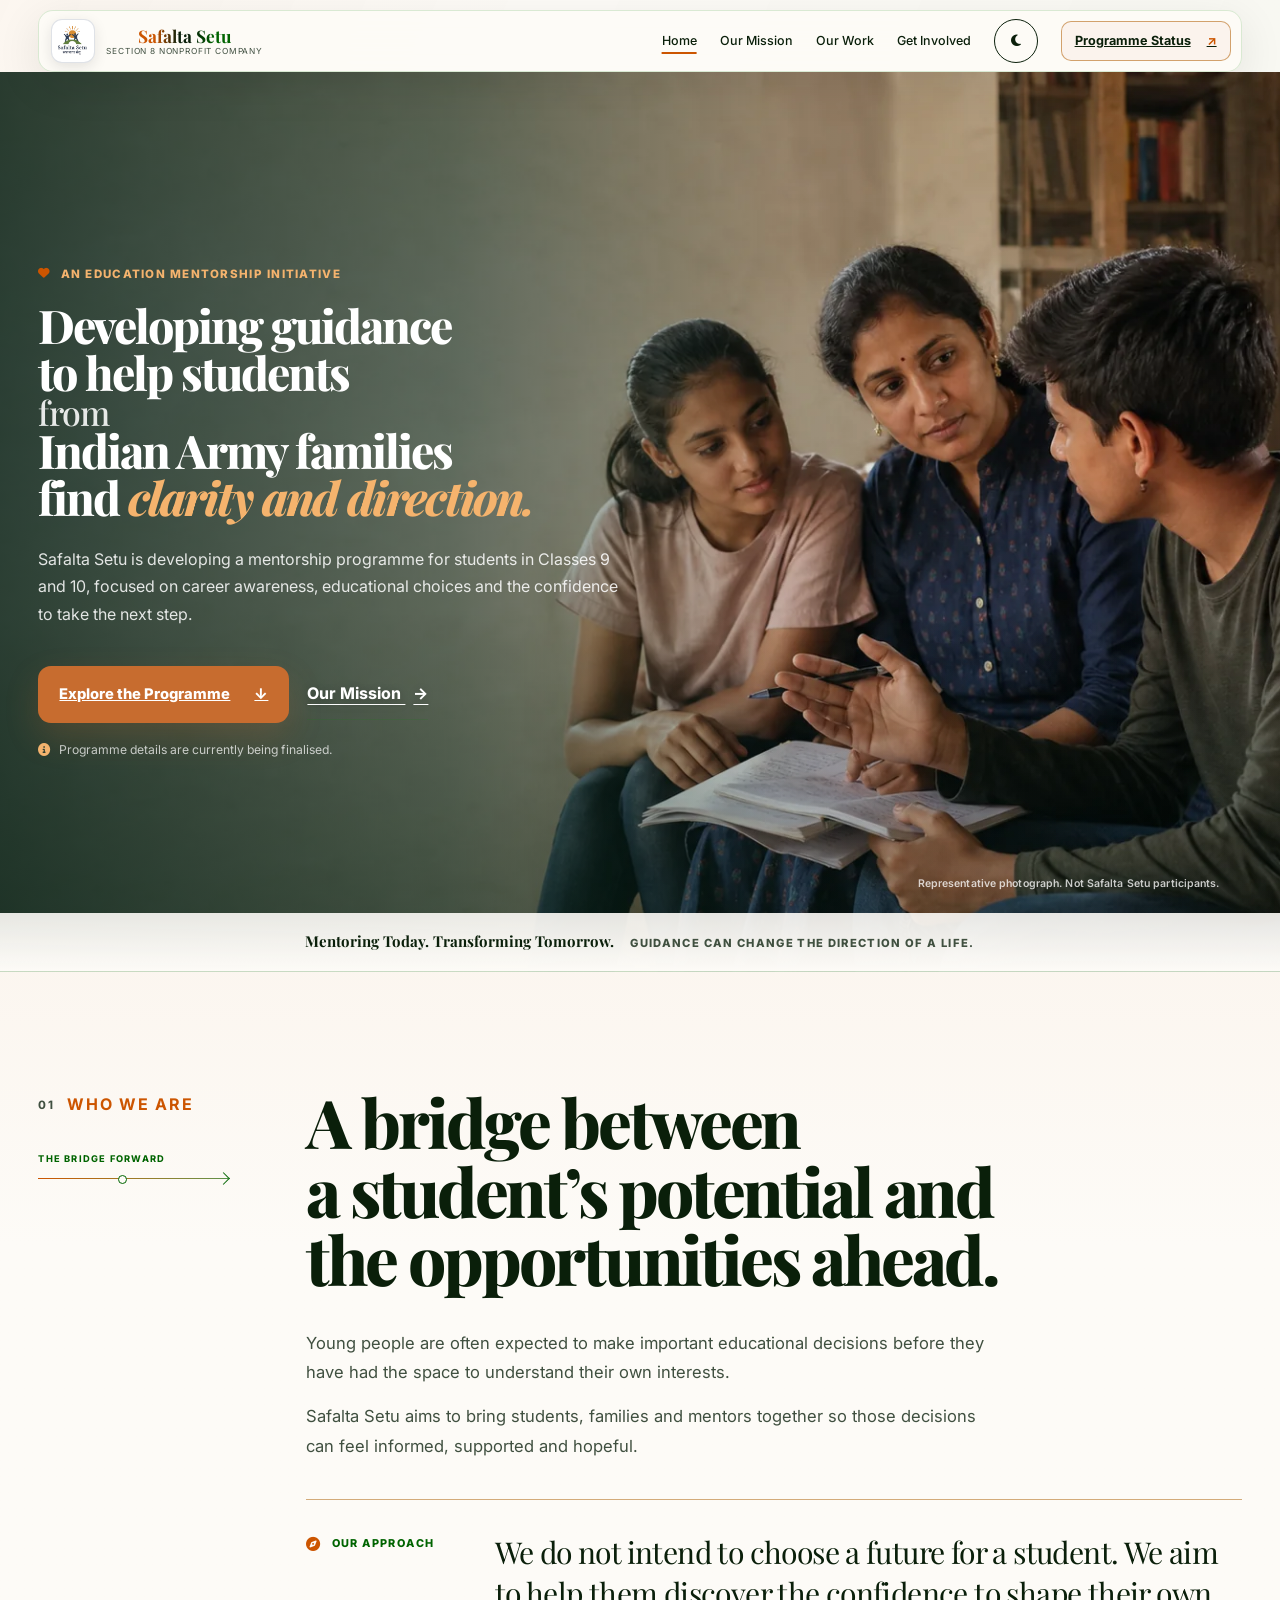
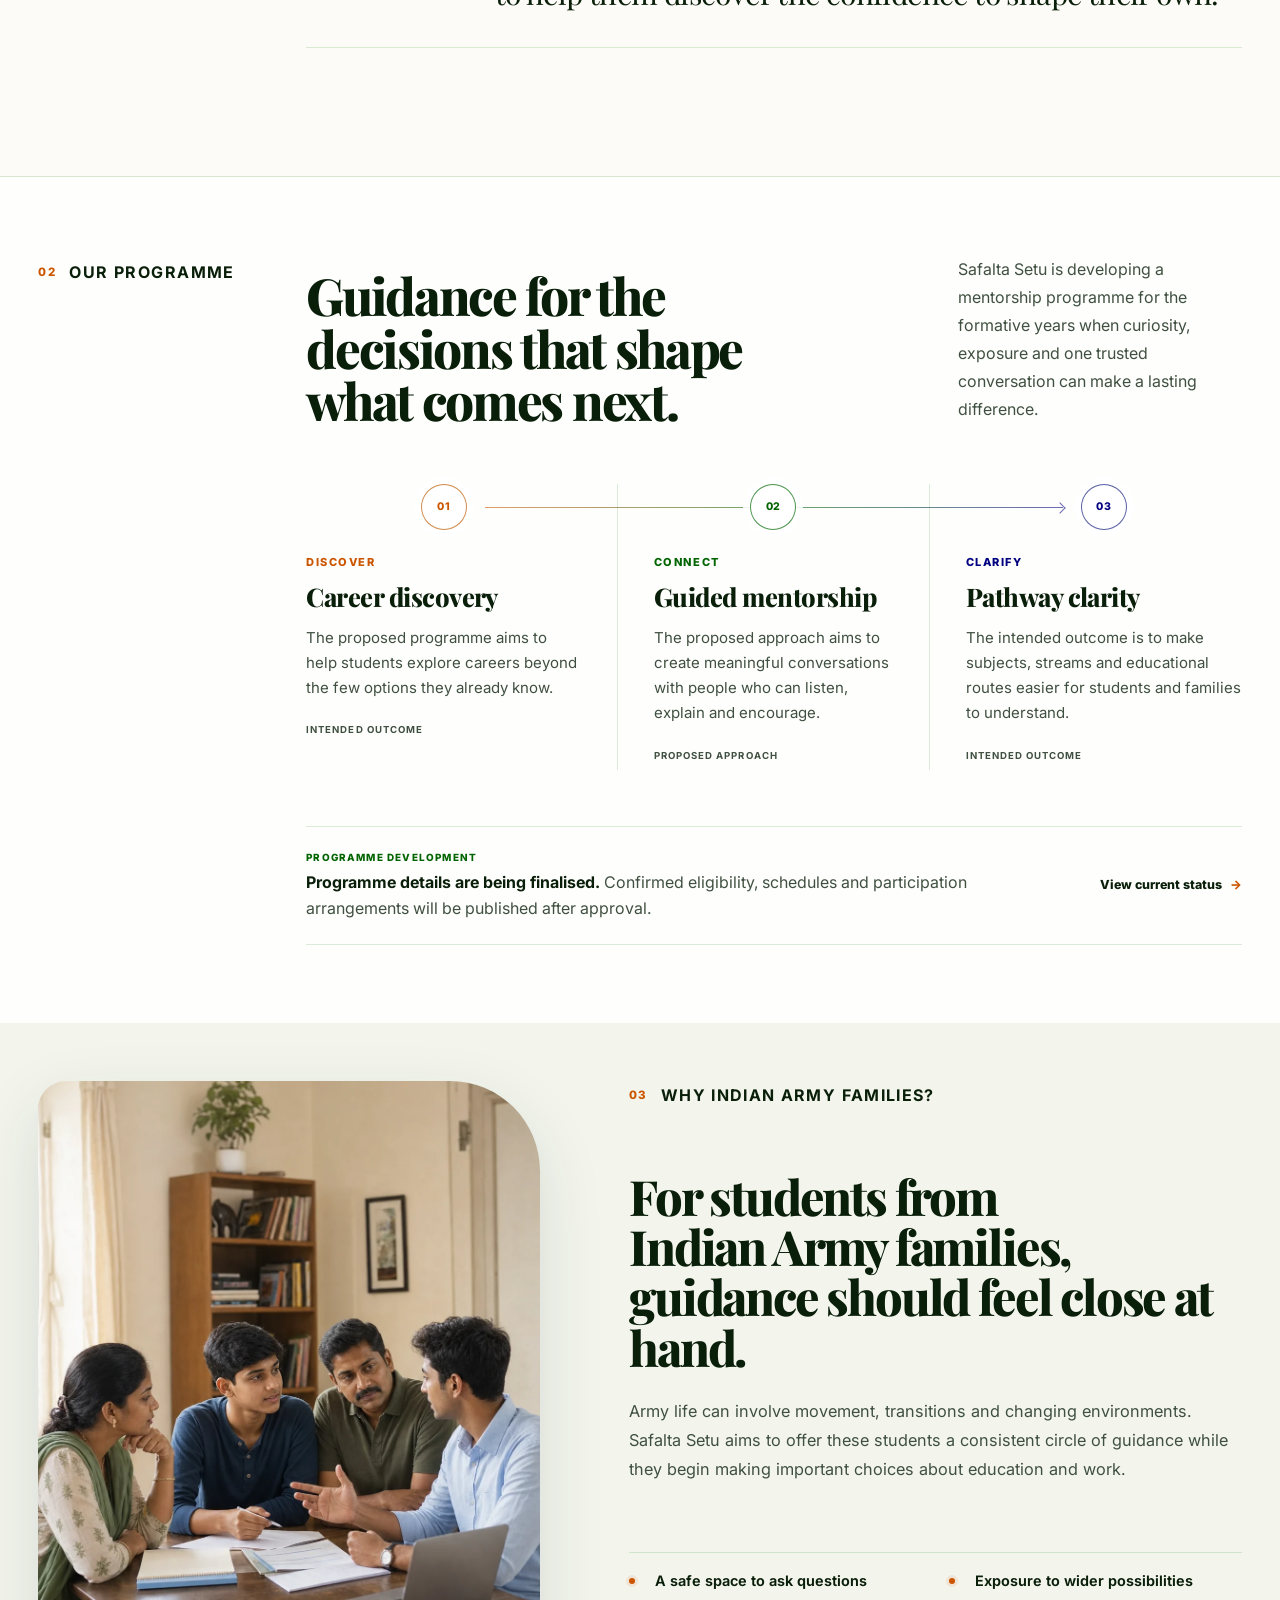
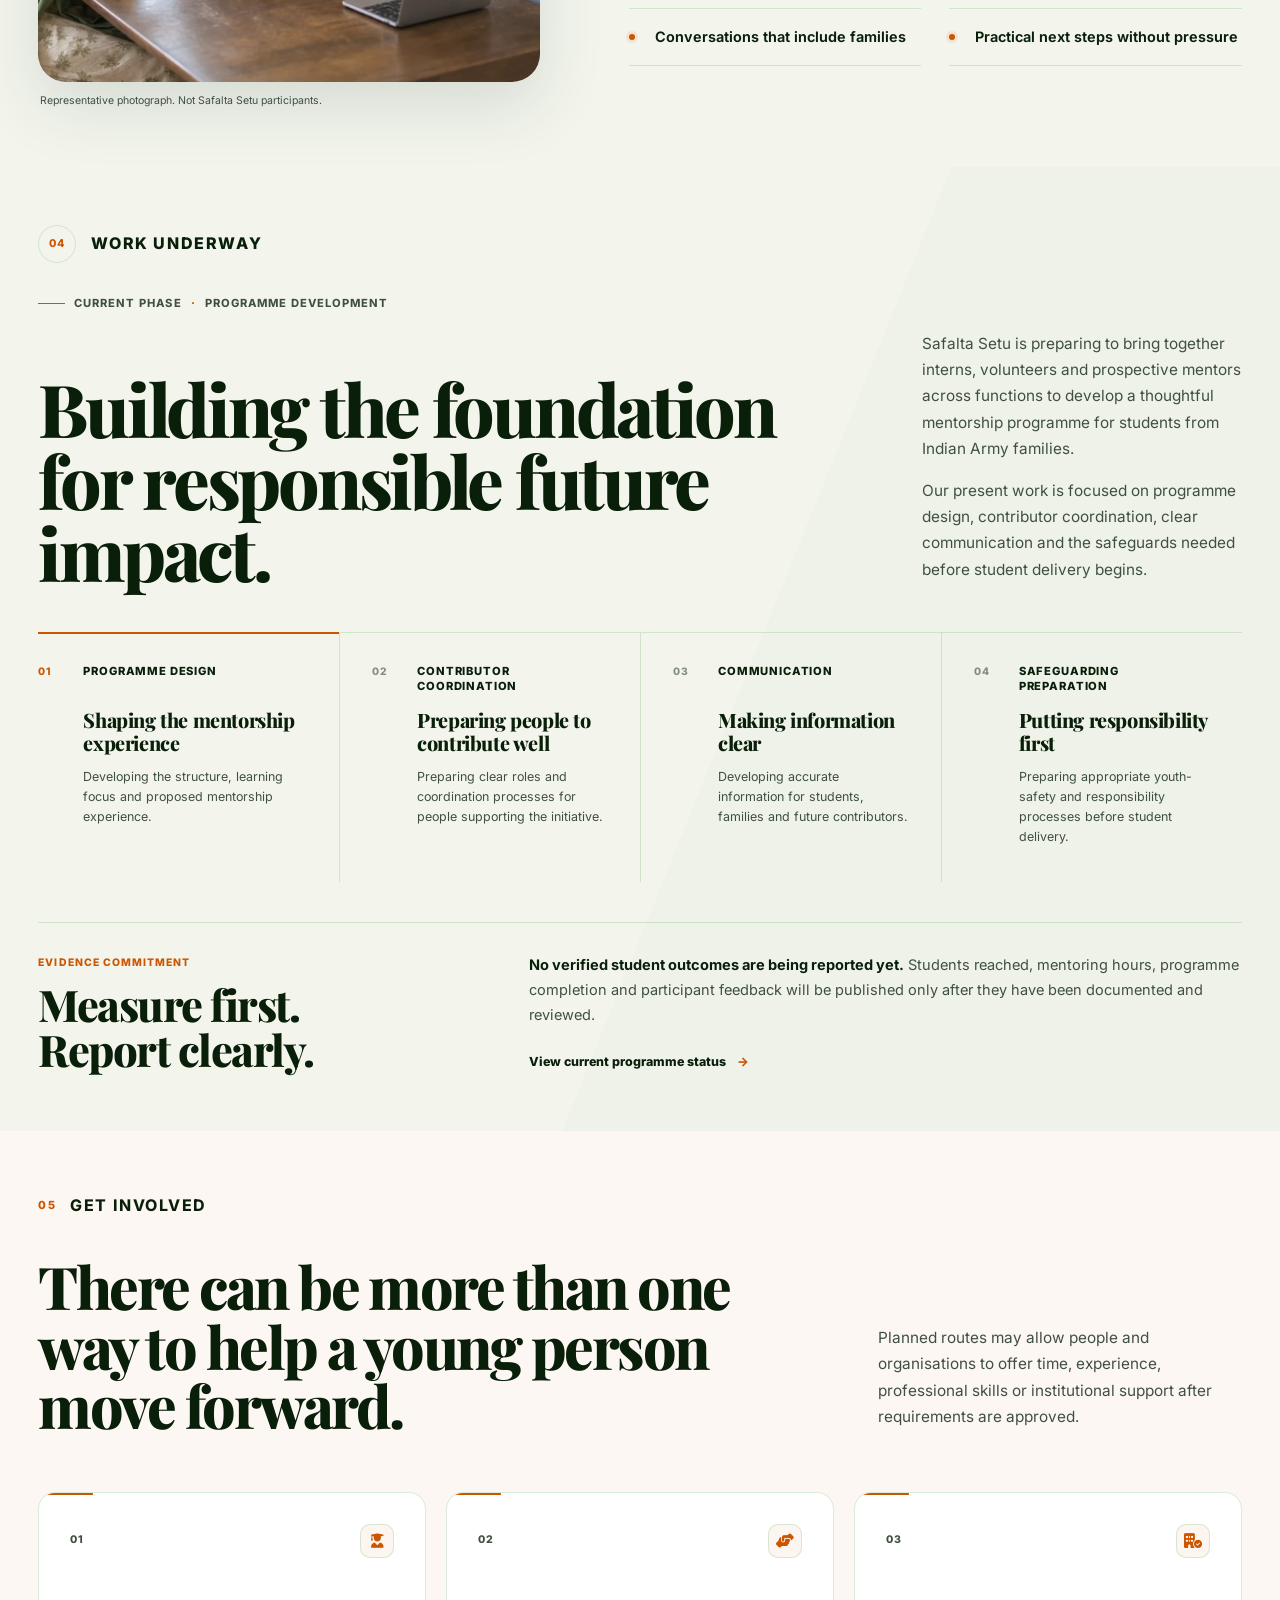
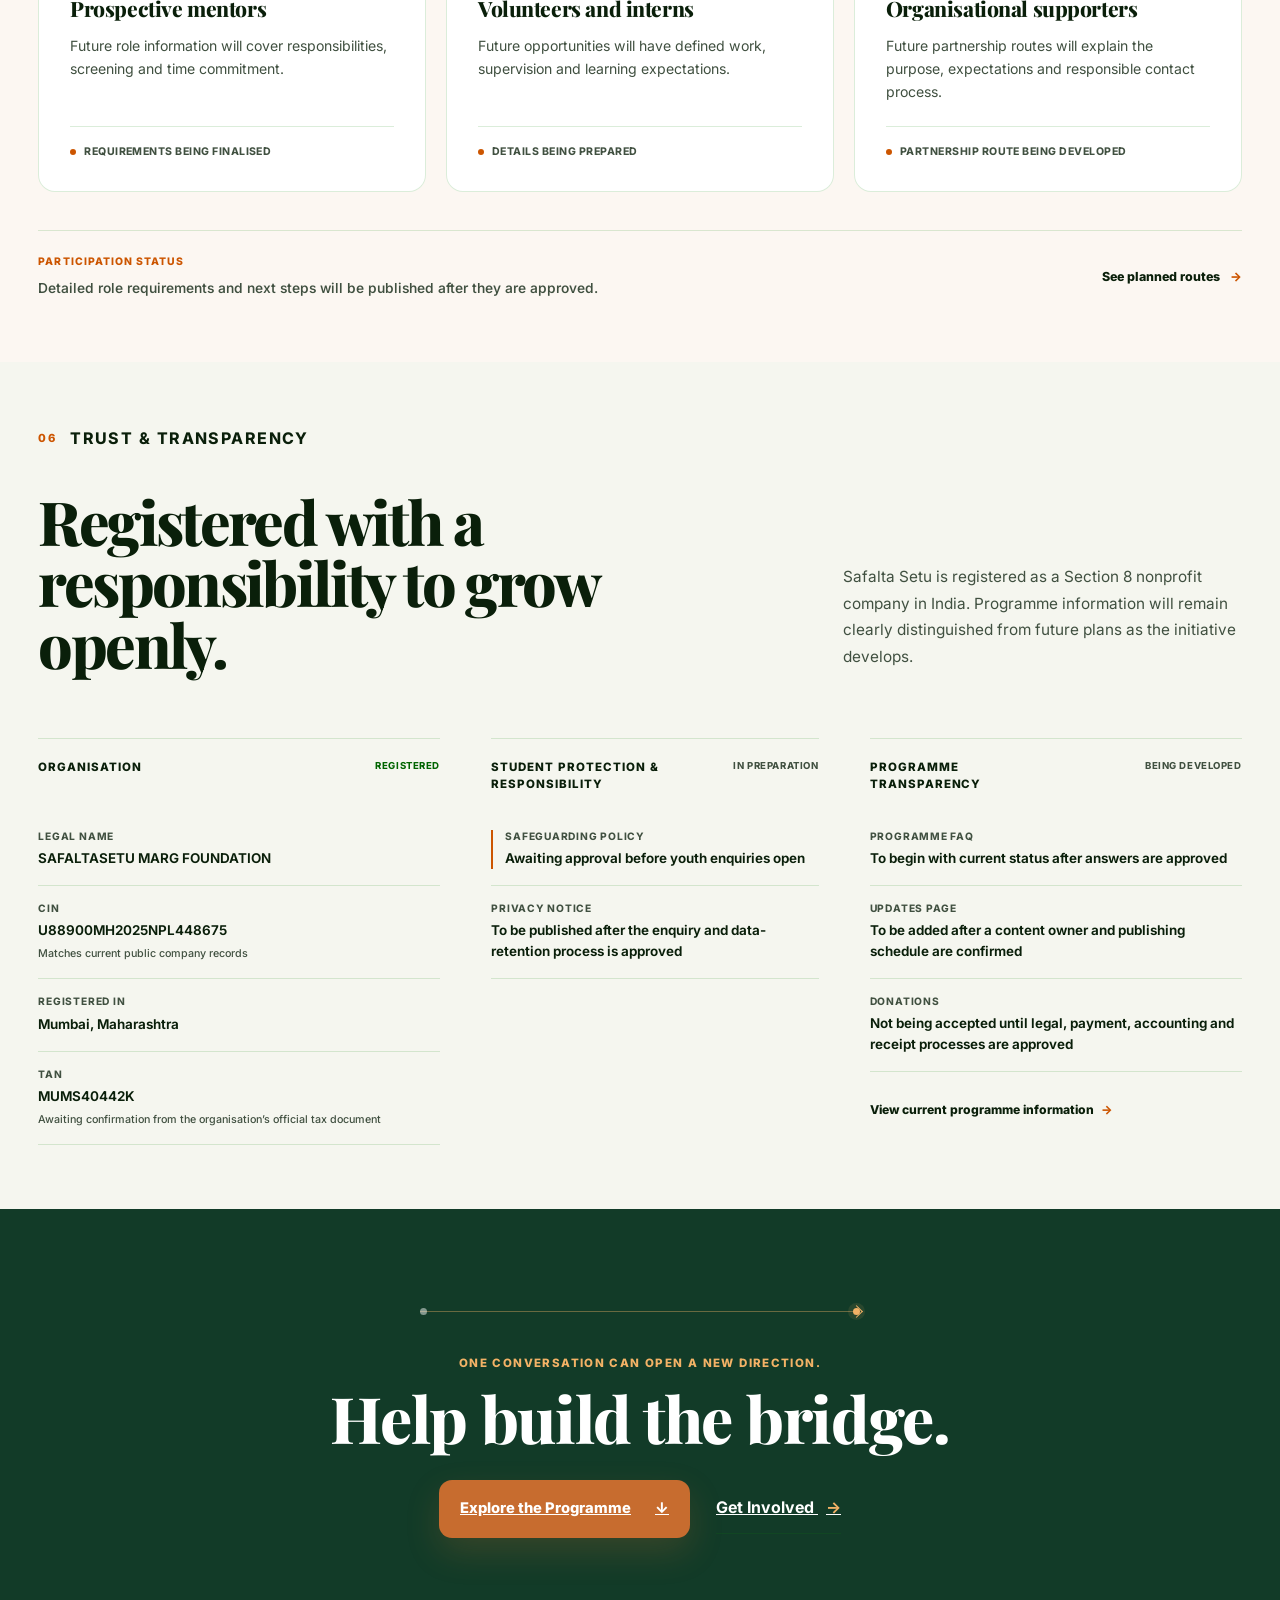
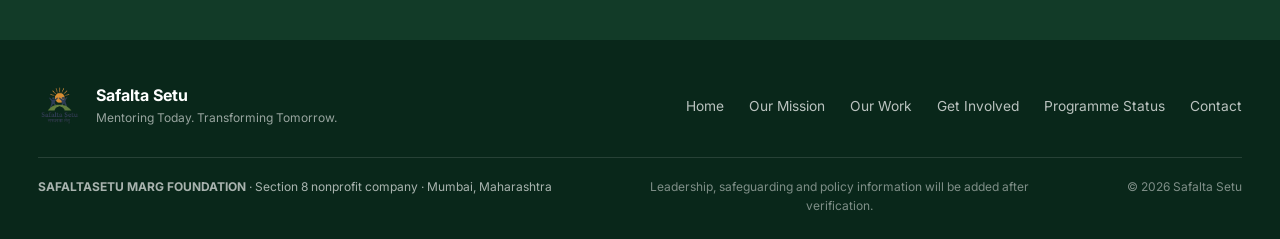
<file: index.html>
<!DOCTYPE html>
<html lang="en" data-theme="light">
<head>
    <meta charset="UTF-8">
    <meta name="viewport" content="width=device-width, initial-scale=1.0">
    <meta name="description" content="Safalta Setu is developing a mentorship programme intended to support students from Indian Army families with confidence, career awareness and direction.">
    <title>Safalta Setu | Mentoring Today. Transforming Tomorrow.</title>
    <link rel="icon" href="logo.jpg" type="image/jpeg">
    <link rel="stylesheet" href="style.css?v=mobile-hero-final">
    <link rel="stylesheet" href="https://cdnjs.cloudflare.com/ajax/libs/font-awesome/6.4.0/css/all.min.css">
</head>
<body class="ngo-home">
    <a class="skip-link" href="#main-content">Skip to content</a>
    <nav class="navbar navbar-home ngo-nav" aria-label="Primary navigation">
        <a href="index.html" class="nav-brand">
            <div class="logo-container official-logo-container"><img src="logo.jpg" width="500" height="500" alt="Safalta Setu official logo" class="nav-logo-img official-logo-img"></div>
            <span class="brand-copy"><strong>Safalta Setu</strong><small>Section 8 nonprofit company</small></span>
        </a>
        <button class="mobile-menu-btn" id="mobile-menu-trigger" aria-label="Open navigation" aria-expanded="false" aria-controls="nav-menu"><i class="fas fa-bars"></i></button>
        <div class="nav-menu" id="nav-menu">
            <a href="index.html" class="nav-link" aria-current="page">Home</a>
            <a href="vision.html" class="nav-link">Our Mission</a>
            <a href="#programmes" class="nav-link">Our Work</a>
            <a href="#get-involved" class="nav-link">Get Involved</a>
            <button id="theme-toggle" class="theme-switch" aria-label="Toggle Theme"><i class="fas fa-moon"></i></button>
            <a href="contact.html" class="nav-cta">Programme Status <span aria-hidden="true">↗</span></a>
        </div>
    </nav>

    <main id="main-content">
        <header class="ngo-hero">
            <div class="ngo-hero-backdrop" role="img" aria-label="Representative image of an Indian mentor listening to two secondary-school students during a friendly education-planning conversation"></div>
            <div class="container ngo-hero-grid">
                <div class="ngo-hero-copy reveal-group">
                    <p class="ngo-overline"><i class="fas fa-heart" aria-hidden="true"></i> An education mentorship initiative</p>
                    <h1>
                        <span class="visually-hidden">Developing guidance to help students from Indian Army families find clarity and direction.</span>
                        <span class="hero-headline-desktop" aria-hidden="true">
                            <span>Developing guidance</span>
                            <span>to help students</span>
                            <span class="hero-headline-transition">from</span>
                            <span>Indian Army families</span>
                            <span>find <em>clarity and direction.</em></span>
                        </span>
                        <span class="hero-headline-mobile" aria-hidden="true">
                            <span>Developing guidance</span>
                            <span>to help students</span>
                            <span>from Indian Army</span>
                            <span>families find clarity</span>
                            <span><em>and direction.</em></span>
                        </span>
                    </h1>
                    <p class="ngo-hero-intro">Safalta Setu is developing a mentorship programme for students in Classes 9 and 10, focused on career awareness, educational choices and the confidence to take the next step.</p>
                    <div class="hero-actions">
                        <a href="#programmes" class="btn-primary">Explore the Programme <span aria-hidden="true">↓</span></a>
                        <a href="vision.html" class="btn-text">Our Mission <span aria-hidden="true">→</span></a>
                    </div>
                    <p class="hero-status-note"><i class="fas fa-circle-info" aria-hidden="true"></i><span>Programme details are currently being finalised.</span></p>
                </div>
                <p class="ngo-hero-disclosure">Representative photograph. Not Safalta Setu participants.</p>
            </div>
            <div class="ngo-hero-ribbon"><div class="container"><p class="hero-brand-promise"><strong>Mentoring Today. Transforming Tomorrow.</strong><span>Guidance can change the direction of a life.</span></p></div></div>
        </header>

        <section class="ngo-intro section" id="who-we-are" aria-labelledby="who-we-are-heading">
            <div class="container ngo-intro-grid">
                <div class="ngo-section-label reveal-text">
                    <div><span>01</span><p>Who we are</p></div>
                    <div class="bridge-forward-mark" aria-hidden="true"><small>The bridge forward</small><i></i></div>
                </div>
                <div class="ngo-intro-copy reveal-text">
                    <h2 id="who-we-are-heading"><span>A bridge between</span><span>a student’s potential and</span><span>the opportunities ahead.</span></h2>
                    <div class="ngo-intro-body"><p>Young people are often expected to make important educational decisions before they have had the space to understand their own interests.</p><p>Safalta Setu aims to bring students, families and mentors together so those decisions can feel informed, supported and hopeful.</p></div>
                </div>
                <aside class="ngo-belief-card reveal-card" aria-label="Our approach">
                    <p class="approach-kicker"><i class="fas fa-compass" aria-hidden="true"></i> Our approach</p>
                    <blockquote>We do not intend to choose a future for a student. We aim to help them discover the confidence to shape their own.</blockquote>
                </aside>
            </div>
        </section>

        <section class="ngo-work section" id="programmes">
            <div class="container programme-editorial">
                <div class="ngo-section-label programme-section-label reveal-text">
                    <div><span>02</span><p>Our programme</p></div>
                </div>
                <div class="programme-introduction reveal-text">
                    <h2>Guidance for the decisions that shape what comes next.</h2>
                    <p>Safalta Setu is developing a mentorship programme for the formative years when curiosity, exposure and one trusted conversation can make a lasting difference.</p>
                </div>
                <div class="programme-journey" aria-label="The proposed programme journey from discovery through connection to clarity">
                    <div class="programme-journey-line" aria-hidden="true"></div>
                    <article class="programme-stage stage-discover reveal-card">
                        <div class="programme-stage-marker" aria-hidden="true"><span>01</span></div>
                        <p class="programme-stage-step">Discover</p>
                        <h3>Career discovery</h3>
                        <p>The proposed programme aims to help students explore careers beyond the few options they already know.</p>
                        <small>Intended outcome</small>
                    </article>
                    <article class="programme-stage stage-connect reveal-card">
                        <div class="programme-stage-marker" aria-hidden="true"><span>02</span></div>
                        <p class="programme-stage-step">Connect</p>
                        <h3>Guided mentorship</h3>
                        <p>The proposed approach aims to create meaningful conversations with people who can listen, explain and encourage.</p>
                        <small>Proposed approach</small>
                    </article>
                    <article class="programme-stage stage-clarify reveal-card">
                        <div class="programme-stage-marker" aria-hidden="true"><span>03</span></div>
                        <p class="programme-stage-step">Clarify</p>
                        <h3>Pathway clarity</h3>
                        <p>The intended outcome is to make subjects, streams and educational routes easier for students and families to understand.</p>
                        <small>Intended outcome</small>
                    </article>
                </div>
                <div class="programme-clarity reveal-text">
                    <div><p class="programme-development-label">Programme development</p><p><strong>Programme details are being finalised.</strong> Confirmed eligibility, schedules and participation arrangements will be published after approval.</p></div>
                    <a href="vision.html#current-status">View current status <span aria-hidden="true">→</span></a>
                </div>
            </div>
        </section>

        <section class="ngo-serve section" aria-labelledby="army-families-heading">
            <div class="container army-families-editorial">
                <div class="ngo-section-label army-section-label reveal-text">
                    <div><span>03</span><p>Why Indian Army families?</p></div>
                </div>
                <div class="army-family-copy reveal-text">
                    <h2 id="army-families-heading"><span>For students from</span><span class="army-family-audience">Indian Army families,</span><span>guidance should feel close at hand.</span></h2>
                    <p>Army life can involve movement, transitions and changing environments. Safalta Setu aims to offer these students a consistent circle of guidance while they begin making important choices about education and work.</p>
                </div>
                <figure class="army-family-visual reveal-scale">
                    <img src="army-family-guidance-v6.webp" width="1054" height="1492" alt="An Indian secondary-school student discussing educational choices with their parents and a supportive adviser">
                    <figcaption>Representative photograph. Not Safalta Setu participants.</figcaption>
                </figure>
                <ul class="army-family-support-points reveal-text">
                    <li><span aria-hidden="true"></span><p>A safe space to ask questions</p></li>
                    <li><span aria-hidden="true"></span><p>Exposure to wider possibilities</p></li>
                    <li><span aria-hidden="true"></span><p>Conversations that include families</p></li>
                    <li><span aria-hidden="true"></span><p>Practical next steps without pressure</p></li>
                </ul>
            </div>
        </section>

        <section class="foundation-impact section" id="work-underway">
            <div class="container work-underway-editorial">
                <div class="ngo-section-label work-section-label reveal-text">
                    <div><span>04</span><p>Work underway</p></div>
                </div>

                <div class="work-underway-intro reveal-text">
                    <p class="work-phase"><span aria-hidden="true"></span>Current phase <b>·</b> Programme development</p>
                    <h2>Building the foundation for responsible future impact.</h2>
                    <div class="work-intro-copy">
                        <p>Safalta Setu is preparing to bring together interns, volunteers and prospective mentors across functions to develop a thoughtful mentorship programme for students from Indian Army families.</p>
                        <p>Our present work is focused on programme design, contributor coordination, clear communication and the safeguards needed before student delivery begins.</p>
                    </div>
                </div>

                <div class="development-path" aria-label="Current programme development areas">
                    <article class="development-area reveal-text">
                        <span class="development-number">01</span>
                        <div><p class="development-label">Programme design</p><h3>Shaping the mentorship experience</h3><p>Developing the structure, learning focus and proposed mentorship experience.</p></div>
                    </article>
                    <article class="development-area reveal-text">
                        <span class="development-number">02</span>
                        <div><p class="development-label">Contributor coordination</p><h3>Preparing people to contribute well</h3><p>Preparing clear roles and coordination processes for people supporting the initiative.</p></div>
                    </article>
                    <article class="development-area reveal-text">
                        <span class="development-number">03</span>
                        <div><p class="development-label">Communication</p><h3>Making information clear</h3><p>Developing accurate information for students, families and future contributors.</p></div>
                    </article>
                    <article class="development-area reveal-text">
                        <span class="development-number">04</span>
                        <div><p class="development-label">Safeguarding preparation</p><h3>Putting responsibility first</h3><p>Preparing appropriate youth-safety and responsibility processes before student delivery.</p></div>
                    </article>
                </div>

                <aside class="impact-commitment reveal-text" aria-labelledby="evidence-heading">
                    <div class="impact-commitment-heading">
                        <p>Evidence commitment</p>
                        <h3 id="evidence-heading">Measure first.<br>Report clearly.</h3>
                    </div>
                    <div class="impact-commitment-copy">
                        <p><strong>No verified student outcomes are being reported yet.</strong> Students reached, mentoring hours, programme completion and participant feedback will be published only after they have been documented and reviewed.</p>
                        <a href="vision.html#current-status" class="ngo-arrow-link">View current programme status <span aria-hidden="true">→</span></a>
                    </div>
                </aside>
            </div>
        </section>

        <section class="ngo-involve section" id="get-involved" aria-labelledby="get-involved-heading">
            <div class="container involve-editorial">
                <div class="ngo-section-label involve-section-label reveal-text">
                    <div><span>05</span><p>Get involved</p></div>
                </div>
                <div class="involve-heading reveal-text">
                    <h2 id="get-involved-heading">There can be more than one way to help a young person move forward.</h2>
                    <p>Planned routes may allow people and organisations to offer time, experience, professional skills or institutional support after requirements are approved.</p>
                </div>
                <div class="involve-grid">
                    <a href="contact.html#future-interest-routes" class="involve-card reveal-card" aria-label="View the planned route for prospective mentors">
                        <div class="involve-card-meta"><span>01</span><i class="fas fa-user-graduate" aria-hidden="true"></i></div>
                        <h3>Prospective mentors</h3>
                        <p>Future role information will cover responsibilities, screening and time commitment.</p>
                        <p class="involve-route-status"><span aria-hidden="true"></span>Requirements being finalised</p>
                    </a>
                    <a href="contact.html#future-interest-routes" class="involve-card reveal-card" aria-label="View the planned route for volunteers and interns">
                        <div class="involve-card-meta"><span>02</span><i class="fas fa-hands-helping" aria-hidden="true"></i></div>
                        <h3>Volunteers and interns</h3>
                        <p>Future opportunities will have defined work, supervision and learning expectations.</p>
                        <p class="involve-route-status"><span aria-hidden="true"></span>Details being prepared</p>
                    </a>
                    <a href="contact.html#future-interest-routes" class="involve-card reveal-card" aria-label="View the planned route for organisational supporters">
                        <div class="involve-card-meta"><span>03</span><i class="fas fa-building-circle-check" aria-hidden="true"></i></div>
                        <h3>Organisational supporters</h3>
                        <p>Future partnership routes will explain the purpose, expectations and responsible contact process.</p>
                        <p class="involve-route-status"><span aria-hidden="true"></span>Partnership route being developed</p>
                    </a>
                </div>
                <aside class="participation-status reveal-text">
                    <div><p>Participation status</p><strong>Detailed role requirements and next steps will be published after they are approved.</strong></div>
                    <a href="contact.html#future-interest-routes">See planned routes <span aria-hidden="true">→</span></a>
                </aside>
            </div>
        </section>

        <section class="ngo-trust section" aria-labelledby="trust-heading">
            <div class="container trust-editorial">
                <div class="ngo-section-label trust-section-label reveal-text">
                    <div><span>06</span><p>Trust &amp; transparency</p></div>
                </div>
                <div class="trust-heading reveal-text">
                    <h2 id="trust-heading">Registered with a responsibility to grow openly.</h2>
                    <p>Safalta Setu is registered as a Section 8 nonprofit company in India. Programme information will remain clearly distinguished from future plans as the initiative develops.</p>
                </div>
                <div class="trust-groups">
                    <article class="trust-group trust-organisation reveal-text">
                        <header><p>Organisation</p><span>Registered</span></header>
                        <dl>
                            <div><dt>Legal name</dt><dd>SAFALTASETU MARG FOUNDATION</dd></div>
                            <div><dt>CIN</dt><dd>U88900MH2025NPL448675<small>Matches current public company records</small></dd></div>
                            <div><dt>Registered in</dt><dd>Mumbai, Maharashtra</dd></div>
                            <div><dt>TAN</dt><dd>MUMS40442K<small>Awaiting confirmation from the organisation’s official tax document</small></dd></div>
                        </dl>
                    </article>
                    <article class="trust-group trust-protection reveal-text">
                        <header><p>Student protection &amp; responsibility</p><span>In preparation</span></header>
                        <dl>
                            <div class="trust-priority"><dt>Safeguarding policy</dt><dd>Awaiting approval before youth enquiries open</dd></div>
                            <div><dt>Privacy notice</dt><dd>To be published after the enquiry and data-retention process is approved</dd></div>
                        </dl>
                    </article>
                    <article class="trust-group trust-programme reveal-text">
                        <header><p>Programme transparency</p><span>Being developed</span></header>
                        <dl>
                            <div><dt>Programme FAQ</dt><dd>To begin with current status after answers are approved</dd></div>
                            <div><dt>Updates page</dt><dd>To be added after a content owner and publishing schedule are confirmed</dd></div>
                            <div><dt>Donations</dt><dd>Not being accepted until legal, payment, accounting and receipt processes are approved</dd></div>
                        </dl>
                        <a class="trust-status-link" href="contact.html">View current programme information <span aria-hidden="true">→</span></a>
                    </article>
                </div>
            </div>
        </section>

        <section class="ngo-final-cta" aria-labelledby="final-cta-heading">
            <div class="container">
                <div class="final-cta-path" aria-hidden="true"><span></span></div>
                <p class="reveal-text">One conversation can open a new direction.</p>
                <h2 id="final-cta-heading" class="reveal-text">Help build the bridge.</h2>
                <div class="final-cta-actions reveal-text">
                    <a href="#programmes" class="btn-primary">Explore the Programme <span aria-hidden="true">↓</span></a>
                    <a href="#get-involved" class="btn-text">Get Involved <span aria-hidden="true">→</span></a>
                </div>
            </div>
        </section>
    </main>

    <footer class="ngo-footer">
        <div class="container">
            <div class="ngo-footer-top">
                <a class="footer-brand" href="index.html" aria-label="Safalta Setu home">
                    <img src="logo.jpg" width="500" height="500" alt="">
                    <span><strong>Safalta Setu</strong><small>Mentoring Today. Transforming Tomorrow.</small></span>
                </a>
                <nav class="footer-links" aria-label="Footer navigation">
                    <a href="index.html">Home</a>
                    <a href="vision.html">Our Mission</a>
                    <a href="#programmes">Our Work</a>
                    <a href="#get-involved">Get Involved</a>
                    <a href="contact.html">Programme Status</a>
                    <a href="contact.html#future-interest-routes">Contact</a>
                </nav>
            </div>
            <div class="ngo-footer-bottom">
                <span><strong>SAFALTASETU MARG FOUNDATION</strong> · Section 8 nonprofit company · Mumbai, Maharashtra</span>
                <span>Leadership, safeguarding and policy information will be added after verification.</span>
                <span>© 2026 Safalta Setu</span>
            </div>
        </div>
    </footer>
    <script src="script.js?v=7"></script>
</body>
</html>
</file>
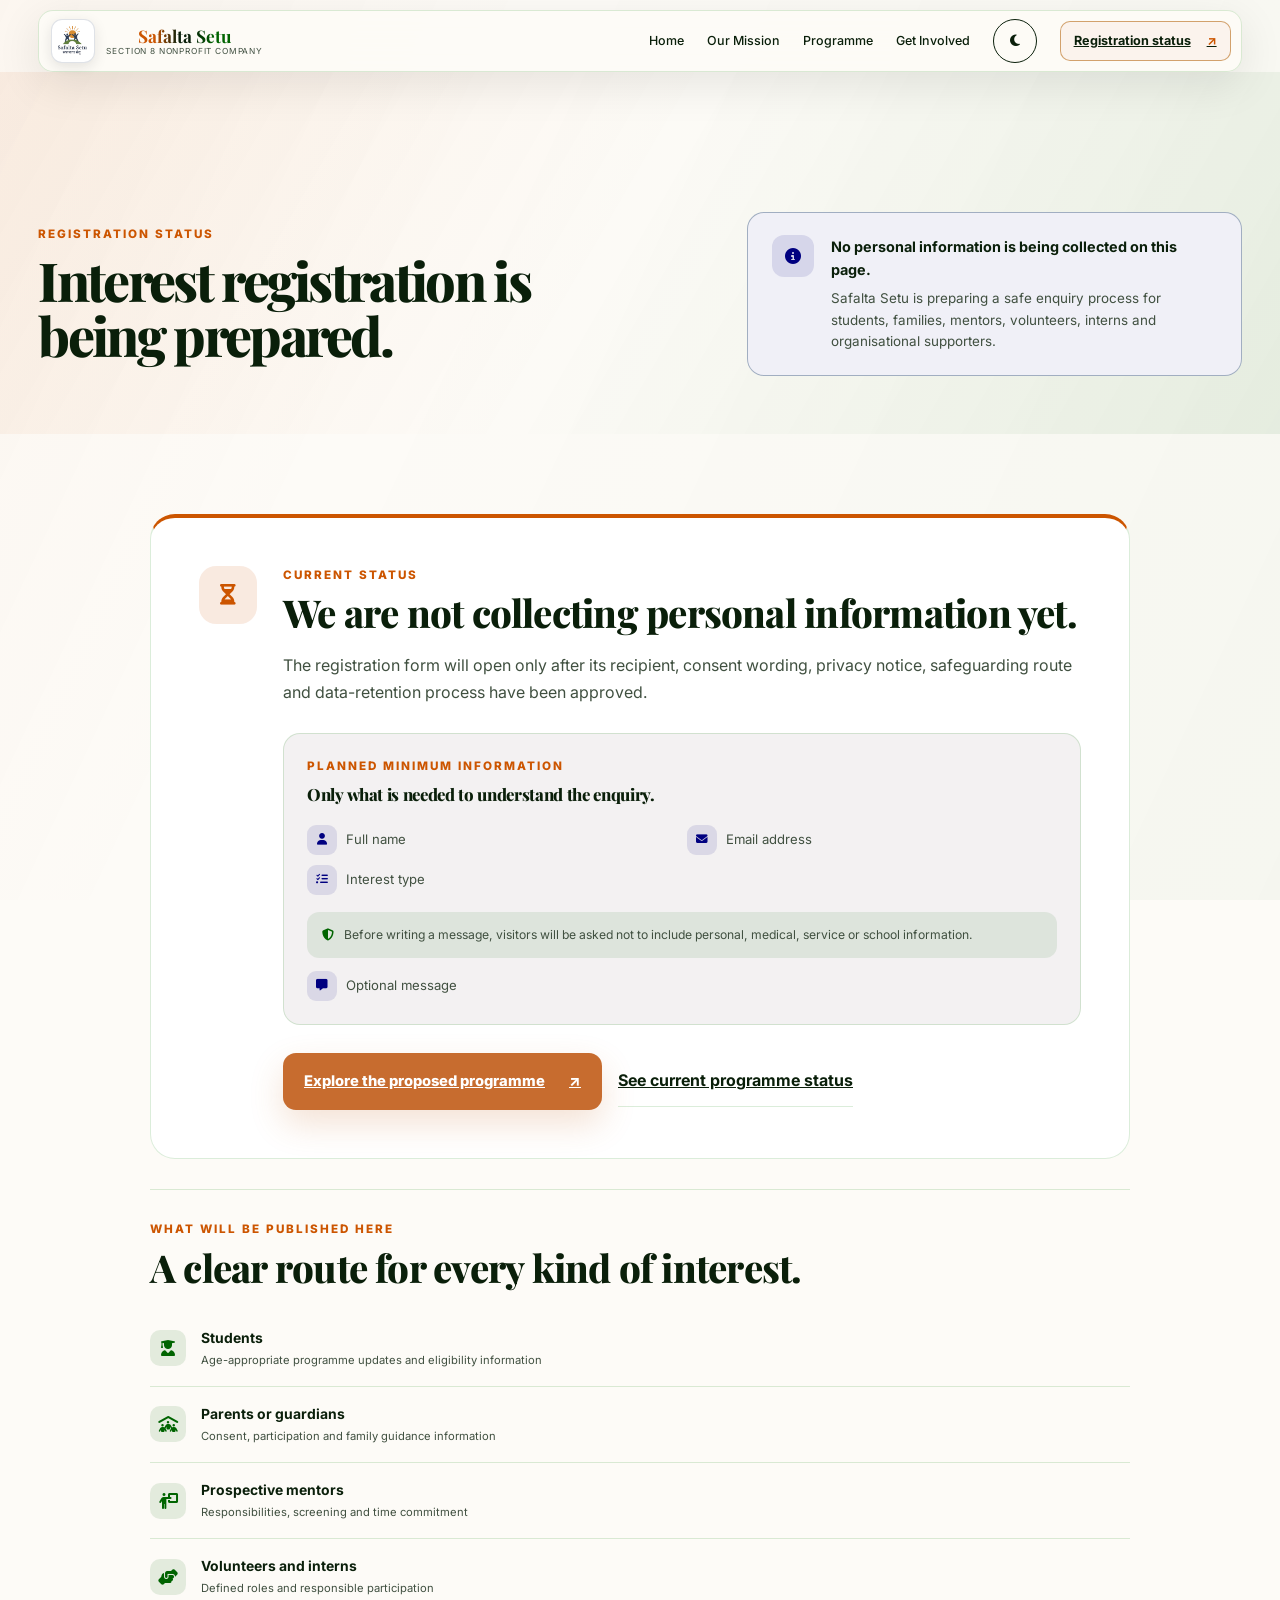
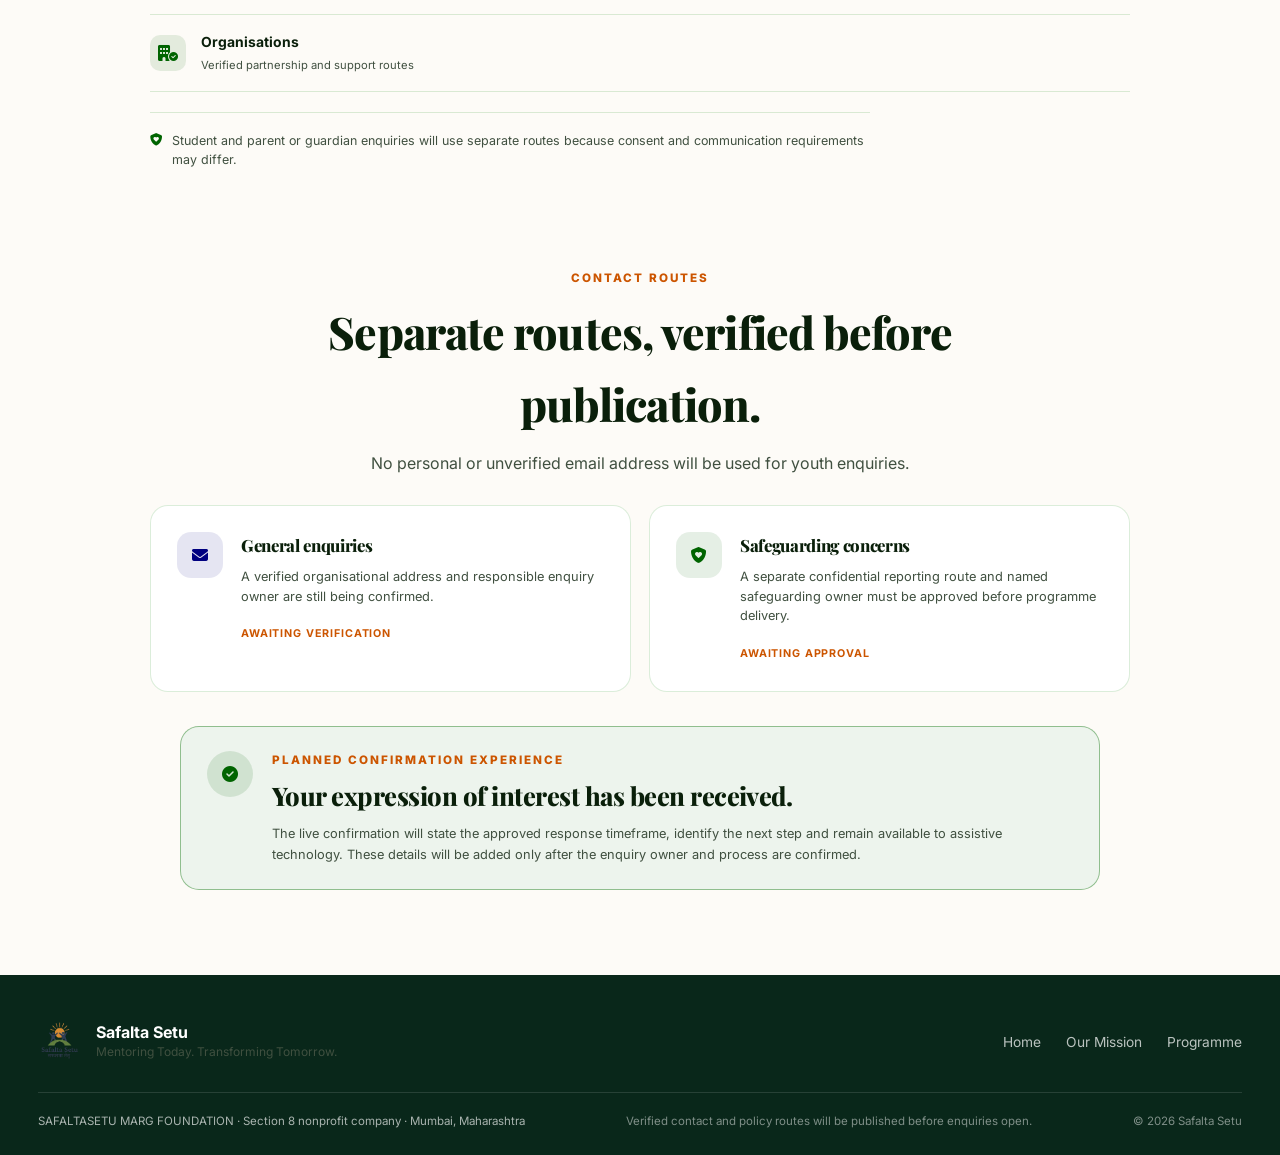
<file: contact.html>
<!DOCTYPE html><html lang="en" data-theme="light"><head><meta charset="UTF-8"><meta name="viewport" content="width=device-width, initial-scale=1.0"><meta name="description" content="Learn when Safalta Setu interest registration will open for students, families, mentors, volunteers, interns and supporters."><title>Registration Status | Safalta Setu</title><link rel="stylesheet" href="style.css?v=mobile2"><link rel="stylesheet" href="https://cdnjs.cloudflare.com/ajax/libs/font-awesome/6.4.0/css/all.min.css"></head>
<body class="ngo-home contact-page"><a class="skip-link" href="#main-content">Skip to content</a>
<nav class="navbar navbar-home ngo-nav" aria-label="Primary navigation"><a href="index.html" class="nav-brand"><div class="logo-container official-logo-container"><img src="logo.jpg" alt="Safalta Setu official logo" class="nav-logo-img official-logo-img"></div><span class="brand-copy"><strong>Safalta Setu</strong><small>Section 8 nonprofit company</small></span></a><button class="mobile-menu-btn" id="mobile-menu-trigger" aria-label="Open navigation" aria-expanded="false" aria-controls="nav-menu"><i class="fas fa-bars"></i></button><div class="nav-menu" id="nav-menu"><a href="index.html" class="nav-link">Home</a><a href="vision.html" class="nav-link">Our Mission</a><a href="index.html#programmes" class="nav-link">Programme</a><a href="index.html#get-involved" class="nav-link">Get Involved</a><button id="theme-toggle" class="theme-switch" aria-label="Toggle Theme"><i class="fas fa-moon"></i></button><a href="contact.html" class="nav-cta" aria-current="page">Registration status <span aria-hidden="true">↗</span></a></div></nav>
<main id="main-content"><header class="contact-hero contact-holding-hero"><div class="container contact-utility-hero"><div><p class="section-kicker">Registration status</p><h1>Interest registration is being prepared.</h1></div><div class="contact-hero-guidance"><span><i class="fas fa-circle-info" aria-hidden="true"></i></span><div><strong>No personal information is being collected on this page.</strong><p>Safalta Setu is preparing a safe enquiry process for students, families, mentors, volunteers, interns and organisational supporters.</p></div></div></div></header>
<section class="contact-main"><div class="container holding-layout"><article class="holding-status-card"><span class="holding-status-icon"><i class="fas fa-hourglass-half" aria-hidden="true"></i></span><div><p class="section-kicker">Current status</p><h2>We are not collecting personal information yet.</h2><p>The registration form will open only after its recipient, consent wording, privacy notice, safeguarding route and data-retention process have been approved.</p><div class="planned-fields" id="planned-fields"><p class="section-kicker">Planned minimum information</p><h3>Only what is needed to understand the enquiry.</h3><ul><li><i class="fas fa-user" aria-hidden="true"></i><span>Full name</span></li><li><i class="fas fa-envelope" aria-hidden="true"></i><span>Email address</span></li><li><i class="fas fa-list-check" aria-hidden="true"></i><span>Interest type</span></li></ul><p class="planned-message-warning"><i class="fas fa-shield-halved" aria-hidden="true"></i><span>Before writing a message, visitors will be asked not to include personal, medical, service or school information.</span></p><ul class="planned-message-field"><li><i class="fas fa-message" aria-hidden="true"></i><span>Optional message</span></li></ul></div><div class="holding-actions"><a href="index.html#programmes" class="btn-primary">Explore the proposed programme <span aria-hidden="true">↗</span></a><a href="vision.html#current-status" class="btn-text">See current programme status</a></div></div></article><aside class="holding-next" id="future-interest-routes"><p class="section-kicker">What will be published here</p><h2>A clear route for every kind of interest.</h2><div class="contact-audiences" aria-label="Future ways to register interest"><div><i class="fas fa-user-graduate"></i><span><strong>Students</strong><small>Age-appropriate programme updates and eligibility information</small></span></div><div><i class="fas fa-people-roof"></i><span><strong>Parents or guardians</strong><small>Consent, participation and family guidance information</small></span></div><div><i class="fas fa-person-chalkboard"></i><span><strong>Prospective mentors</strong><small>Responsibilities, screening and time commitment</small></span></div><div><i class="fas fa-hands-helping"></i><span><strong>Volunteers and interns</strong><small>Defined roles and responsible participation</small></span></div><div><i class="fas fa-building-circle-check"></i><span><strong>Organisations</strong><small>Verified partnership and support routes</small></span></div></div><p class="audience-separation-note"><i class="fas fa-shield-heart" aria-hidden="true"></i><span>Student and parent or guardian enquiries will use separate routes because consent and communication requirements may differ.</span></p></aside></div></section></main>
<section class="contact-routes-section" id="contact-routes" aria-labelledby="contact-routes-title"><div class="container"><div class="contact-routes-heading"><p class="section-kicker">Contact routes</p><h2 id="contact-routes-title">Separate routes, verified before publication.</h2><p>No personal or unverified email address will be used for youth enquiries.</p></div><div class="contact-route-grid"><article><span><i class="fas fa-envelope" aria-hidden="true"></i></span><div><h3>General enquiries</h3><p>A verified organisational address and responsible enquiry owner are still being confirmed.</p><strong>Awaiting verification</strong></div></article><article><span><i class="fas fa-shield-heart" aria-hidden="true"></i></span><div><h3>Safeguarding concerns</h3><p>A separate confidential reporting route and named safeguarding owner must be approved before programme delivery.</p><strong>Awaiting approval</strong></div></article></div></div></section>
<section class="confirmation-plan-section" aria-labelledby="confirmation-plan-title"><div class="container"><div class="planned-confirmation" id="planned-confirmation"><span><i class="fas fa-circle-check" aria-hidden="true"></i></span><div><p class="section-kicker">Planned confirmation experience</p><h2 id="confirmation-plan-title">Your expression of interest has been received.</h2><p>The live confirmation will state the approved response timeframe, identify the next step and remain available to assistive technology. These details will be added only after the enquiry owner and process are confirmed.</p></div></div></div></section>
<footer class="ngo-footer"><div class="container"><div class="ngo-footer-top"><div class="footer-brand"><img src="logo.jpg" alt="Safalta Setu"><div><strong>Safalta Setu</strong><span>Mentoring Today. Transforming Tomorrow.</span></div></div><div class="footer-links"><a href="index.html">Home</a><a href="vision.html">Our Mission</a><a href="index.html#programmes">Programme</a></div></div><div class="ngo-footer-bottom"><span>SAFALTASETU MARG FOUNDATION · Section 8 nonprofit company · Mumbai, Maharashtra</span><span>Verified contact and policy routes will be published before enquiries open.</span><span>© 2026 Safalta Setu</span></div></div></footer><script src="script.js?v=7"></script></body></html>
</file>
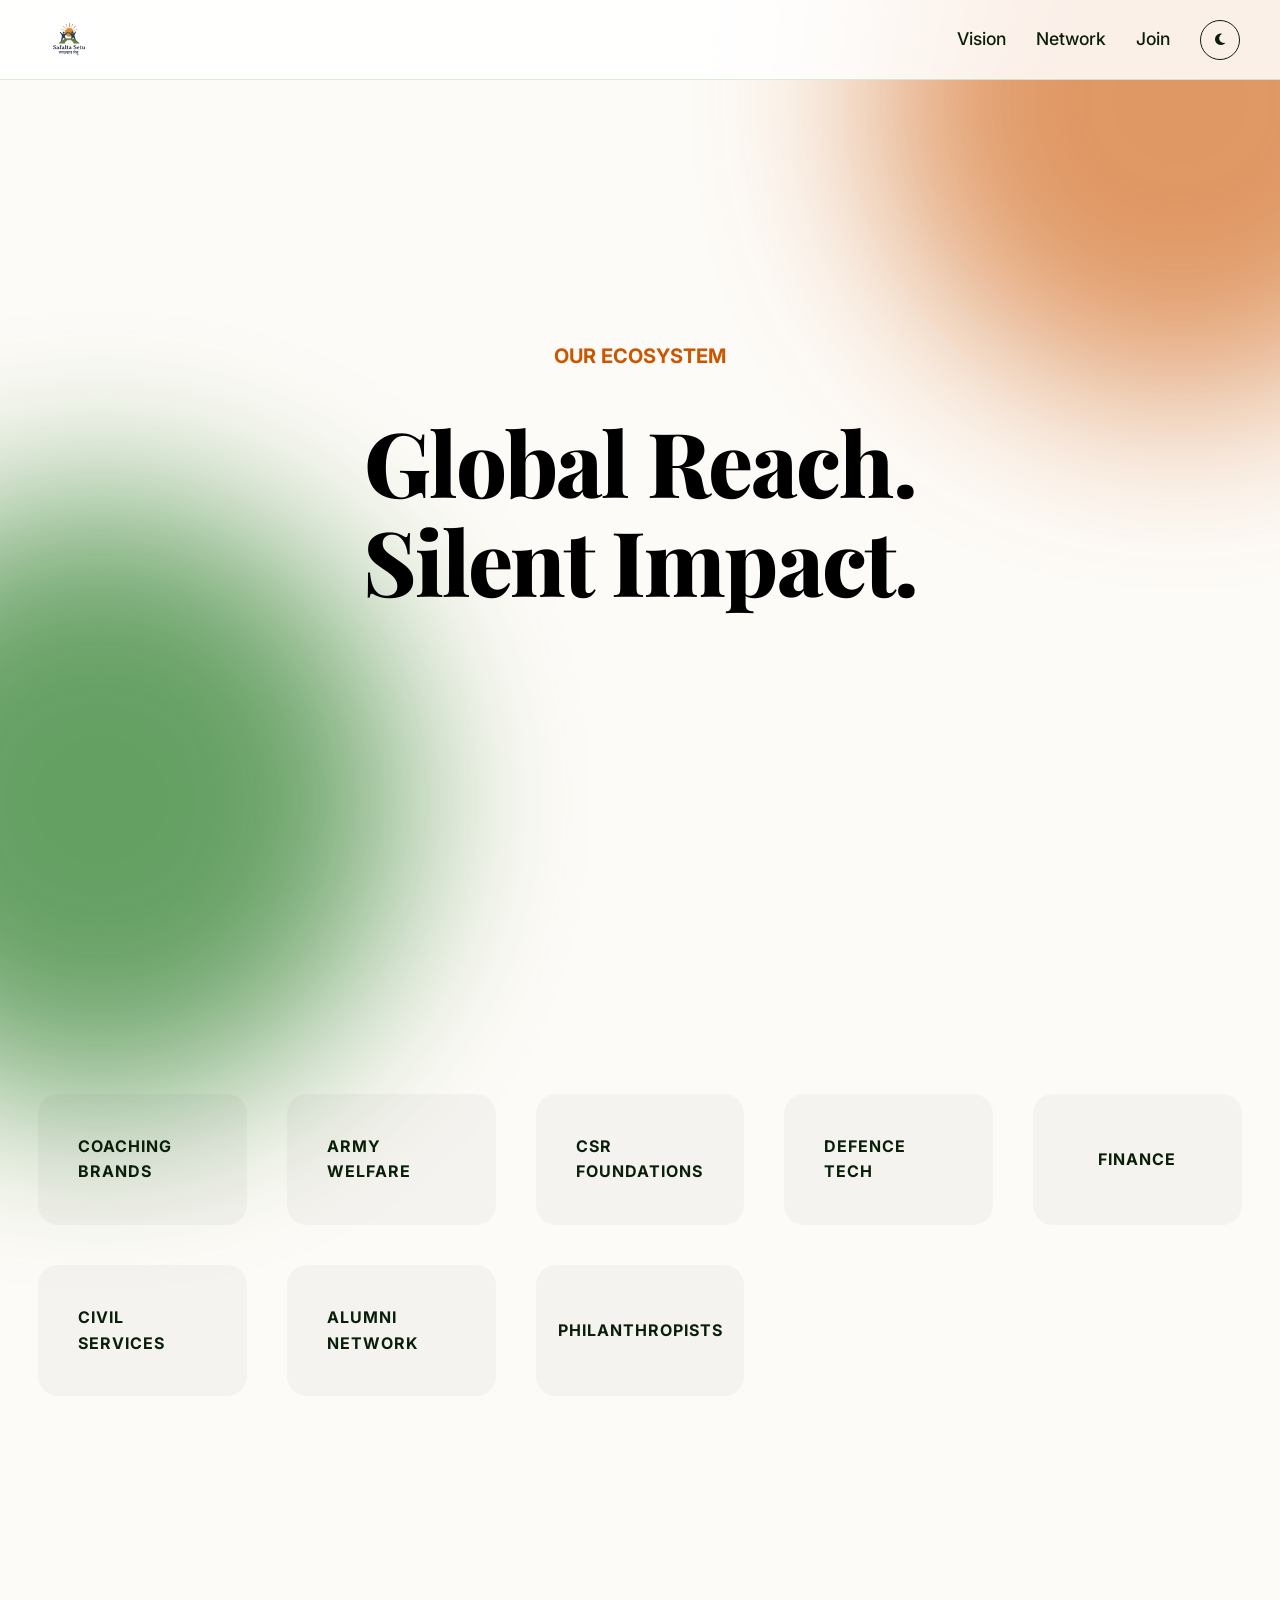
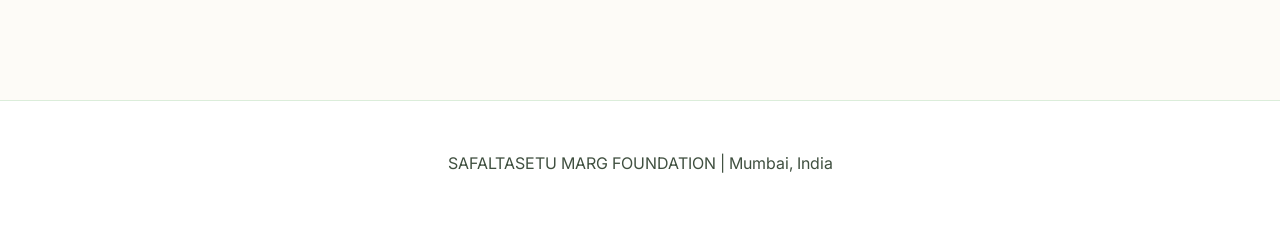
<file: partners.html>
<!DOCTYPE html>
<html lang="en" data-theme="dark">

<head>
    <meta charset="UTF-8">
    <meta name="viewport" content="width=device-width, initial-scale=1.0">
    <title>Network | SafaltaSetu</title>
    <link rel="stylesheet" href="style.css?v=mobile2">
    <link rel="stylesheet" href="https://cdnjs.cloudflare.com/ajax/libs/font-awesome/6.4.0/css/all.min.css">
</head>

<body>

    <!-- STREAKS -->
    <div class="light-streak streak-saffron"></div>
    <div class="light-streak streak-green"></div>

    <!-- ANIMATION UNITS (THE SQUADRON) -->
    <div class="jet jet-1"></div>
    <div class="jet jet-2"></div>
    <div class="jet jet-3"></div>

    <nav class="navbar">
        <a href="index.html" class="nav-brand">
            <div class="logo-container">
                <img src="logo.jpg" alt="Safalta Setu" class="nav-logo-img">
            </div>
        </a>

        <!-- Hamburger Icon for Mobile -->
        <div class="mobile-menu-btn" id="mobile-menu-trigger">
            <i class="fas fa-bars"></i>
        </div>

        <div class="nav-menu" id="nav-menu">
            <a href="vision.html" class="nav-link">Vision</a>
            <a href="partners.html" class="nav-link">Network</a>
            <a href="contact.html" class="nav-link">Join</a>
            <button id="theme-toggle" class="theme-switch"><i class="fas fa-sun"></i></button>
        </div>
    </nav>

    <header class="section center-text">
        <div class="container" style="position: relative; z-index: 2;">
            <p class="subtitle" style="color: var(--saffron-glow); font-weight: 700;">OUR ECOSYSTEM</p>
            <h1 class="display-text tricolor-text">Global Reach.<br>Silent Impact.</h1>
        </div>
    </header>

    <section class="section" style="padding-top: 0;">
        <div class="container">
            <!-- PARTNERS GRID: Fixed to have NO OUTLINES, just glass fill -->
            <div class="grid" style="grid-template-columns: repeat(auto-fit, minmax(200px, 1fr));">
                <div class="glass-card partner-box">COACHING BRANDS</div>
                <div class="glass-card partner-box">ARMY WELFARE</div>
                <div class="glass-card partner-box">CSR FOUNDATIONS</div>
                <div class="glass-card partner-box">DEFENCE TECH</div>
                <div class="glass-card partner-box">FINANCE</div>
                <div class="glass-card partner-box">CIVIL SERVICES</div>
                <div class="glass-card partner-box">ALUMNI NETWORK</div>
                <div class="glass-card partner-box">PHILANTHROPISTS</div>
            </div>
        </div>
    </section>

    <footer class="footer-minimal">
        <div class="container">
            SAFALTASETU MARG FOUNDATION | Mumbai, India
        </div>
    </footer>

    <script src="script.js?v=7"></script>
</body>

</html>
</file>
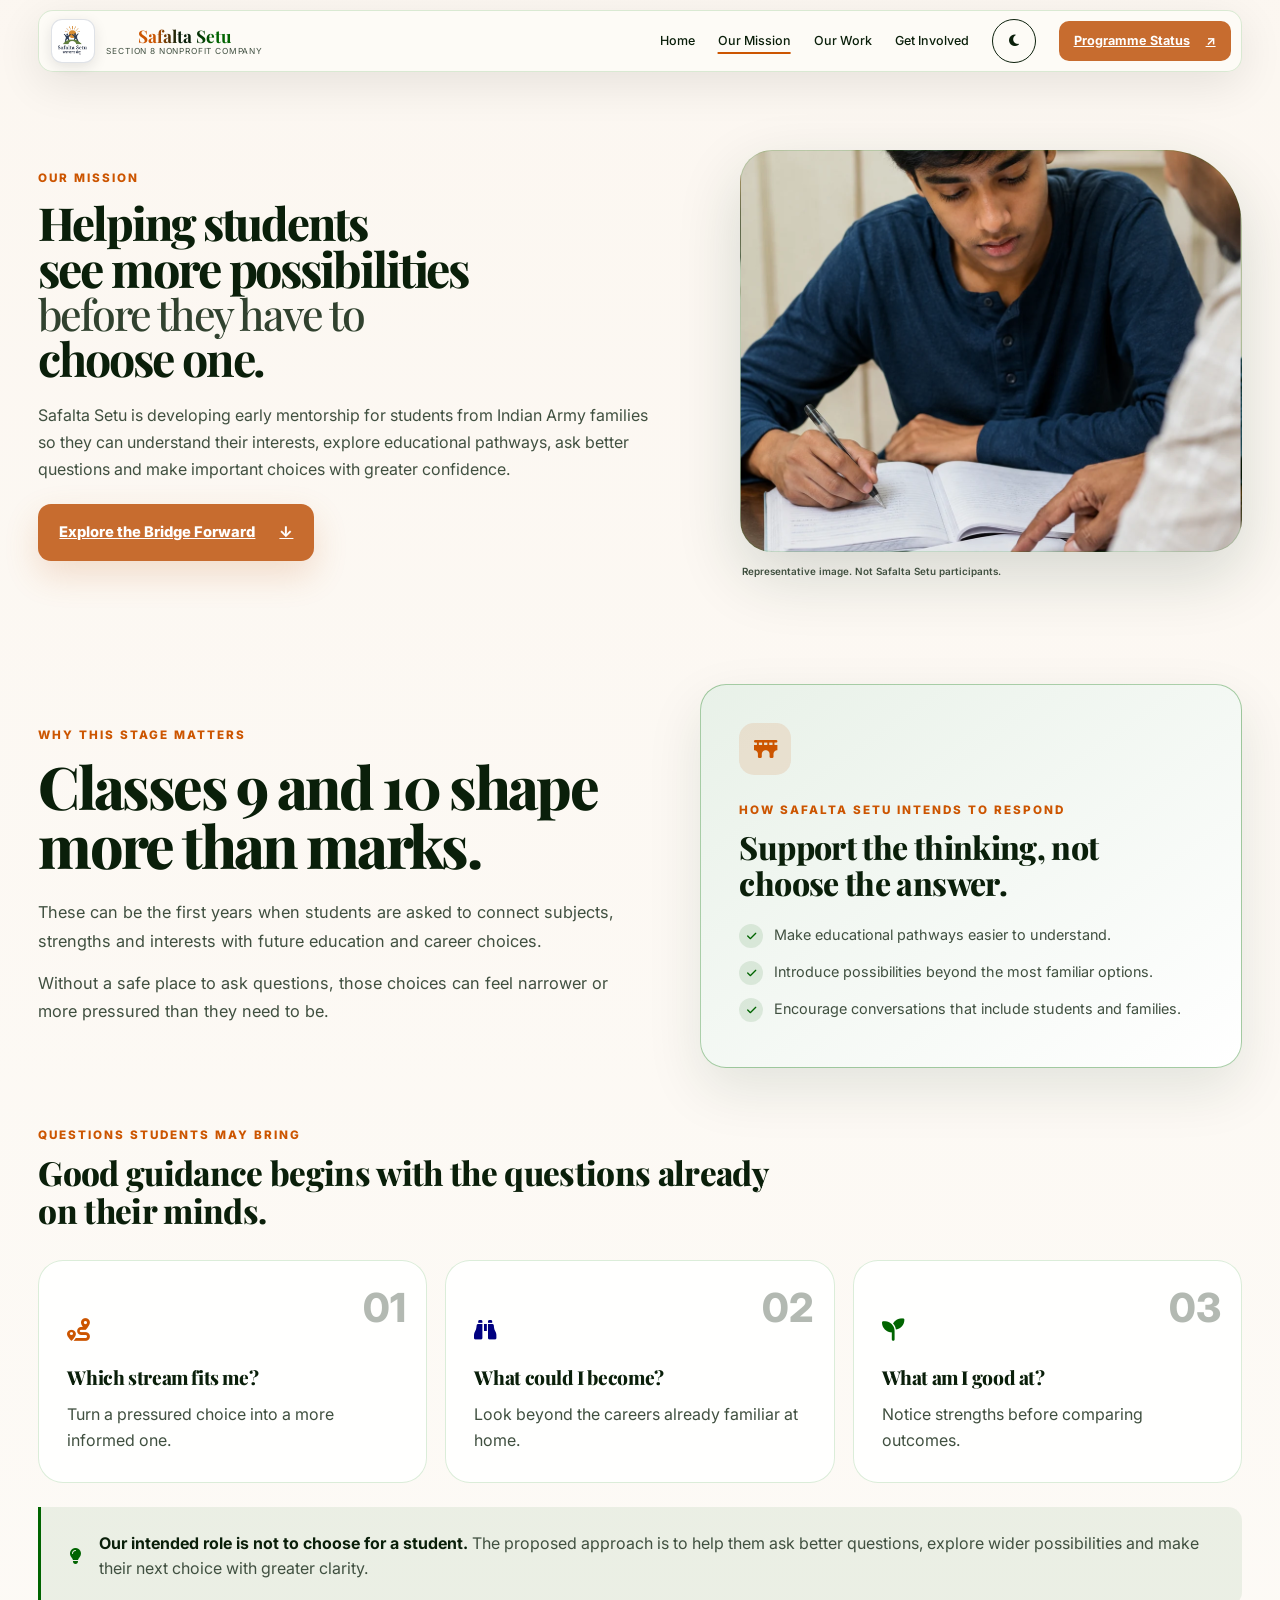
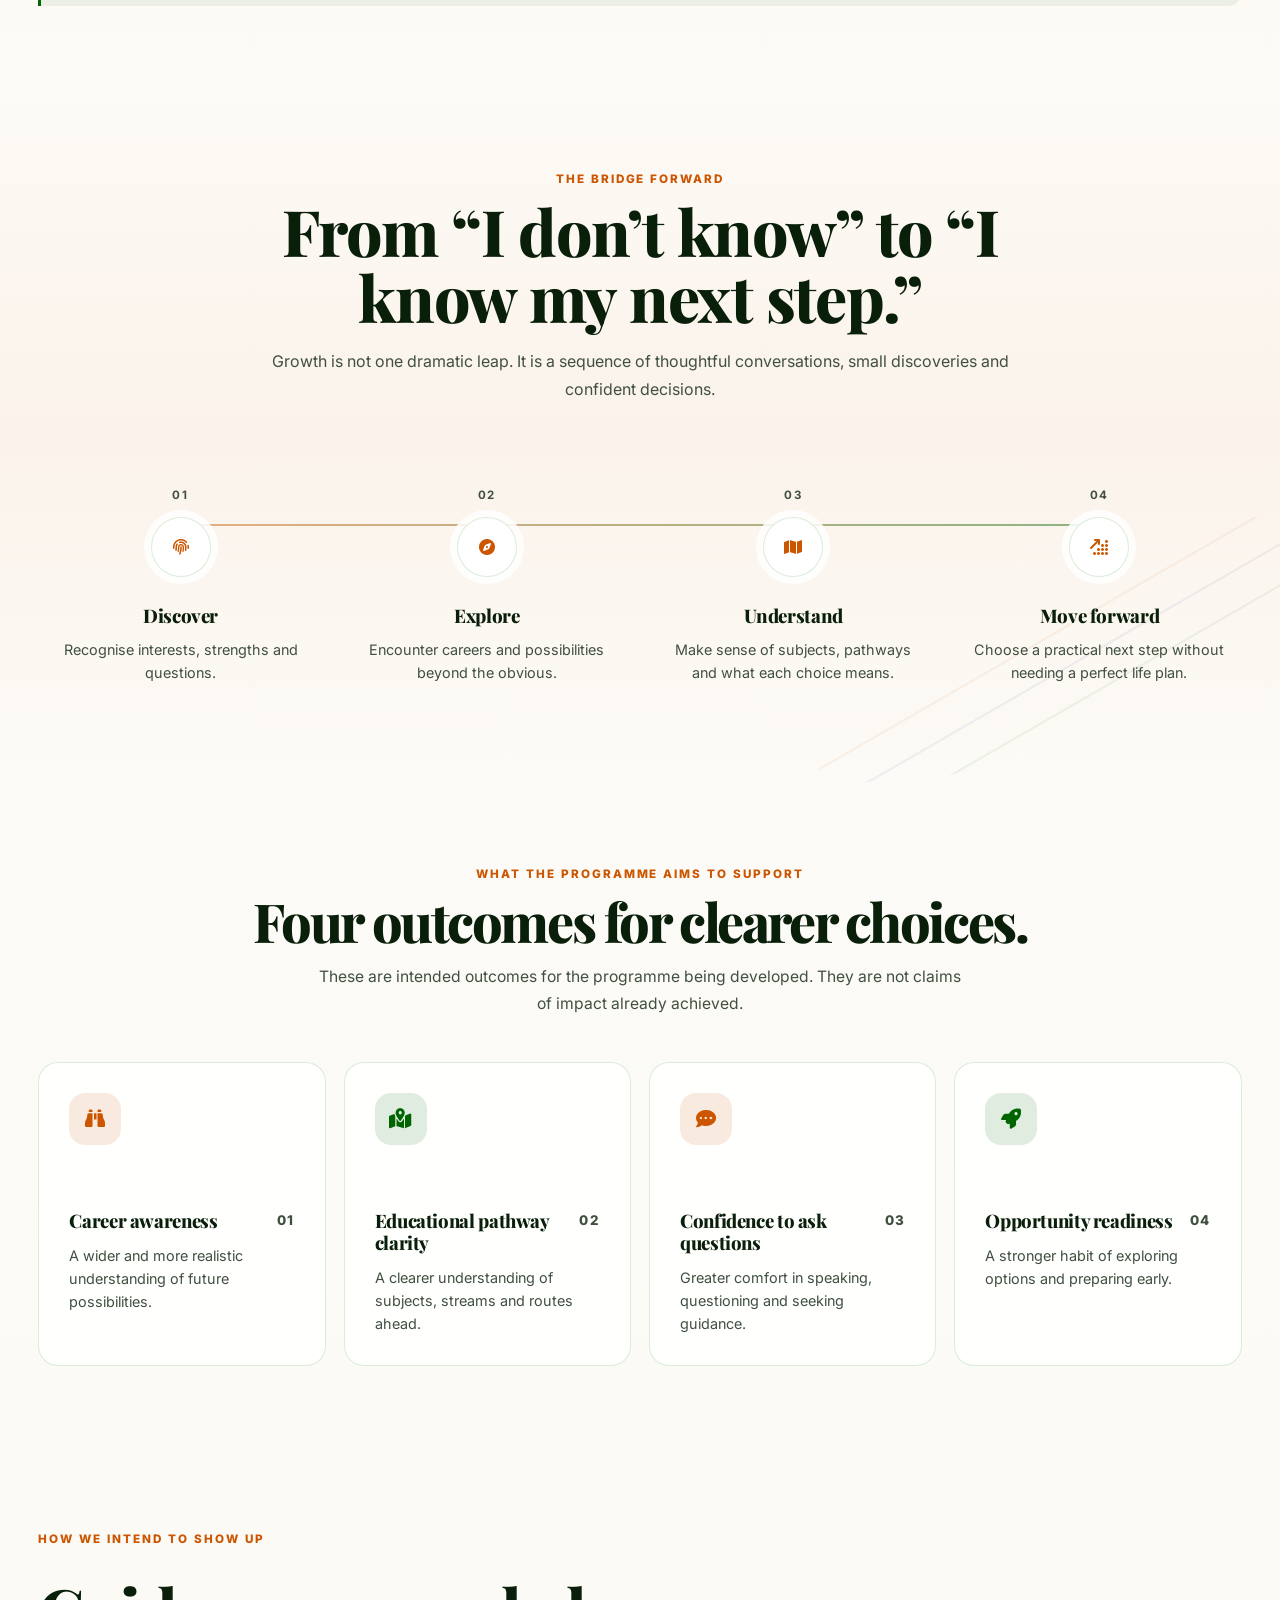
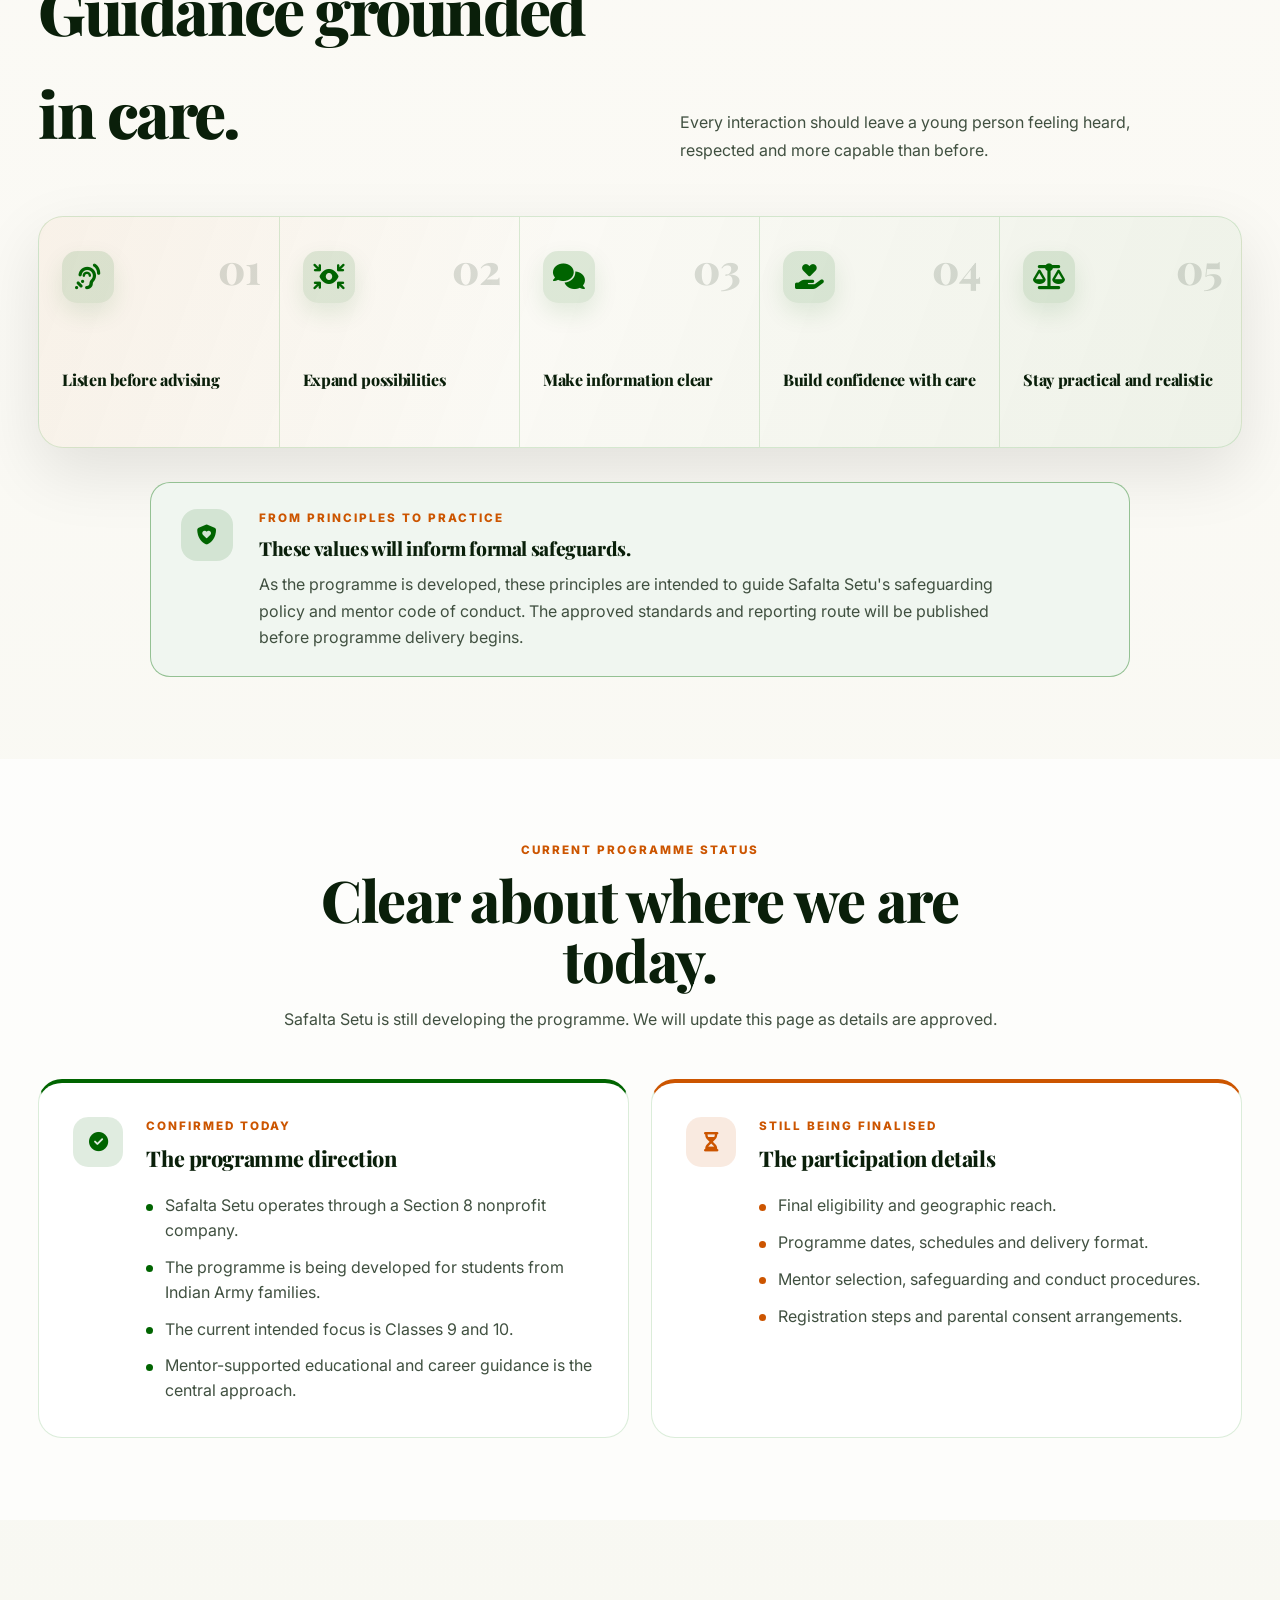
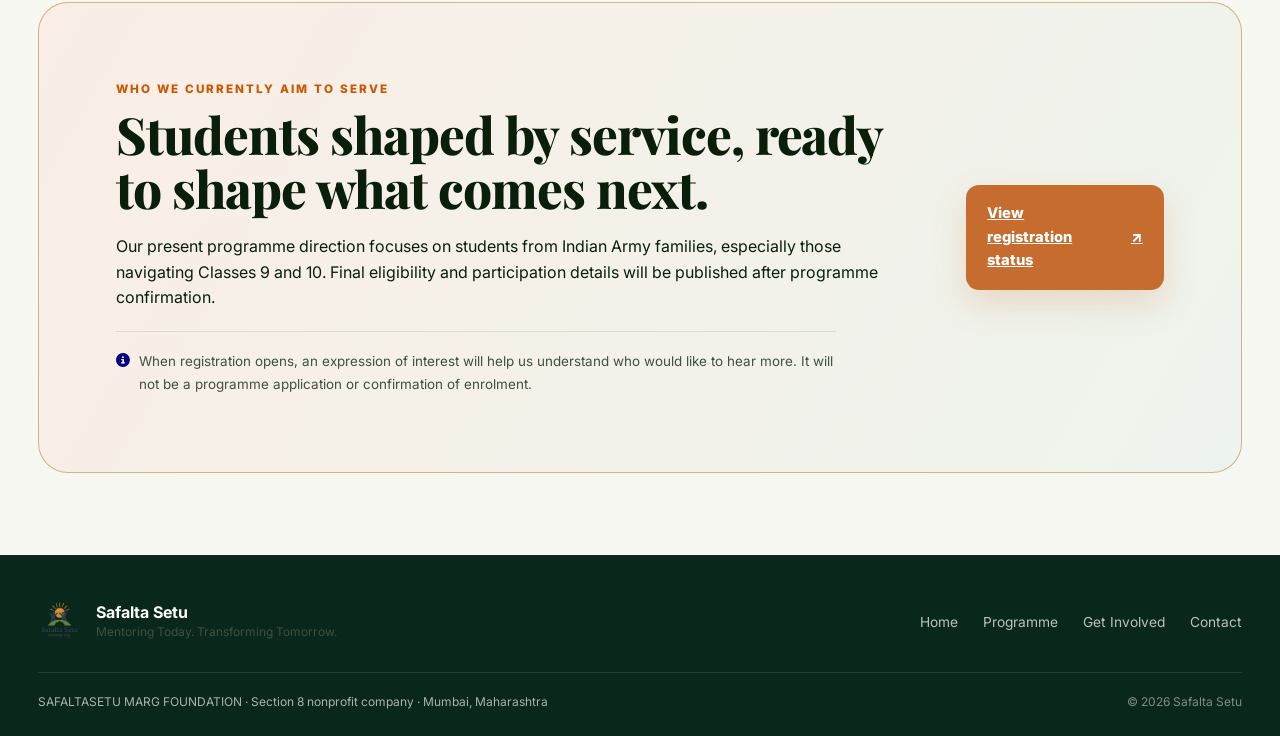
<file: vision.html>
<!DOCTYPE html>
<html lang="en" data-theme="light">
<head>
    <meta charset="UTF-8"><meta name="viewport" content="width=device-width, initial-scale=1.0">
    <meta name="description" content="Discover the mentorship programme Safalta Setu is developing for students from Indian Army families.">
    <title>Our Mission | Safalta Setu</title><link rel="icon" href="logo.jpg" type="image/jpeg"><link rel="stylesheet" href="style.css?v=mission-hero4"><link rel="stylesheet" href="https://cdnjs.cloudflare.com/ajax/libs/font-awesome/6.4.0/css/all.min.css">
</head>
<body class="mission-site-page">
<a class="skip-link" href="#main-content">Skip to content</a>
<nav class="navbar navbar-home ngo-nav" aria-label="Primary navigation"><a href="index.html" class="nav-brand"><div class="logo-container official-logo-container"><img src="logo.jpg" width="500" height="500" alt="Safalta Setu official logo" class="nav-logo-img official-logo-img"></div><span class="brand-copy"><strong>Safalta Setu</strong><small>Section 8 nonprofit company</small></span></a><button class="mobile-menu-btn" id="mobile-menu-trigger" aria-label="Open navigation" aria-expanded="false" aria-controls="nav-menu"><i class="fas fa-bars"></i></button><div class="nav-menu" id="nav-menu"><a href="index.html" class="nav-link">Home</a><a href="vision.html" class="nav-link active" aria-current="page">Our Mission</a><a href="index.html#programmes" class="nav-link">Our Work</a><a href="index.html#get-involved" class="nav-link">Get Involved</a><button id="theme-toggle" class="theme-switch" aria-label="Toggle Theme"><i class="fas fa-sun"></i></button><a href="contact.html" class="nav-cta">Programme Status <span aria-hidden="true">↗</span></a></div></nav>
<main id="main-content" class="mission-page">
<header class="mission-hero"><div class="container mission-hero-grid"><div class="mission-copy reveal-group"><p class="section-kicker">Our mission</p><h1><span class="visually-hidden">Helping students see more possibilities before they have to choose one.</span><span class="mission-headline-desktop" aria-hidden="true"><span class="mission-line-opening">Helping students</span><span class="mission-line-concept">see more possibilities</span><span class="mission-line-transition">before they have to</span><span class="mission-line-conclusion">choose one.</span></span><span class="mission-headline-mobile" aria-hidden="true">Helping students see more possibilities before they have to choose one.</span></h1><p class="mission-hero-summary">Safalta Setu is developing early mentorship for students from Indian Army families so they can understand their interests, explore educational pathways, ask better questions and make important choices with greater confidence.</p><div class="hero-actions"><a href="#bridge-forward" class="btn-primary">Explore the Bridge Forward <span aria-hidden="true">↓</span></a></div></div><figure class="mission-people-visual reveal-scale"><div class="mission-people-photo" role="img" aria-label="An Indian secondary-school student exploring an educational pathway plan with an adviser"></div><figcaption class="mission-people-disclosure">Representative image. Not Safalta Setu participants.</figcaption></figure></div></header>
<section class="mission-why section"><div class="container"><div class="why-ngo-grid"><div class="why-need reveal-text"><p class="section-kicker">Why this stage matters</p><h2>Classes 9 and 10 shape more than marks.</h2><p>These can be the first years when students are asked to connect subjects, strengths and interests with future education and career choices.</p><p>Without a safe place to ask questions, those choices can feel narrower or more pressured than they need to be.</p></div><aside class="why-response reveal-card"><span class="why-response-icon"><i class="fas fa-bridge" aria-hidden="true"></i></span><p class="section-kicker">How Safalta Setu intends to respond</p><h3>Support the thinking, not choose the answer.</h3><ul><li><i class="fas fa-check" aria-hidden="true"></i><span>Make educational pathways easier to understand.</span></li><li><i class="fas fa-check" aria-hidden="true"></i><span>Introduce possibilities beyond the most familiar options.</span></li><li><i class="fas fa-check" aria-hidden="true"></i><span>Encourage conversations that include students and families.</span></li></ul></aside></div><div class="student-questions-heading reveal-text"><p class="section-kicker">Questions students may bring</p><h3>Good guidance begins with the questions already on their minds.</h3></div><div class="question-grid"><article class="question-card reveal-card"><span>01</span><i class="fas fa-route"></i><h3>Which stream fits me?</h3><p>Turn a pressured choice into a more informed one.</p></article><article class="question-card reveal-card"><span>02</span><i class="fas fa-binoculars"></i><h3>What could I become?</h3><p>Look beyond the careers already familiar at home.</p></article><article class="question-card reveal-card"><span>03</span><i class="fas fa-seedling"></i><h3>What am I good at?</h3><p>Notice strengths before comparing outcomes.</p></article></div><p class="mission-note reveal-text"><i class="fas fa-lightbulb"></i><span><strong>Our intended role is not to choose for a student.</strong> The proposed approach is to help them ask better questions, explore wider possibilities and make their next choice with greater clarity.</span></p></div></section>
<section class="bridge-forward section" id="bridge-forward"><div class="container"><div class="section-heading center-heading reveal-text"><p class="section-kicker">The Bridge Forward</p><h2>From “I don’t know” to “I know my next step.”</h2><p>Growth is not one dramatic leap. It is a sequence of thoughtful conversations, small discoveries and confident decisions.</p></div><div class="journey-track"><div class="journey-line" aria-hidden="true"></div><article class="journey-step reveal-card"><b>01</b><span><i class="fas fa-fingerprint"></i></span><h3>Discover</h3><p>Recognise interests, strengths and questions.</p></article><article class="journey-step reveal-card"><b>02</b><span><i class="fas fa-compass"></i></span><h3>Explore</h3><p>Encounter careers and possibilities beyond the obvious.</p></article><article class="journey-step reveal-card"><b>03</b><span><i class="fas fa-map"></i></span><h3>Understand</h3><p>Make sense of subjects, pathways and what each choice means.</p></article><article class="journey-step reveal-card"><b>04</b><span><i class="fas fa-arrow-up-right-dots"></i></span><h3>Move forward</h3><p>Choose a practical next step without needing a perfect life plan.</p></article></div></div></section>
<section class="mission-outcomes section" id="intended-outcomes"><div class="container"><div class="outcomes-heading reveal-text"><p class="section-kicker">What the programme aims to support</p><h2>Four outcomes for clearer choices.</h2><p>These are intended outcomes for the programme being developed. They are not claims of impact already achieved.</p></div><div class="outcome-list"><div class="outcome-item reveal-card"><span><i class="fas fa-binoculars"></i></span><div><small>01</small><h3>Career awareness</h3><p>A wider and more realistic understanding of future possibilities.</p></div></div><div class="outcome-item reveal-card"><span><i class="fas fa-map-location-dot"></i></span><div><small>02</small><h3>Educational pathway clarity</h3><p>A clearer understanding of subjects, streams and routes ahead.</p></div></div><div class="outcome-item reveal-card"><span><i class="fas fa-comment-dots"></i></span><div><small>03</small><h3>Confidence to ask questions</h3><p>Greater comfort in speaking, questioning and seeking guidance.</p></div></div><div class="outcome-item reveal-card"><span><i class="fas fa-rocket"></i></span><div><small>04</small><h3>Opportunity readiness</h3><p>A stronger habit of exploring options and preparing early.</p></div></div></div></div></section>
<section class="mission-principles section" id="care-principles"><div class="container"><div class="section-heading split-heading reveal-text"><div><p class="section-kicker">How we intend to show up</p><h2>Guidance grounded in care.</h2></div><p>Every interaction should leave a young person feeling heard, respected and more capable than before.</p></div><div class="principles-row"><div class="principle reveal-card"><i class="fas fa-ear-listen"></i><h3>Listen before advising</h3></div><div class="principle reveal-card"><i class="fas fa-arrows-to-eye"></i><h3>Expand possibilities</h3></div><div class="principle reveal-card"><i class="fas fa-comments"></i><h3>Make information clear</h3></div><div class="principle reveal-card"><i class="fas fa-hand-holding-heart"></i><h3>Build confidence with care</h3></div><div class="principle reveal-card"><i class="fas fa-scale-balanced"></i><h3>Stay practical and realistic</h3></div></div><aside class="principles-standards-note reveal-card"><span><i class="fas fa-shield-heart" aria-hidden="true"></i></span><div><p class="section-kicker">From principles to practice</p><h3>These values will inform formal safeguards.</h3><p>As the programme is developed, these principles are intended to guide Safalta Setu's safeguarding policy and mentor code of conduct. The approved standards and reporting route will be published before programme delivery begins.</p></div></aside></div></section>
<section class="mission-status section" id="current-status"><div class="container"><div class="status-heading reveal-text"><p class="section-kicker">Current programme status</p><h2>Clear about where we are today.</h2><p>Safalta Setu is still developing the programme. We will update this page as details are approved.</p></div><div class="status-clarity-grid"><article class="status-column status-confirmed reveal-card"><span class="status-icon"><i class="fas fa-circle-check" aria-hidden="true"></i></span><div><p class="section-kicker">Confirmed today</p><h3>The programme direction</h3><ul><li>Safalta Setu operates through a Section 8 nonprofit company.</li><li>The programme is being developed for students from Indian Army families.</li><li>The current intended focus is Classes 9 and 10.</li><li>Mentor-supported educational and career guidance is the central approach.</li></ul></div></article><article class="status-column status-pending reveal-card"><span class="status-icon"><i class="fas fa-hourglass-half" aria-hidden="true"></i></span><div><p class="section-kicker">Still being finalised</p><h3>The participation details</h3><ul><li>Final eligibility and geographic reach.</li><li>Programme dates, schedules and delivery format.</li><li>Mentor selection, safeguarding and conduct procedures.</li><li>Registration steps and parental consent arrangements.</li></ul></div></article></div></div></section>
<section class="mission-audience section" id="register-interest"><div class="container audience-card reveal-scale"><div><p class="section-kicker">Who we currently aim to serve</p><h2>Students shaped by service, ready to shape what comes next.</h2><p>Our present programme direction focuses on students from Indian Army families, especially those navigating Classes 9 and 10. Final eligibility and participation details will be published after programme confirmation.</p><p class="audience-cta-note"><i class="fas fa-circle-info" aria-hidden="true"></i><span>When registration opens, an expression of interest will help us understand who would like to hear more. It will not be a programme application or confirmation of enrolment.</span></p></div><a href="contact.html" class="btn-primary">View registration status <span aria-hidden="true">↗</span></a></div></section>
</main>
<footer class="ngo-footer"><div class="container"><div class="ngo-footer-top"><div class="footer-brand"><img src="logo.jpg" alt="Safalta Setu"><div><strong>Safalta Setu</strong><span>Mentoring Today. Transforming Tomorrow.</span></div></div><div class="footer-links"><a href="index.html">Home</a><a href="index.html#programmes">Programme</a><a href="index.html#get-involved">Get Involved</a><a href="contact.html">Contact</a></div></div><div class="ngo-footer-bottom"><span>SAFALTASETU MARG FOUNDATION · Section 8 nonprofit company · Mumbai, Maharashtra</span><span>© 2026 Safalta Setu</span></div></div></footer><script src="script.js?v=7"></script>
</body></html>
</file>
<file: style.css>
/* 
   SAFALTA SETU: THE PATRIOTIC ENGINE (FINAL STABLE)
   Design System: Deep Tricolor, High Visibility, No Blend Modes
*/

@import url('https://fonts.googleapis.com/css2?family=Inter:wght@400;500;600;800&family=Playfair+Display:ital,wght@0,600;0,800;1,600&display=swap');

:root {
    /* --- DARK THEME (Deep Jungle) --- */
    /* User asked for "background green colour green" - we give a Premium Deep Green/Black */
    --bg-deep: #020804;
    --bg-surface: #05140a;
    --text-main: #ffffff;
    --text-muted: #d0d0d0;
    /* Brighter for readability */

    --glass-bg: rgba(5, 20, 10, 0.85);
    --glass-border: rgba(255, 153, 51, 0.15);
    /* Saffron tint border */
    --glass-highlight: rgba(255, 255, 255, 0.1);

    /* VIBRANT INDIAN COLORS */
    --saffron-glow: #FF9933;
    --green-glow: #138808;
    --blue-chakra: #000080;
    /* Navy for box shadows/accents only, NO TEXT */

    --nav-height: 80px;
    --container-width: 1380px;
    --page-gutter: clamp(32px, 3vw, 48px);
}

/* --- LIGHT MODE (Green-Cream) --- */
[data-theme="light"] {
    --bg-deep: #FDFBF7;
    /* Requested "Tinted Cream" */
    --bg-surface: #FFFFFF;
    --text-main: #0a1f0a;
    --text-muted: #405040;

    --glass-bg: rgba(255, 255, 255, 0.85);
    --glass-border: rgba(19, 136, 8, 0.15);
    --glass-highlight: rgba(255, 153, 51, 0.1);

    --saffron-glow: #CC5500;
    --green-glow: #006400;
}

* {
    box-sizing: border-box;
    margin: 0;
    padding: 0;
}

html {
    scroll-behavior: smooth;
    font-size: 16px;
}

body {
    background-color: var(--bg-deep);
    color: var(--text-main);
    font-family: 'Inter', sans-serif;
    overflow-x: hidden;
    line-height: 1.6;
    transition: background-color 0.5s ease;
}

/* --- TYPOGRAPHY (Patriotic) --- */
h1,
h2,
h3 {
    font-family: 'Playfair Display', serif;
    font-weight: 800;
    color: var(--text-main);
    letter-spacing: -0.02em;
}

/* Fix: Text Gradient showing as rectangle */
.tricolor-text {
    background: linear-gradient(90deg, var(--saffron-glow), #ffffff, var(--green-glow));
    background-clip: text;
    -webkit-background-clip: text;
    color: transparent;
    -webkit-text-fill-color: transparent;
    font-weight: 800;
    display: inline-block;
}

/* FINAL FIX: Light mode uses SOLID text to avoid "Rectangle" bugs */
[data-theme="light"] .tricolor-text {
    background: none;
    background-clip: border-box;
    -webkit-background-clip: border-box;
    -webkit-text-fill-color: initial;
    color: #000000;
    /* Crisp Black */
}

.display-text {
    font-size: clamp(3rem, 7vw, 6rem);
    line-height: 1.1;
    margin-bottom: 20px;
}

.subtitle {
    font-size: 1.25rem;
    color: var(--text-muted);
    max-width: 700px;
    margin: 0 auto 40px auto;
}

/* --- LAYOUT --- */
.container {
    width: min(calc(100% - (var(--page-gutter) + var(--page-gutter))), var(--container-width));
    max-width: none;
    margin: 0 auto;
    padding: 0;
}

.section {
    padding: 100px 0;
    position: relative;
    display: flex;
    flex-direction: column;
    justify-content: center;
    min-height: 90vh;
}

.center-text {
    text-align: center;
}

.grid {
    display: grid;
    gap: 40px;
}

/* --- NAVBAR --- */
.navbar {
    position: fixed;
    top: 0;
    width: 100%;
    height: var(--nav-height);
    background: var(--glass-bg);
    backdrop-filter: blur(20px);
    border-bottom: 1px solid var(--glass-border);
    z-index: 1000;
    display: flex;
    align-items: center;
    justify-content: space-between;
    padding: 0 40px;
}

.logo-container {
    background: #fff;
    padding: 5px 10px;
    border-radius: 4px;
    height: 50px;
    display: flex;
    align-items: center;
}

.nav-logo-img {
    height: 100%;
    width: auto;
    max-width: 150px;
    object-fit: contain;
}

.nav-menu {
    display: flex;
    gap: 30px;
    align-items: center;
}

.nav-link {
    color: var(--text-main);
    text-decoration: none;
    font-weight: 500;
    font-size: 1.1rem;
}

.nav-link:hover {
    color: var(--saffron-glow);
}

.theme-switch {
    background: none;
    border: 1px solid var(--text-main);
    color: var(--text-main);
    width: 40px;
    height: 40px;
    border-radius: 50%;
    display: grid;
    place-items: center;
    cursor: pointer;
}

/* --- STREAKS (THE FIX) --- */
/* No Blend Modes. Explicit coloring. */
.light-streak {
    position: fixed;
    /* Fixed so they stay on screen */
    width: 600px;
    height: 600px;
    border-radius: 50%;
    filter: blur(90px);
    z-index: -1;
    /* Behind content */
    opacity: 0.6;
    pointer-events: none;
}

/* Dark Mode Streaks */
.streak-saffron {
    top: -200px;
    right: -200px;
    background: var(--saffron-glow);
}

.streak-green {
    bottom: -200px;
    left: -200px;
    background: var(--green-glow);
}

/* --- CARDS & BOXES --- */
.glass-card {
    background: var(--glass-bg);
    border: 1px solid var(--glass-border);
    border-radius: 20px;
    padding: 40px;
    position: relative;
    overflow: hidden;
    transition: transform 0.3s ease, border-color 0.3s ease;
}

.glass-card:hover {
    transform: translateY(-5px);
    border-color: var(--saffron-glow);
    box-shadow: 0 10px 40px rgba(0, 0, 0, 0.2);
}

/* Partners Box Specific - NO OUTLINES */
.partner-box {
    display: flex;
    align-items: center;
    justify-content: center;
    background: rgba(255, 255, 255, 0.03);
    /* Subtle fill */
    border: none;
    /* KEY FIX */
    font-weight: 700;
    letter-spacing: 1px;
    color: var(--text-muted);
}

[data-theme="light"] .partner-box {
    background: rgba(0, 0, 0, 0.03);
    color: var(--text-main);
}

/* --- BUTTONS (Fixed: No Glow) --- */
.btn-cinema {
    background: var(--saffron-glow);
    /* Solid Saffron */
    color: #fff;
    padding: 15px 40px;
    border-radius: 50px;
    text-decoration: none;
    font-weight: 700;
    /* REMOVED GLOW per user request */
    box-shadow: none;
    transition: all 0.3s ease;
}

.btn-cinema:hover {
    filter: brightness(1.05);
    background: #FF9933;
}

.btn-ghost {
    border: 2px solid var(--text-main);
    color: var(--text-main);
    padding: 15px 40px;
    border-radius: 50px;
    text-decoration: none;
    font-weight: 700;
}

/* --- UTILS --- */
.footer-minimal {
    border-top: 1px solid var(--glass-border);
    padding: 50px 0;
    text-align: center;
    color: var(--text-muted);
    background: var(--bg-surface);
}


/* --- MOBILE RESPONSIVENESS (The Fix) --- */
@media (max-width: 768px) {
    .navbar {
        padding: 0 20px;
    }

    /* Hide Desktop Menu */
    .nav-menu {
        position: fixed;
        top: var(--nav-height);
        left: 0;
        width: 100%;
        height: 0;
        background: var(--glass-bg);
        backdrop-filter: blur(25px);
        overflow: hidden;
        flex-direction: column;
        align-items: center;
        justify-content: center;
        transition: height 0.4s cubic-bezier(0.4, 0, 0.2, 1);
        border-bottom: 1px solid var(--glass-border);
    }

    .nav-menu.active {
        height: 300px;
        /* Open Drawer Height */
    }

    /* Mobile Hamburger Icon (Visual only, JS triggers it) */
    .mobile-menu-btn {
        display: block !important;
        font-size: 1.5rem;
        color: var(--text-main);
        cursor: pointer;
    }

    /* Stack Hero Buttons */
    .hero-btn-group a {
        display: block;
        width: 100%;
        margin: 10px 0 !important;
        text-align: center;
    }

    /* Adjust Headlines */
    .display-text {
        font-size: 2.5rem;
    }
}

/* Our Mission */
.mission-page{position:relative;z-index:1;overflow:hidden}.mission-hero{min-height:92vh;padding:150px 0 90px;display:grid;align-items:center}.mission-hero-grid{display:grid;grid-template-columns:1.05fr .95fr;gap:clamp(50px,8vw,120px);align-items:center}.mission-copy h1{max-width:760px;margin:14px 0 28px;font-family:'Playfair Display',serif;font-size:clamp(3.4rem,6.7vw,7rem);line-height:.94;letter-spacing:-.055em}.mission-copy h1 em{color:var(--saffron-glow);font-weight:inherit}.mission-copy>p:not(.section-kicker){max-width:650px;color:var(--text-muted);font-size:clamp(1.05rem,1.5vw,1.25rem);line-height:1.75}.mission-compass{width:min(470px,86vw);aspect-ratio:1;position:relative;margin:auto;border-radius:50%;background:radial-gradient(circle,color-mix(in srgb,var(--saffron-glow) 13%,transparent),transparent 58%)}.compass-orbit{position:absolute;inset:9%;border:1px solid color-mix(in srgb,var(--text-main) 22%,transparent);border-radius:50%;animation:mission-spin 24s linear infinite}.compass-orbit:before,.compass-orbit:after{content:'';position:absolute;width:13px;height:13px;border-radius:50%;background:var(--saffron-glow);box-shadow:0 0 22px currentColor}.compass-orbit:before{left:8%;top:18%}.compass-orbit:after{right:8%;bottom:18%;background:var(--green-glow)}.compass-orbit.orbit-b{inset:22%;border-style:dashed;animation-direction:reverse;animation-duration:17s}.compass-core{position:absolute;inset:31%;display:flex;flex-direction:column;align-items:center;justify-content:center;border-radius:50%;text-align:center;color:var(--text-main);background:color-mix(in srgb,var(--bg-surface) 93%,transparent);border:1px solid var(--glass-border);box-shadow:0 24px 70px rgba(0,0,0,.16)}.compass-core i{margin-bottom:11px;color:var(--saffron-glow);font-size:2rem;animation:compass-pulse 2.6s ease-in-out infinite}.compass-core strong{font-size:1.1rem}.compass-core small{color:var(--text-muted)}.compass-word{position:absolute;padding:8px 13px;border:1px solid var(--glass-border);border-radius:999px;background:color-mix(in srgb,var(--bg-surface) 92%,transparent);box-shadow:0 10px 30px rgba(0,0,0,.1);font-size:.77rem;font-weight:700;letter-spacing:.08em;text-transform:uppercase}.word-potential{left:0;top:22%}.word-guidance{right:-3%;top:44%}.word-possibility{left:10%;bottom:9%}
.center-heading{max-width:800px;margin:0 auto 66px;text-align:center}.center-heading h2{margin:10px 0 18px;font-size:clamp(2.4rem,5vw,4.8rem);line-height:1.02}.center-heading>p:last-child{color:var(--text-muted);line-height:1.75}.question-grid{display:grid;grid-template-columns:repeat(3,1fr);gap:18px;margin:52px 0 26px}.question-card{position:relative;min-height:285px;padding:38px;overflow:hidden;border:1px solid var(--glass-border);border-radius:25px;background:color-mix(in srgb,var(--bg-surface) 88%,transparent);transition:transform .35s,border-color .35s}.question-card:hover{transform:translateY(-8px);border-color:color-mix(in srgb,var(--saffron-glow) 55%,transparent)}.question-card>span{position:absolute;right:25px;top:18px;color:color-mix(in srgb,var(--text-muted) 40%,transparent);font-size:3.2rem;font-weight:800}.question-card i{margin:52px 0 25px;color:var(--saffron-glow);font-size:1.7rem}.question-card h3{font-size:1.35rem;margin-bottom:10px}.question-card p{color:var(--text-muted);line-height:1.6}.mission-note{max-width:980px;margin:24px auto 0;padding:24px 28px;display:flex;gap:18px;align-items:center;color:var(--text-muted);border-left:3px solid var(--green-glow);background:color-mix(in srgb,var(--green-glow) 7%,transparent)}.mission-note i{color:var(--green-glow)}.mission-note strong{color:var(--text-main)}
.bridge-forward{background:linear-gradient(180deg,transparent,color-mix(in srgb,var(--saffron-glow) 5%,transparent),transparent)}.journey-track{position:relative;display:grid;grid-template-columns:repeat(5,1fr);gap:20px}.journey-line{position:absolute;left:8%;right:8%;top:55px;height:2px;background:linear-gradient(90deg,var(--saffron-glow),var(--green-glow));opacity:.45}.journey-step{position:relative;text-align:center}.journey-step b{display:block;margin-bottom:13px;color:var(--text-muted);font-size:.72rem;letter-spacing:.15em}.journey-step>span{width:60px;height:60px;display:grid;place-items:center;margin:0 auto 24px;border:1px solid var(--glass-border);border-radius:50%;color:var(--saffron-glow);background:var(--bg-surface);box-shadow:0 0 0 7px color-mix(in srgb,var(--bg-surface) 85%,transparent);transition:transform .3s}.journey-step:hover>span{transform:scale(1.14) rotate(7deg)}.journey-step h3{margin-bottom:8px}.journey-step p{color:var(--text-muted);font-size:.9rem;line-height:1.55}
.outcomes-layout{display:grid;grid-template-columns:.9fr 1.1fr;gap:clamp(50px,8vw,110px);align-items:center}.outcome-statement blockquote{margin:20px 0 28px;font-family:'Playfair Display',serif;font-size:clamp(2.1rem,4vw,4rem);line-height:1.08;color:var(--text-main)}.outcome-statement>p:last-child{color:var(--text-muted);line-height:1.75}.outcome-list{border-top:1px solid var(--glass-border)}.outcome-item{display:grid;grid-template-columns:55px 1fr;gap:20px;padding:25px 8px;border-bottom:1px solid var(--glass-border)}.outcome-item>span{color:var(--saffron-glow);font-size:.76rem;font-weight:800}.outcome-item h3{margin-bottom:6px}.outcome-item p{color:var(--text-muted)}
.principles-row{display:grid;grid-template-columns:repeat(5,1fr);border:1px solid var(--glass-border);border-radius:25px;overflow:hidden}.principle{min-height:230px;padding:34px 23px;border-right:1px solid var(--glass-border);transition:background .3s}.principle:last-child{border:0}.principle:hover{background:color-mix(in srgb,var(--saffron-glow) 8%,transparent)}.principle i{color:var(--green-glow);font-size:1.6rem;margin-bottom:65px}.principle h3{font-size:1rem;line-height:1.45}.audience-card{padding:clamp(35px,6vw,78px);display:flex;justify-content:space-between;gap:50px;align-items:center;border:1px solid color-mix(in srgb,var(--saffron-glow) 32%,var(--glass-border));border-radius:30px;background:linear-gradient(120deg,color-mix(in srgb,var(--saffron-glow) 10%,var(--bg-surface)),color-mix(in srgb,var(--green-glow) 7%,var(--bg-surface)))}.audience-card>div{max-width:800px}.audience-card h2{margin:10px 0 18px;font-size:clamp(2rem,4vw,3.8rem);line-height:1.05}.audience-card p:last-child{color:var(--text-muted);line-height:1.7}
.mission-footer{position:relative;z-index:2;padding:38px 0;border-top:1px solid var(--glass-border)}.mission-footer .container{display:flex;justify-content:space-between;align-items:center}.footer-brand{display:flex;align-items:center;gap:13px}.footer-brand img{width:45px;height:45px;object-fit:contain;border-radius:9px}.footer-brand div{display:flex;flex-direction:column}.footer-brand span{color:var(--text-muted);font-size:.75rem}.footer-links{display:flex;gap:25px}.footer-links a{color:var(--text-muted);text-decoration:none}.footer-links a:hover{color:var(--text-main)}
@keyframes mission-spin{to{transform:rotate(360deg)}}@keyframes compass-pulse{50%{transform:translate(4px,-4px) scale(1.1)}}
@media(max-width:980px){.mission-hero-grid,.outcomes-layout{grid-template-columns:1fr}.mission-copy{text-align:center}.mission-copy>p:not(.section-kicker){margin-inline:auto}.mission-copy .hero-actions{justify-content:center}.mission-compass{width:min(390px,82vw)}.question-grid{grid-template-columns:1fr}.question-card{min-height:230px}.journey-track{grid-template-columns:repeat(3,1fr);row-gap:45px}.journey-line{display:none}.principles-row{grid-template-columns:repeat(2,1fr)}.principle{border-bottom:1px solid var(--glass-border)}.audience-card{flex-direction:column;align-items:flex-start}}
@media(max-width:620px){.mission-hero{padding-top:110px}.mission-copy h1{font-size:clamp(3rem,15vw,4.5rem)}.journey-track{grid-template-columns:1fr}.journey-step{display:grid;grid-template-columns:50px 62px 1fr;text-align:left;align-items:center;column-gap:10px}.journey-step b,.journey-step>span{margin:0}.journey-step p{grid-column:3}.principles-row{grid-template-columns:1fr}.principle{min-height:auto}.principle i{margin-bottom:28px}.mission-footer .container{flex-direction:column;gap:25px;text-align:center}.footer-links{flex-wrap:wrap;justify-content:center}}

/* =========================================================
   2026 HOMEPAGE — THE BRIDGE FORWARD
   ========================================================= */

.skip-link {
    position: fixed;
    top: 12px;
    left: 12px;
    z-index: 9999;
    padding: 12px 18px;
    color: #fff;
    background: #142d23;
    border-radius: 999px;
    transform: translateY(-160%);
    transition: transform .2s ease;
}

.skip-link:focus { transform: translateY(0); }

.site-atmosphere {
    position: absolute;
    inset: 0 0 auto;
    height: 900px;
    overflow: hidden;
    pointer-events: none;
    z-index: 0;
}

.orb {
    position: absolute;
    width: 36rem;
    height: 36rem;
    border-radius: 50%;
    filter: blur(90px);
    opacity: .13;
}

.orb-saffron { top: -24rem; right: 1%; background: #e89a50; }
.orb-green { top: 12rem; left: -28rem; background: #5e9a62; }
.orb-saffron { animation: atmosphere-drift-one 11s ease-in-out infinite alternate; }
.orb-green { animation: atmosphere-drift-two 14s ease-in-out infinite alternate; }

.bridge-line {
    position: absolute;
    right: -10%;
    width: 62%;
    height: 310px;
    border: 1px solid rgba(232, 154, 80, .12);
    border-color: rgba(232, 154, 80, .12) transparent transparent;
    border-radius: 50%;
    transform: rotate(-13deg);
}

.bridge-line-one { top: 150px; }
.bridge-line-two { top: 205px; right: -7%; }
.bridge-line-one { animation: line-drift 9s ease-in-out infinite alternate; }
.bridge-line-two { animation: line-drift 12s -4s ease-in-out infinite alternate-reverse; }

.navbar-home {
    max-width: var(--container-width);
    margin: 18px auto 0;
    width: min(calc(100% - (var(--page-gutter) + var(--page-gutter))), var(--container-width));
    height: 74px;
    padding: 0 14px 0 18px;
    background: color-mix(in srgb, var(--bg-surface) 76%, transparent);
    border: 1px solid var(--glass-border);
    border-radius: 18px;
    box-shadow: 0 12px 45px rgba(0, 0, 0, .09);
    backdrop-filter: blur(22px);
}

.navbar-home .nav-brand { gap: 11px; }
.navbar-home .logo-container { width: 48px; height: 48px; border-radius: 12px; }
.navbar-home .nav-logo-img { width: 48px; height: 48px; object-fit: cover; }

.brand-copy { display: grid; line-height: 1.05; }
.brand-copy strong { font-family: 'Playfair Display', serif; font-size: 1.08rem; }
.brand-copy small { color: var(--text-muted); font-size: .58rem; letter-spacing: .13em; text-transform: uppercase; margin-top: 5px; }

.nav-cta {
    display: inline-flex;
    align-items: center;
    gap: 16px;
    padding: 13px 18px;
    border-radius: 12px;
    color: #fff;
    background: #c76c2f;
    font-weight: 700;
    font-size: .88rem;
    transition: transform .2s ease, background .2s ease;
}

.nav-cta:hover { transform: translateY(-2px); background: #d77837; }

.home-hero {
    position: relative;
    min-height: calc(100vh - 92px);
    display: grid;
    align-items: center;
    padding: 88px 0 96px;
    overflow: hidden;
}

.hero-layout {
    display: grid;
    grid-template-columns: minmax(0, 1.08fr) minmax(420px, .92fr);
    gap: clamp(40px, 8vw, 120px);
    align-items: center;
    position: relative;
    z-index: 2;
}

.eyebrow,
.section-kicker {
    color: var(--saffron-glow);
    text-transform: uppercase;
    letter-spacing: .17em;
    font-size: .73rem;
    font-weight: 800;
}

.eyebrow { display: flex; align-items: center; gap: 12px; margin-bottom: 28px; }
.eyebrow span { width: 28px; height: 1px; background: currentColor; }

.hero-copy h1 {
    max-width: 760px;
    font-family: 'Playfair Display', serif;
    font-size: clamp(3.45rem, 6vw, 6.7rem);
    line-height: .96;
    letter-spacing: -.055em;
    font-weight: 600;
    color: var(--text-main);
}

.hero-copy h1 em {
    color: var(--saffron-glow);
    font-weight: 600;
    text-decoration: underline;
    text-decoration-color: color-mix(in srgb, var(--green-glow) 55%, transparent);
    text-decoration-thickness: .08em;
    text-underline-offset: .12em;
}

.hero-intro {
    max-width: 660px;
    margin: 30px 0 0;
    color: var(--text-muted);
    font-size: clamp(1rem, 1.5vw, 1.17rem);
    line-height: 1.75;
}

.hero-actions { display: flex; gap: 26px; align-items: center; margin-top: 38px; }

.btn-primary {
    display: inline-flex;
    align-items: center;
    justify-content: center;
    gap: 24px;
    padding: 17px 21px;
    color: #fff;
    background: #c76c2f;
    border-radius: 13px;
    font-size: .92rem;
    font-weight: 800;
    box-shadow: 0 14px 34px rgba(199, 108, 47, .2);
    transition: transform .2s ease, box-shadow .2s ease;
}

.btn-primary:hover { transform: translateY(-3px); box-shadow: 0 18px 40px rgba(199, 108, 47, .28); }

.btn-text { color: var(--text-main); font-weight: 700; padding: 12px 0; border-bottom: 1px solid var(--glass-border); }
.btn-text span { margin-left: 8px; }

.trust-line { display: flex; align-items: center; gap: 13px; margin-top: 34px; color: var(--text-muted); }
.trust-line p { font-size: .76rem; line-height: 1.45; }
.trust-line strong { color: var(--text-main); }
.trust-mark { width: 34px; height: 34px; display: grid; place-items: center; border: 1px solid var(--glass-border); border-radius: 50%; color: var(--green-glow); }

.hero-visual {
    position: relative;
    aspect-ratio: .88;
    max-height: 650px;
    min-height: 520px;
    border-radius: 46% 46% 30px 30px;
    background:
        linear-gradient(155deg, rgba(232, 154, 80, .08), transparent 43%),
        linear-gradient(to bottom, color-mix(in srgb, var(--bg-surface) 72%, transparent), color-mix(in srgb, var(--green-glow) 10%, var(--bg-surface)));
    border: 1px solid var(--glass-border);
    overflow: hidden;
    box-shadow: 0 28px 90px rgba(0, 0, 0, .13);
}

.hero-visual::before {
    content: '';
    position: absolute;
    inset: 10%;
    border: 1px solid var(--glass-border);
    border-radius: 50%;
    opacity: .75;
}

.future-orbit { position: absolute; width: 64%; aspect-ratio: 1; top: 16%; left: 18%; border-radius: 50%; border: 1px dashed color-mix(in srgb, var(--saffron-glow) 35%, transparent); animation: orbit-breathe 5s ease-in-out infinite; }
.orbit-copy { position: absolute; top: 11%; left: 50%; transform: translateX(-50%); width: max-content; color: var(--text-muted); font-size: .64rem; letter-spacing: .13em; text-transform: uppercase; }
.sun-core { position: absolute; width: 24%; aspect-ratio: 1; left: 38%; top: 37%; display: grid; place-items: center; border-radius: 50%; color: #fff; background: linear-gradient(145deg, #e6a15b, #bd6027); box-shadow: 0 0 70px rgba(232, 154, 80, .35); }

.bridge-graphic { position: absolute; left: 8%; right: 8%; bottom: 17%; height: 35%; }
.bridge-deck { position: absolute; left: 0; right: 0; top: 38%; height: 8px; border-radius: 8px; background: linear-gradient(90deg, #486444, #8aa066); }
.bridge-arch { position: absolute; left: 12%; right: 12%; top: 38%; height: 58%; border: 7px solid #667e50; border-color: #667e50 transparent transparent; border-radius: 50%; transform: rotate(180deg); }
.bridge-person { position: absolute; top: 20%; width: 14px; height: 36px; border-radius: 9px 9px 4px 4px; background: #23352e; }
.bridge-person::before { content: ''; position: absolute; width: 13px; height: 13px; top: -14px; border-radius: 50%; background: #d99c63; }
.bridge-person::after { content: ''; position: absolute; left: -9px; top: 5px; width: 32px; height: 5px; border-radius: 5px; background: #23352e; transform: rotate(-12deg); }
.person-one { left: 32%; }
.person-two { right: 28%; transform: scale(.82); }

.visual-label { position: absolute; z-index: 2; display: flex; align-items: center; gap: 10px; padding: 10px 14px; color: var(--text-muted); background: color-mix(in srgb, var(--bg-surface) 86%, transparent); border: 1px solid var(--glass-border); border-radius: 999px; font-size: .72rem; backdrop-filter: blur(12px); }
.visual-label span { display: grid; place-items: center; width: 25px; height: 25px; border-radius: 50%; background: color-mix(in srgb, var(--saffron-glow) 15%, transparent); color: var(--saffron-glow); font-weight: 800; }
.visual-label-top { top: 8%; left: 8%; }
.visual-label-bottom { right: 7%; bottom: 8%; }

.scroll-cue { position: absolute; z-index: 3; bottom: 22px; left: 50%; transform: translateX(-50%); display: flex; align-items: center; gap: 16px; color: var(--text-muted); font-size: .67rem; letter-spacing: .15em; text-transform: uppercase; }

.path-selector { padding: 112px 0; background: color-mix(in srgb, var(--bg-surface) 72%, var(--bg-deep)); border-top: 1px solid var(--glass-border); border-bottom: 1px solid var(--glass-border); position: relative; z-index: 2; }
.split-heading { display: grid; grid-template-columns: 1fr 1fr; align-items: end; gap: 80px; margin-bottom: 52px; text-align: left; }
.split-heading h2 { margin-top: 10px; font-family: 'Playfair Display', serif; font-size: clamp(2.5rem, 5vw, 4.6rem); letter-spacing: -.04em; }
.split-heading > p { max-width: 510px; color: var(--text-muted); line-height: 1.75; }
.path-grid { display: grid; grid-template-columns: repeat(3, 1fr); gap: 16px; }
.path-card { min-height: 330px; display: flex; flex-direction: column; padding: 27px; border: 1px solid var(--glass-border); border-radius: 18px; color: var(--text-main); background: var(--bg-surface); transition: transform .25s ease, border-color .25s ease, box-shadow .25s ease; }
.path-card:hover { transform: translateY(-7px); border-color: color-mix(in srgb, var(--saffron-glow) 35%, var(--glass-border)); box-shadow: 0 20px 55px rgba(0,0,0,.1); }
.path-card-featured { background: linear-gradient(150deg, color-mix(in srgb, var(--saffron-glow) 13%, var(--bg-surface)), var(--bg-surface) 58%); }
.path-card:nth-child(2) { background: linear-gradient(150deg, color-mix(in srgb, #d5a063 11%, var(--bg-surface)), var(--bg-surface) 58%); }
.path-card:nth-child(3) { background: linear-gradient(150deg, color-mix(in srgb, var(--green-glow) 12%, var(--bg-surface)), var(--bg-surface) 58%); }
.path-number { color: var(--text-muted); font-size: .7rem; letter-spacing: .15em; }
.path-icon { width: 45px; height: 45px; display: grid; place-items: center; margin: 38px 0 27px; color: var(--saffron-glow); border: 1px solid var(--glass-border); border-radius: 50%; }
.path-card h3 { font-family: 'Playfair Display', serif; font-size: 1.8rem; }
.path-card p { margin-top: 10px; color: var(--text-muted); font-size: .9rem; line-height: 1.6; }
.path-link { display: flex; justify-content: space-between; align-items: center; margin-top: auto; padding-top: 24px; border-top: 1px solid var(--glass-border); font-size: .82rem; font-weight: 700; }

.legacy-section { position: relative; z-index: 2; }

@keyframes orbit-breathe {
    0%, 100% { transform: scale(1); opacity: .72; }
    50% { transform: scale(1.035); opacity: 1; }
}

@media (prefers-reduced-motion: reduce) {
    *, *::before, *::after { scroll-behavior: auto !important; animation-duration: .01ms !important; animation-iteration-count: 1 !important; transition-duration: .01ms !important; }
}

@media (max-width: 980px) {
    .navbar-home { width: calc(100% - 24px); margin-top: 12px; }
    .navbar-home .nav-menu { top: 82px; right: 0; left: auto; width: min(340px, calc(100vw - 24px)); }
    .navbar-home .nav-cta { width: 100%; justify-content: space-between; }
    .hero-layout { grid-template-columns: 1fr; }
    .home-hero { padding-top: 90px; }
    .hero-copy { max-width: 780px; }
    .hero-visual { width: min(600px, 100%); justify-self: center; }
    .split-heading { grid-template-columns: 1fr; gap: 18px; }
}

@media (max-width: 720px) {
    .navbar-home { height: 66px; padding-left: 10px; }
    .navbar-home .logo-container, .navbar-home .nav-logo-img { width: 43px; height: 43px; }
    .brand-copy strong { font-size: .95rem; }
    .brand-copy small { font-size: .5rem; }
    .home-hero { min-height: auto; padding: 76px 0 85px; }
    .hero-copy h1 { font-size: clamp(3rem, 14vw, 4.8rem); }
    .hero-actions { align-items: stretch; flex-direction: column; gap: 8px; }
    .btn-primary { justify-content: space-between; }
    .btn-text { text-align: center; border: 0; }
    .hero-visual { min-height: 440px; border-radius: 42% 42% 24px 24px; }
    .scroll-cue { display: none; }
    .path-selector { padding: 80px 0; }
    .path-grid { grid-template-columns: 1fr; }
    .path-card { min-height: 285px; }
}

/* Mission page visual refinements */
.mission-why{padding-top:85px}.why-intro{display:grid;grid-template-columns:1.05fr .65fr .8fr;gap:clamp(28px,5vw,75px);align-items:center;margin-bottom:34px}.why-title h2{margin-top:10px;font-family:'Playfair Display',serif;font-size:clamp(2.8rem,5vw,5rem);line-height:.96;letter-spacing:-.045em}.why-title h2 span{font-size:.55em;letter-spacing:.02em;text-transform:uppercase}.why-title h2 em{color:var(--saffron-glow);font-weight:inherit}.why-copy{color:var(--text-muted);line-height:1.75}.why-visual{text-align:center}.why-rings{width:190px;aspect-ratio:1;position:relative;display:grid;place-items:center;margin:auto;border:1px solid color-mix(in srgb,var(--saffron-glow) 32%,transparent);border-radius:50%;background:radial-gradient(circle,color-mix(in srgb,var(--green-glow) 13%,transparent),transparent 68%)}.why-rings:before,.why-rings:after{content:'';position:absolute;border:1px dashed color-mix(in srgb,var(--text-main) 20%,transparent);border-radius:50%;animation:mission-spin 20s linear infinite}.why-rings:before{inset:18px}.why-rings:after{inset:43px;animation-direction:reverse;animation-duration:12s}.why-rings>i{z-index:1;color:var(--green-glow);font-size:2.4rem}.why-dot{position:absolute;width:10px;height:10px;border-radius:50%;background:var(--saffron-glow);box-shadow:0 0 14px currentColor}.dot-one{left:15%;top:24%}.dot-two{right:8%;top:47%;background:var(--green-glow)}.dot-three{left:45%;bottom:-5px}.why-visual p{margin-top:15px;color:var(--text-muted);font-size:.72rem;letter-spacing:.06em;text-transform:uppercase}.why-visual b{color:var(--saffron-glow);padding:0 4px}
.question-card:before{content:'';position:absolute;inset:0;background:linear-gradient(140deg,color-mix(in srgb,var(--saffron-glow) 16%,transparent),transparent 55%);opacity:0;transition:opacity .35s}.question-card:nth-child(2):before{background:linear-gradient(140deg,color-mix(in srgb,var(--green-glow) 17%,transparent),transparent 55%)}.question-card:nth-child(3):before{background:linear-gradient(140deg,color-mix(in srgb,var(--blue-chakra) 18%,transparent),transparent 55%)}.question-card:hover:before{opacity:1}.question-card>*{position:relative;z-index:1}.question-card:nth-child(2):hover{border-color:color-mix(in srgb,var(--green-glow) 60%,transparent)}.question-card:nth-child(3):hover{border-color:color-mix(in srgb,var(--blue-chakra) 60%,transparent)}
.journey-step{padding:17px 10px;border-radius:18px;transition:background .3s,color .3s,transform .3s}.journey-step:hover{transform:translateY(-7px);background:color-mix(in srgb,var(--saffron-glow) 12%,transparent)}.journey-step:nth-of-type(even):hover{background:color-mix(in srgb,var(--green-glow) 12%,transparent)}.journey-step:hover>span{color:var(--bg-surface);background:var(--saffron-glow);border-color:var(--saffron-glow);box-shadow:0 10px 35px color-mix(in srgb,var(--saffron-glow) 35%,transparent)}.journey-step:nth-of-type(even):hover>span{background:var(--green-glow);border-color:var(--green-glow)}
.outcome-list{display:grid;grid-template-columns:1fr 1fr;gap:15px;border:0}.outcome-item{display:block;min-height:220px;padding:24px;border:1px solid var(--glass-border);border-radius:22px;background:color-mix(in srgb,var(--bg-surface) 86%,transparent);transition:transform .3s,border-color .3s,background .3s}.outcome-item:hover{transform:translateY(-7px) rotate(-.5deg);border-color:color-mix(in srgb,var(--saffron-glow) 55%,transparent);background:color-mix(in srgb,var(--saffron-glow) 10%,var(--bg-surface))}.outcome-item:nth-child(even):hover{border-color:color-mix(in srgb,var(--green-glow) 55%,transparent);background:color-mix(in srgb,var(--green-glow) 9%,var(--bg-surface))}.outcome-item>span{width:52px;height:52px;display:grid;place-items:center;margin-bottom:27px;border-radius:16px;color:var(--saffron-glow);font-size:1.25rem;background:color-mix(in srgb,var(--saffron-glow) 12%,transparent)}.outcome-item:nth-child(even)>span{color:var(--green-glow);background:color-mix(in srgb,var(--green-glow) 12%,transparent)}.outcome-item small{float:right;color:var(--text-muted);font-weight:800;letter-spacing:.1em}.outcome-item h3{font-size:1.1rem}.outcome-item p{font-size:.9rem;line-height:1.55}
.mission-audience{position:relative;overflow:hidden}.audience-sparks{position:absolute;inset:0;pointer-events:none}.audience-sparks i{position:absolute;width:130px;height:1px;background:linear-gradient(90deg,transparent,var(--saffron-glow),transparent);opacity:.55;transform:rotate(-28deg);animation:spark-drift 7s linear infinite}.audience-sparks i:after{content:'';position:absolute;right:36%;top:-2px;width:5px;height:5px;border-radius:50%;background:var(--saffron-glow);box-shadow:0 0 14px currentColor}.audience-sparks i:nth-child(1){left:4%;top:20%}.audience-sparks i:nth-child(2){left:24%;bottom:12%;animation-delay:-2s}.audience-sparks i:nth-child(3){right:16%;top:9%;animation-delay:-4s}.audience-sparks i:nth-child(4){right:2%;bottom:20%;animation-delay:-6s}.audience-sparks i:nth-child(5){left:48%;top:5%;animation-delay:-3s}.audience-card{position:relative;z-index:1}.audience-card:after{content:'✦';position:absolute;right:6%;top:12%;color:var(--saffron-glow);font-size:1.4rem;animation:twinkle 1.8s ease-in-out infinite}@keyframes spark-drift{0%{transform:translate(-90px,70px) rotate(-28deg);opacity:0}25%,70%{opacity:.55}100%{transform:translate(160px,-100px) rotate(-28deg);opacity:0}}@keyframes twinkle{50%{transform:scale(.45) rotate(45deg);opacity:.35}}
@media(max-width:980px){.why-intro{grid-template-columns:1fr 1fr}.why-copy{grid-column:1/-1;max-width:700px}.outcome-list{grid-template-columns:1fr 1fr}}
@media(max-width:620px){.why-intro{grid-template-columns:1fr;text-align:center}.why-copy{grid-column:auto}.why-rings{width:155px}.outcome-list{grid-template-columns:1fr}.outcome-item{min-height:190px}.audience-card:after{display:none}}

/* Base Mobile Menu Button (Hidden on Desktop) */
.mobile-menu-btn {
    display: none;
}


/* --- ADVANCED ANIMATIONS ("THE SQUADRON" - REALISTIC) --- */

/* Base Jet Class - IMPROVED SHAPE */
.jet {
    position: fixed;
    width: 0;
    height: 0;
    /* Main Delta Wing Body */
    border-left: 25px solid transparent;
    border-right: 25px solid transparent;
    border-bottom: 80px solid var(--text-muted);

    z-index: 50;
    opacity: 0.8;
    filter: drop-shadow(0 0 5px rgba(0, 0, 0, 0.5));
}

.jet::after {
    /* Tail Fin */
    content: '';
    position: absolute;
    top: 75px;
    left: -8px;
    width: 16px;
    height: 20px;
    background: var(--text-muted);
    clip-path: polygon(50% 0%, 0% 100%, 100% 100%);
}

.jet-1 {
    top: 20%;
    left: -100px;
    /* LINEAR ease for constant speed */
    animation: squadronFly 4s linear forwards;
    transform: rotate(90deg) scale(0.8);
    animation-delay: 0.2s;
}

.jet-2 {
    top: 15%;
    left: -150px;
    animation: squadronFly 4s linear forwards;
    transform: rotate(90deg) scale(0.6);
    opacity: 0.5;
    animation-delay: 0.4s;
}

.jet-3 {
    top: 25%;
    left: -150px;
    animation: squadronFly 4s linear forwards;
    transform: rotate(90deg) scale(0.6);
    opacity: 0.5;
    animation-delay: 0.6s;
}

@keyframes squadronFly {
    0% {
        left: -150px;
        transform: rotate(90deg) scale(var(--scale, 1));
    }

    100% {
        left: 120vw;
        transform: rotate(90deg) scale(var(--scale, 1));
    }
}




/* --- NAVAL FLEET (REALISTIC SHAPES) --- */
.navy-fleet-container {
    position: absolute;
    bottom: 10px;
    right: 0;
    width: 100%;
    height: 100px;
    z-index: 1;
    overflow: hidden;
    pointer-events: none;
}

/* 1. AIRCRAFT CARRIER (The Big One) */
.carrier {
    position: absolute;
    bottom: 10px;
    right: -300px;
    width: 280px;
    height: 50px;
    background: var(--text-muted);
    opacity: 0.2;
    z-index: 2;
    animation: fleetSail 20s linear infinite;
    /* Hull Shape */
    clip-path: polygon(5% 100%, 100% 100%, 95% 40%, 0% 40%);
}

.carrier::before {
    /* Flight Deck / Tower */
    content: '';
    position: absolute;
    right: 40px;
    bottom: 30px;
    /* Tower position */
    width: 40px;
    height: 25px;
    background: var(--text-muted);
    clip-path: polygon(20% 0, 80% 0, 100% 100%, 0% 100%);
}

.carrier::after {
    /* Runway details (Subtle) */
    content: '';
    position: absolute;
    top: 22px;
    left: 10px;
    width: 200px;
    height: 2px;
    background: rgba(255, 255, 255, 0.1);
}

/* 2. DESTROYER (Escorts) */
.destroyer {
    position: absolute;
    bottom: 5px;
    width: 120px;
    height: 35px;
    background: var(--text-muted);
    opacity: 0.15;
    z-index: 1;
    /* Sharp Hull with Radar Tower */
    clip-path: polygon(20% 100%, 90% 100%, 100% 30%, 40% 30%, 35% 0%, 25% 30%, 0% 30%);
}

.destroyer-1 {
    right: -450px;
    /* Behind Carrier */
    animation: fleetSail 20s linear infinite;
    animation-delay: 0.2s;
    /* Slight offset parallax */
}

.destroyer-2 {
    right: -150px;
    /* In front of Carrier */
    transform: scale(0.8);
    animation: fleetSail 20s linear infinite;
    animation-delay: -2s;
}

@keyframes fleetSail {
    0% {
        transform: translateX(0);
    }

    100% {
        transform: translateX(-120vw);
    }

    /* Move Left across screen */
}

/* ANIMATION CLASSES */
.reveal-text {
    opacity: 1;
    transform: none;
}

/* Simplified for stability for now */

/* =========================================================
   MOTION & GRAPHIC REFINEMENT
   ========================================================= */

.navbar-home .nav-brand {
    min-width: 190px;
    justify-content: flex-start;
}

.navbar-home .logo-container {
    display: grid;
    place-items: center;
    padding: 4px;
    overflow: hidden;
    background: #fff;
}

.navbar-home .nav-logo-img {
    width: 100%;
    height: 100%;
    object-fit: cover;
    object-position: 50% 18%;
    border-radius: 8px;
    transform: scale(1.72) translateY(-7%);
}

[data-theme="dark"] .navbar-home .nav-brand strong {
    color: #f6efe4;
}

[data-theme="dark"] .hero-visual {
    background:
        radial-gradient(circle at 50% 35%, rgba(226, 142, 66, .13), transparent 35%),
        linear-gradient(155deg, #0d251b, #06130e 68%);
    border-color: rgba(239, 190, 130, .2);
}

[data-theme="dark"] .hero-visual::before,
[data-theme="dark"] .future-orbit {
    border-color: rgba(238, 175, 103, .35);
}

[data-theme="dark"] .bridge-deck { background: linear-gradient(90deg, #728b59, #a5b875); }
[data-theme="dark"] .bridge-arch { border-top-color: #829c62; }
[data-theme="dark"] .bridge-person,
[data-theme="dark"] .bridge-person::after { background: #f1e7d7; }
[data-theme="dark"] .bridge-person::before { background: #e8a362; }

.future-orbit {
    animation: orbit-spin 18s linear infinite;
    box-shadow: inset 0 0 45px rgba(232, 154, 80, .06), 0 0 55px rgba(232, 154, 80, .08);
}

.future-orbit::before,
.future-orbit::after {
    content: '';
    position: absolute;
    inset: 11%;
    border: 1px solid rgba(119, 155, 91, .22);
    border-radius: 50%;
}

.future-orbit::after { inset: 23%; border-style: dashed; animation: reverse-spin 11s linear infinite; }

.orbit-copy {
    position: absolute;
    z-index: 3;
    padding: 6px 10px;
    color: var(--text-main);
    background: color-mix(in srgb, var(--bg-surface) 88%, transparent);
    border: 1px solid var(--glass-border);
    border-radius: 999px;
    font-size: .59rem;
    font-weight: 700;
    letter-spacing: .12em;
    text-transform: uppercase;
    white-space: nowrap;
    backdrop-filter: blur(9px);
    animation: label-counter-spin 18s linear infinite;
}

.orbit-copy-one { top: -2%; left: 50%; transform: translateX(-50%); }
.orbit-copy-two { top: 51%; left: 87%; }
.orbit-copy-three { top: 87%; left: 11%; }

.sun-core { animation: core-pulse 2.8s ease-in-out infinite; }

.idea-ball {
    position: absolute;
    z-index: 4;
    width: 12px;
    height: 12px;
    border-radius: 50%;
    opacity: 0;
    border: 2px solid rgba(255,255,255,.86);
    box-shadow: 0 0 0 3px color-mix(in srgb, currentColor 18%, transparent), 0 0 24px currentColor;
}

.idea-ball-exchange {
    left: calc(34% + 12px);
    top: 15%;
    color: #f0a24e;
    background: currentColor;
    animation: idea-exchange 5.2s cubic-bezier(.45, 0, .55, 1) infinite;
}

.bridge-person::after { transform-origin: 0 50%; animation: passing-arm 1.6s ease-in-out infinite alternate; }
.person-two::after { transform-origin: 100% 50%; animation-delay: .8s; }

.reveal-group > * {
    opacity: 0;
    transform: translateY(20px);
    animation: hero-copy-in .65s cubic-bezier(.2,.8,.2,1) forwards;
}

.reveal-group > *:nth-child(2) { animation-delay: .1s; }
.reveal-group > *:nth-child(3) { animation-delay: .2s; }
.reveal-group > *:nth-child(4) { animation-delay: .3s; }
.reveal-group > *:nth-child(5) { animation-delay: .4s; }
.reveal-scale { animation: visual-arrive .9s .15s cubic-bezier(.2,.8,.2,1) both; }

.path-card {
    position: relative;
    overflow: hidden;
    transform-style: preserve-3d;
    will-change: transform;
}

.path-card::before {
    content: '';
    position: absolute;
    inset: -1px;
    pointer-events: none;
    background: radial-gradient(320px circle at var(--pointer-x, 50%) var(--pointer-y, 50%), rgba(232,154,80,.16), transparent 42%);
    opacity: 0;
    transition: opacity .25s ease;
}

.path-card:nth-child(2)::before {
    background: radial-gradient(320px circle at var(--pointer-x, 50%) var(--pointer-y, 50%), rgba(215,170,112,.17), transparent 42%);
}

.path-card:nth-child(3)::before {
    background: radial-gradient(320px circle at var(--pointer-x, 50%) var(--pointer-y, 50%), rgba(83,145,70,.18), transparent 42%);
}

.path-card::after {
    content: '';
    position: absolute;
    width: 60%;
    height: 2px;
    left: -70%;
    bottom: 0;
    background: linear-gradient(90deg, transparent, var(--saffron-glow), transparent);
    transition: left .65s ease;
}

.path-card:hover::before { opacity: 1; }
.path-card:hover::after { left: 110%; }
.path-card > * { position: relative; z-index: 2; transform: translateZ(24px); }

.legacy-section {
    overflow: hidden;
    background:
        linear-gradient(90deg, transparent 49.9%, var(--glass-border) 50%, transparent 50.1%),
        color-mix(in srgb, var(--bg-deep) 94%, var(--bg-surface));
}

.legacy-heading {
    display: grid;
    grid-template-columns: 1.1fr .9fr;
    gap: 70px;
    align-items: end;
    margin-bottom: 80px;
}

.legacy-heading h2 {
    margin-top: 8px;
    font-family: 'Playfair Display', serif;
    font-size: clamp(3.4rem, 7vw, 7.3rem);
    line-height: .9;
    letter-spacing: -.055em;
}

.legacy-heading h2 em { color: var(--saffron-glow); font-weight: 600; }
.legacy-heading > p { max-width: 470px; color: var(--text-muted); line-height: 1.75; }

.legacy-track { display: grid; grid-template-columns: 1fr 90px 1fr; gap: 28px; align-items: center; position: relative; }
.legacy-story { position: relative; min-height: 370px; padding: 36px; border: 1px solid var(--glass-border); border-radius: 24px; background: color-mix(in srgb, var(--bg-surface) 88%, transparent); box-shadow: 0 24px 65px rgba(0,0,0,.09); overflow: hidden; }
.legacy-story::before { content: ''; position: absolute; width: 220px; height: 220px; right: -80px; top: -100px; border-radius: 50%; background: currentColor; opacity: .06; }
.legacy-story-saffron { color: var(--saffron-glow); }
.legacy-story-green { color: var(--green-glow); transform: translateY(55px); }

[data-theme="dark"] .legacy-story {
    background: linear-gradient(145deg, rgba(24, 48, 36, .96), rgba(7, 22, 15, .98));
    border-color: rgba(241, 204, 157, .23);
    box-shadow: 0 28px 75px rgba(0, 0, 0, .38), inset 0 1px 0 rgba(255,255,255,.055);
}

[data-theme="dark"] .legacy-story-saffron { border-top-color: rgba(232,154,80,.58); }
[data-theme="dark"] .legacy-story-green { border-top-color: rgba(105,166,83,.58); }

.legacy-story::after {
    content: '';
    position: absolute;
    top: 0;
    bottom: 0;
    left: -75%;
    width: 42%;
    pointer-events: none;
    background: linear-gradient(105deg, transparent, rgba(255,255,255,.075), transparent);
    transform: skewX(-18deg);
}

.legacy-story:hover::after { animation: legacy-shimmer 1.1s ease forwards; }
.legacy-story:hover .legacy-medal { animation: medal-turn .8s ease; }
.legacy-year { position: absolute; top: 22px; right: 26px; color: var(--text-muted); font-size: .68rem; letter-spacing: .2em; }
.legacy-medal { width: 62px; height: 62px; display: grid; place-items: center; border: 1px solid currentColor; border-radius: 50%; font-size: 1.2rem; box-shadow: 0 0 0 9px color-mix(in srgb, currentColor 8%, transparent); }
.legacy-content { margin-top: 48px; color: var(--text-main); }
.legacy-operation { color: currentColor; font-size: .67rem; font-weight: 800; letter-spacing: .1em; text-transform: uppercase; }
.legacy-content h3 { margin-top: 9px; font-family: 'Playfair Display', serif; font-size: 2rem; }
.legacy-content blockquote { margin: 28px 0 12px; font-family: 'Playfair Display', serif; font-size: 1.2rem; font-style: italic; }
.legacy-content > p:last-child { color: var(--text-muted); font-size: .88rem; line-height: 1.7; }
.legacy-connector { position: relative; height: 2px; background: linear-gradient(90deg, var(--saffron-glow), var(--green-glow)); }
.legacy-connector span { position: absolute; width: 16px; height: 16px; top: -7px; left: 0; border-radius: 50%; background: var(--saffron-glow); box-shadow: 0 0 20px var(--saffron-glow); animation: connector-travel 3s ease-in-out infinite alternate; }

.legacy-radar { position: absolute; width: 480px; height: 480px; left: -270px; bottom: -220px; border: 1px solid var(--glass-border); border-radius: 50%; }
.legacy-radar span { position: absolute; inset: 16%; border: 1px solid var(--glass-border); border-radius: 50%; }
.legacy-radar span:nth-child(2) { inset: 32%; }
.legacy-radar span:nth-child(3) { inset: 48%; background: var(--green-glow); opacity: .13; }

.pathway-section { position: relative; overflow: hidden; padding-top: 140px; padding-bottom: 150px; }
.pathway-title { margin-top: 12px; font-size: clamp(3.5rem, 7vw, 7rem) !important; }
.pathway-intro { max-width: 620px; margin: 20px auto 0; color: var(--text-muted); line-height: 1.75; }
.pathway-grid { position: relative; display: grid; grid-template-columns: repeat(4, 1fr); gap: 18px; margin-top: 80px; }
.pathway-grid::before { content: ''; position: absolute; z-index: 0; left: 7%; right: 7%; top: 48px; height: 1px; background: linear-gradient(90deg, var(--saffron-glow), var(--text-muted), var(--green-glow)); opacity: .45; }
.pathway-card { position: relative; z-index: 1; min-height: 320px; padding: 26px !important; text-align: left; border-radius: 90px 90px 22px 22px !important; background: color-mix(in srgb, var(--bg-surface) 87%, transparent) !important; }
.pathway-card:nth-child(even) { transform: translateY(38px); }
.pathway-card .pathway-index { color: var(--text-muted); font-size: .65rem; letter-spacing: .18em; }
.pathway-dot { position: absolute; width: 11px; height: 11px; top: 43px; right: 34px; border-radius: 50%; background: var(--saffron-glow); box-shadow: 0 0 0 8px color-mix(in srgb, var(--saffron-glow) 10%, transparent); }
.pathway-card:nth-child(3) .pathway-dot,
.pathway-card:nth-child(4) .pathway-dot { background: var(--green-glow); box-shadow: 0 0 0 8px color-mix(in srgb, var(--green-glow) 10%, transparent); }
.pathway-card > i { display: grid; place-items: center; width: 70px; height: 70px; margin: 58px 0 28px; border-radius: 50%; color: var(--saffron-glow); background: color-mix(in srgb, var(--saffron-glow) 9%, transparent); font-size: 1.3rem; }
.pathway-card:hover > i { animation: pathway-icon-float 1.15s ease-in-out infinite alternate; }
.pathway-card:nth-child(3) > i,
.pathway-card:nth-child(4) > i { color: var(--green-glow); background: color-mix(in srgb, var(--green-glow) 9%, transparent); }
.pathway-card h3 { font-family: 'Playfair Display', serif; font-size: 1.55rem; }
.pathway-card p { margin-top: 10px; color: var(--text-muted); font-size: .83rem; line-height: 1.6; }

.pathway-beam { position: absolute; width: 480px; height: 1px; top: 48%; background: linear-gradient(90deg, transparent, var(--saffron-glow), transparent); opacity: .25; animation: beam-float 8s ease-in-out infinite alternate; }
.pathway-beam-left { left: -160px; transform: rotate(32deg); }
.pathway-beam-right { right: -160px; transform: rotate(-32deg); animation-delay: -4s; }

.reveal-text,
.path-card,
.legacy-story,
.pathway-card {
    opacity: 0;
    transform: translateY(34px);
    transition: opacity .7s ease, transform .7s cubic-bezier(.2,.8,.2,1), box-shadow .25s ease, border-color .25s ease;
}

.reveal-text.visible,
.path-card.visible,
.legacy-story.visible,
.pathway-card.visible {
    opacity: 1;
    transform: translateY(0);
}

.legacy-story-green.visible,
.pathway-card:nth-child(even).visible { transform: translateY(38px); }

@keyframes orbit-spin { to { transform: rotate(360deg); } }
@keyframes reverse-spin { to { transform: rotate(-360deg); } }
@keyframes label-counter-spin { to { rotate: -360deg; } }
@keyframes core-pulse { 50% { transform: scale(1.1); box-shadow: 0 0 95px rgba(232,154,80,.48); } }
@keyframes idea-exchange {
    0%, 8% { opacity: 1; color: #f0a24e; transform: translate(0, 0) scale(1); }
    16% { transform: translate(38px, -34px) scale(1.1); }
    34% { color: #f0a24e; transform: translate(142px, -82px) scale(1.15); }
    46%, 54% { opacity: 1; color: #78ad61; transform: translate(274px, 0) scale(1); }
    66% { transform: translate(230px, -38px) scale(1.1); }
    84% { color: #78ad61; transform: translate(132px, -82px) scale(1.15); }
    94%, 100% { opacity: 1; color: #f0a24e; transform: translate(0, 0) scale(1); }
}
@keyframes passing-arm { to { transform: rotate(-28deg); } }
@keyframes hero-copy-in { to { opacity: 1; transform: translateY(0); } }
@keyframes visual-arrive { from { opacity: 0; transform: translateX(35px) scale(.96); } to { opacity: 1; transform: none; } }
@keyframes connector-travel { to { left: calc(100% - 16px); background: var(--green-glow); box-shadow: 0 0 20px var(--green-glow); } }
@keyframes beam-float { to { transform: translateY(-70px) rotate(17deg); } }
@keyframes legacy-shimmer { to { left: 135%; } }
@keyframes medal-turn { 50% { transform: rotate(14deg) scale(1.08); } }
@keyframes atmosphere-drift-one { to { transform: translate(-55px, 38px) scale(1.08); } }
@keyframes atmosphere-drift-two { to { transform: translate(70px, -42px) scale(.92); } }
@keyframes line-drift { to { translate: -60px 42px; rotate: 2deg; opacity: .55; } }
@keyframes pathway-icon-float { to { transform: translateY(-8px) rotate(4deg); box-shadow: 0 12px 24px rgba(0,0,0,.12); } }

@media (max-width: 980px) {
    .legacy-track { grid-template-columns: 1fr; }
    .legacy-connector { width: 2px; height: 70px; margin: 0 auto; background: linear-gradient(var(--saffron-glow), var(--green-glow)); }
    .legacy-connector span { left: -7px; top: 0; animation-name: connector-travel-mobile; }
    .legacy-story-green.visible { transform: none; }
    .pathway-grid { grid-template-columns: repeat(2, 1fr); }
    .pathway-grid::before { display: none; }
}

@media (max-width: 720px) {
    .navbar-home .nav-brand { min-width: 0; }
    .legacy-heading { grid-template-columns: 1fr; gap: 20px; margin-bottom: 50px; }
    .legacy-story { min-height: 340px; padding: 28px; }
    .pathway-grid { grid-template-columns: 1fr; }
    .pathway-card:nth-child(even).visible { transform: none; }
    .pathway-card { border-radius: 22px 72px 22px 22px !important; min-height: 280px; }
    .orbit-copy { font-size: .5rem; }
    .orbit-copy-two { left: 78%; }
.idea-ball-exchange { display: none; }
}

/* NGO-led homepage */
.ngo-home{background:var(--bg-deep)}.ngo-home:before{content:'';position:fixed;inset:0;z-index:-2;background:linear-gradient(115deg,color-mix(in srgb,var(--saffron-glow) 3%,transparent),transparent 32%,color-mix(in srgb,var(--green-glow) 3%,transparent));pointer-events:none}.ngo-nav{background:color-mix(in srgb,var(--bg-deep) 91%,transparent);border-bottom:1px solid var(--glass-border)}.ngo-nav .brand-copy{display:flex;flex-direction:column}.ngo-nav .brand-copy small{margin-top:1px;color:var(--text-muted);font-size:.58rem;letter-spacing:.1em;text-transform:uppercase}.ngo-hero{padding:132px 0 0;overflow:hidden}.ngo-hero-grid{min-height:700px;display:grid;grid-template-columns:1.05fr .95fr;gap:clamp(50px,7vw,105px);align-items:center;padding-bottom:80px}.ngo-overline{display:inline-flex;align-items:center;gap:9px;margin-bottom:22px;color:var(--green-glow);font-size:.72rem;font-weight:800;letter-spacing:.11em;text-transform:uppercase}.ngo-overline i{color:var(--saffron-glow)}.ngo-hero-copy h1{max-width:850px;font-family:'Playfair Display',serif;font-size:clamp(3.5rem,6.5vw,6.8rem);line-height:.94;letter-spacing:-.055em}.ngo-hero-copy h1 em{color:var(--saffron-glow);font-weight:inherit}.ngo-hero-intro{max-width:710px;margin:28px 0 30px;color:var(--text-muted);font-size:clamp(1.05rem,1.4vw,1.2rem);line-height:1.72}.ngo-trust-row{display:flex;gap:28px;margin-top:38px;padding-top:25px;border-top:1px solid var(--glass-border)}.ngo-trust-row span{display:grid;grid-template-columns:32px auto;column-gap:9px;align-items:center}.ngo-trust-row i{grid-row:1/3;color:var(--green-glow);font-size:1.2rem}.ngo-trust-row b{font-size:.76rem}.ngo-trust-row small{color:var(--text-muted);font-size:.65rem}.ngo-hero-media{position:relative;min-height:580px}.ngo-photo{position:absolute;background-position:center;background-size:cover}.ngo-photo-main{inset:0 8% 9% 0;border-radius:120px 24px 120px 24px;background-image:linear-gradient(180deg,transparent 55%,rgba(3,15,8,.4)),url('https://images.unsplash.com/photo-1509062522246-3755977927d7?auto=format&fit=crop&w=1100&q=85');box-shadow:0 30px 80px rgba(0,0,0,.22)}.ngo-photo-small{width:42%;height:34%;right:0;bottom:0;border:7px solid var(--bg-deep);border-radius:18px 60px 18px 60px;background-image:url('https://images.unsplash.com/photo-1577896851231-70ef18881754?auto=format&fit=crop&w=700&q=85')}.ngo-photo-note{position:absolute;left:-42px;bottom:42px;width:245px;padding:23px 25px;border-radius:18px;color:#f8f7f1;background:#123b28;box-shadow:0 20px 45px rgba(0,0,0,.2)}.ngo-photo-note span{display:block;margin-bottom:8px;color:#f3b266;font-size:.63rem;font-weight:800;letter-spacing:.12em;text-transform:uppercase}.ngo-photo-note strong{font-family:'Playfair Display',serif;font-size:1.25rem;line-height:1.25}.ngo-photo-accent{position:absolute;right:3%;top:3%;width:85px;height:85px;border:1px solid var(--saffron-glow);border-radius:50%}.ngo-photo-accent:before,.ngo-photo-accent:after{content:'';position:absolute;background:var(--saffron-glow)}.ngo-photo-accent:before{left:50%;top:-15px;width:1px;height:115px}.ngo-photo-accent:after{left:-15px;top:50%;width:115px;height:1px}.ngo-hero-ribbon{padding:20px 0;color:#fff;background:#123b28}.ngo-hero-ribbon .container{display:flex;gap:24px;align-items:center;justify-content:center;flex-wrap:wrap}.ngo-hero-ribbon strong{margin-right:auto;font-family:'Playfair Display',serif}.ngo-hero-ribbon span{font-size:.68rem;font-weight:800;letter-spacing:.12em;text-transform:uppercase}.ngo-hero-ribbon i{width:5px;height:5px;border-radius:50%;background:#f3b266}
.ngo-section-label{display:flex;gap:15px;align-items:center;color:var(--text-muted);font-size:.7rem;font-weight:800;letter-spacing:.12em;text-transform:uppercase}.ngo-section-label span{width:38px;height:38px;display:grid;place-items:center;border:1px solid var(--glass-border);border-radius:50%;color:var(--saffron-glow)}.ngo-intro-grid{display:grid;grid-template-columns:.35fr 1.15fr .5fr;gap:clamp(35px,6vw,90px);align-items:start}.ngo-intro-copy h2,.ngo-heading h2,.ngo-serve-copy h2,.trust-panel h2{font-family:'Playfair Display',serif;font-size:clamp(2.5rem,4.5vw,4.8rem);line-height:1.02;letter-spacing:-.045em}.ngo-intro-copy>p{max-width:750px;margin:25px 0;color:var(--text-muted);font-size:1.05rem;line-height:1.8}.ngo-arrow-link{color:var(--text-main);font-weight:800;text-decoration:none}.ngo-arrow-link span{display:inline-block;margin-left:8px;color:var(--saffron-glow);transition:transform .25s}.ngo-arrow-link:hover span{transform:translateX(7px)}.ngo-belief-card{padding:34px;border-radius:20px;background:#123b28;color:#fff;transform:rotate(1.5deg)}.ngo-belief-card i{margin-bottom:28px;color:#f3b266}.ngo-belief-card p{font-family:'Playfair Display',serif;font-size:1.3rem;line-height:1.45}
.ngo-work{background:color-mix(in srgb,var(--bg-surface) 64%,transparent)}.ngo-heading{display:grid;grid-template-columns:1.2fr .6fr;gap:70px;align-items:end;margin-bottom:55px}.ngo-heading h2{max-width:800px;margin-top:10px}.ngo-heading>p{color:var(--text-muted);line-height:1.75}.ngo-programme-grid{display:grid;grid-template-columns:repeat(3,1fr);gap:18px}.ngo-programme-card{position:relative;min-height:390px;padding:36px;border:1px solid var(--glass-border);border-radius:24px;background:var(--bg-surface);overflow:hidden;transition:transform .3s,border-color .3s}.ngo-programme-card:hover{transform:translateY(-8px)}.ngo-programme-card:after{content:'';position:absolute;left:0;right:0;bottom:0;height:5px;background:var(--saffron-glow)}.ngo-programme-card.card-blue:after{background:var(--blue-chakra)}.ngo-programme-card.card-green:after{background:var(--green-glow)}.programme-icon{width:64px;height:64px;display:grid;place-items:center;margin-bottom:65px;border-radius:18px;color:var(--saffron-glow);font-size:1.45rem;background:color-mix(in srgb,var(--saffron-glow) 12%,transparent)}.card-blue .programme-icon{color:var(--blue-chakra);background:color-mix(in srgb,var(--blue-chakra) 12%,transparent)}.card-green .programme-icon{color:var(--green-glow);background:color-mix(in srgb,var(--green-glow) 12%,transparent)}.ngo-programme-card>small{position:absolute;right:30px;top:28px;color:var(--text-muted);font-weight:800}.ngo-programme-card h3{margin-bottom:15px;font-size:1.4rem}.ngo-programme-card p{color:var(--text-muted);line-height:1.65}.programme-status{position:absolute;left:36px;bottom:28px;color:var(--text-muted);font-size:.63rem;font-weight:800;letter-spacing:.1em;text-transform:uppercase}.programme-clarity{display:flex;gap:14px;align-items:center;margin-top:20px;padding:20px 25px;border-radius:14px;background:color-mix(in srgb,var(--blue-chakra) 7%,transparent);color:var(--text-muted)}.programme-clarity i{color:var(--blue-chakra)}.programme-clarity p{flex:1}.programme-clarity strong{color:var(--text-main)}.programme-clarity a{color:var(--text-main);font-weight:800}
.ngo-serve-grid{display:grid;grid-template-columns:.9fr 1.1fr;gap:clamp(55px,8vw,110px);align-items:center}.ngo-serve-media{position:relative;min-height:580px}.serve-photo{position:absolute;inset:0 8% 0 0;border-radius:24px 110px 24px 110px;background:url('https://images.unsplash.com/photo-1529390079861-591de354faf5?auto=format&fit=crop&w=1100&q=85') center/cover}.serve-caption{position:absolute;right:0;bottom:45px;display:flex;gap:15px;align-items:center;padding:22px 25px;border-radius:17px;color:#fff;background:#123b28;box-shadow:0 18px 40px rgba(0,0,0,.2)}.serve-caption i{color:#f3b266;font-size:1.4rem}.serve-caption span{display:flex;flex-direction:column;font-size:.7rem}.serve-caption b{font-size:.9rem}.ngo-serve-copy h2{margin:12px 0 25px}.ngo-serve-copy>p{color:var(--text-muted);font-size:1.05rem;line-height:1.8}.ngo-serve-copy ul{display:grid;grid-template-columns:1fr 1fr;gap:15px;margin-top:30px;padding:0;list-style:none}.ngo-serve-copy li{display:flex;gap:10px;align-items:center;padding:16px;border:1px solid var(--glass-border);border-radius:12px;font-size:.82rem}.ngo-serve-copy li i{color:var(--green-glow)}
.ngo-change{background:#123b28;color:#fff}.ngo-change .ngo-section-label{color:rgba(255,255,255,.62)}.change-journey{display:grid;grid-template-columns:1fr .25fr 1fr;gap:25px;align-items:center;margin-top:50px}.change-before,.change-after{min-height:280px;padding:38px;border:1px solid rgba(255,255,255,.16);border-radius:24px;background:rgba(255,255,255,.06)}.change-after{background:rgba(239,177,104,.12);border-color:rgba(239,177,104,.3)}.change-before small,.change-after small{display:block;margin-bottom:28px;color:rgba(255,255,255,.58);font-size:.65rem;font-weight:800;letter-spacing:.1em;text-transform:uppercase}.change-before strong,.change-after strong{display:block;min-height:95px;font-family:'Playfair Display',serif;font-size:clamp(1.8rem,3vw,3rem);line-height:1.12}.change-before div,.change-after div{display:flex;gap:8px;flex-wrap:wrap}.change-before div span,.change-after div span{padding:7px 10px;border:1px solid rgba(255,255,255,.17);border-radius:99px;font-size:.65rem}.change-bridge{text-align:center}.change-bridge span{width:65px;height:65px;display:grid;place-items:center;margin:0 auto 10px;border-radius:50%;color:#123b28;background:#f3b266}.change-bridge b{font-size:.65rem;letter-spacing:.1em;text-transform:uppercase}
.involve-grid{display:grid;grid-template-columns:repeat(3,1fr);gap:18px}.involve-card{min-height:300px;padding:34px;border:1px solid var(--glass-border);border-radius:22px;color:var(--text-main);text-decoration:none;background:var(--bg-surface);transition:transform .3s,background .3s}.involve-card:hover{transform:translateY(-8px);background:color-mix(in srgb,var(--green-glow) 8%,var(--bg-surface))}.involve-card i{margin-bottom:65px;color:var(--saffron-glow);font-size:1.6rem}.involve-card h3{font-size:1.3rem}.involve-card p{margin:12px 0 24px;color:var(--text-muted);line-height:1.6}.involve-card span{font-size:.75rem;font-weight:800}.trust-panel{display:grid;grid-template-columns:1fr .8fr;gap:70px;padding:clamp(40px,6vw,75px);border-radius:26px;background:color-mix(in srgb,var(--saffron-glow) 8%,var(--bg-surface));border:1px solid color-mix(in srgb,var(--saffron-glow) 25%,var(--glass-border))}.trust-panel h2{margin:10px 0 20px}.trust-panel p{color:var(--text-muted);line-height:1.75}.trust-panel dl{margin:0}.trust-panel dl div{display:grid;grid-template-columns:.45fr 1fr;gap:15px;padding:15px 0;border-bottom:1px solid var(--glass-border)}.trust-panel dt{color:var(--text-muted);font-size:.73rem}.trust-panel dd{margin:0;font-size:.82rem;font-weight:800}.ngo-final-cta{padding:90px 0;text-align:center}.ngo-final-cta p{color:var(--green-glow);font-size:.72rem;font-weight:800;letter-spacing:.12em;text-transform:uppercase}.ngo-final-cta h2{max-width:900px;margin:15px auto 30px;font-family:'Playfair Display',serif;font-size:clamp(3rem,6vw,6.4rem);line-height:.96}.ngo-final-cta>div>div{display:flex;justify-content:center;gap:22px}.ngo-footer{padding:50px 0 25px;color:#fff;background:#09271a}.ngo-footer-top,.ngo-footer-bottom{display:flex;justify-content:space-between;align-items:center}.ngo-footer .footer-links a{color:rgba(255,255,255,.72)}.ngo-footer-bottom{margin-top:35px;padding-top:22px;border-top:1px solid rgba(255,255,255,.12);color:rgba(255,255,255,.48);font-size:.67rem}
@media(max-width:1050px){.ngo-hero-grid,.ngo-intro-grid,.ngo-serve-grid{grid-template-columns:1fr}.ngo-hero-media{min-height:520px;max-width:680px;width:100%;margin:auto}.ngo-intro-grid{gap:32px}.ngo-belief-card{max-width:520px}.ngo-heading,.trust-panel{grid-template-columns:1fr;gap:25px}.ngo-programme-grid,.involve-grid{grid-template-columns:1fr 1fr}.change-journey{grid-template-columns:1fr}.change-bridge{transform:rotate(90deg);margin:10px}.ngo-trust-row{justify-content:center}.ngo-hero-copy{text-align:center}.ngo-hero-intro{margin-inline:auto}.ngo-hero-copy .hero-actions{justify-content:center}}
@media(max-width:700px){.ngo-hero{padding-top:100px}.ngo-hero-grid{min-height:auto}.ngo-hero-copy h1{font-size:clamp(3.1rem,14vw,4.7rem)}.ngo-hero-media{min-height:440px}.ngo-photo-note{left:12px;bottom:18px}.ngo-photo-small{display:none}.ngo-trust-row{display:grid;grid-template-columns:1fr;gap:15px;text-align:left}.ngo-programme-grid,.involve-grid{grid-template-columns:1fr}.programme-clarity{align-items:flex-start;flex-wrap:wrap}.programme-clarity p{min-width:80%}.ngo-serve-media{min-height:440px}.ngo-serve-copy ul{grid-template-columns:1fr}.trust-panel dl div{grid-template-columns:1fr}.ngo-final-cta>div>div,.ngo-footer-top,.ngo-footer-bottom{flex-direction:column;gap:20px}.ngo-footer-top,.ngo-footer-bottom{text-align:center}.ngo-hero-ribbon strong{width:100%;margin:0;text-align:center}}

/* NGO homepage credibility and usability corrections */
.ngo-home .section{min-height:auto;display:block;padding:95px 0}.ngo-home .reveal-text,.ngo-home .reveal-card,.ngo-home .reveal-scale{opacity:1;transform:none}.ngo-nav .nav-brand{min-width:215px}.ngo-nav .brand-copy strong{line-height:1.05}.ngo-hero-grid{min-height:640px;padding-bottom:62px}.ngo-hero-copy h1{font-size:clamp(3.3rem,5.6vw,5.8rem)}.ngo-hero-media{min-height:520px}.ngo-photo-main{inset:0;border-radius:80px 24px 80px 24px}.representative-label{position:absolute;right:14px;bottom:14px;padding:6px 9px;border-radius:999px;color:rgba(255,255,255,.82);background:rgba(5,20,10,.68);backdrop-filter:blur(6px);font-size:.55rem;font-weight:700;letter-spacing:.08em;text-transform:uppercase}.ngo-photo-note{left:-28px;bottom:30px}.ngo-heading h2,.ngo-intro-copy h2,.ngo-serve-copy h2,.trust-panel h2{font-size:clamp(2.35rem,3.8vw,4rem)}.ngo-programme-card{min-height:350px}.programme-icon{margin-bottom:48px}.ngo-serve-media{min-height:500px}.ngo-final-cta{padding:78px 0}.ngo-final-cta h2{font-size:clamp(3rem,5vw,5.2rem)}
@media(max-width:1050px){.ngo-home .section{padding:82px 0}.ngo-hero-grid{padding-bottom:55px}.ngo-hero-media{min-height:460px}.ngo-photo-note{left:14px}.ngo-intro-grid{grid-template-columns:.25fr 1fr}.ngo-belief-card{grid-column:2;max-width:620px}.ngo-serve-media{min-height:450px}}
@media(max-width:700px){.ngo-nav{height:58px;padding-inline:12px}.ngo-nav .nav-brand{min-width:0;gap:7px}.ngo-nav .official-logo-container{width:36px;height:36px}.ngo-nav .brand-copy strong{font-size:.82rem;white-space:nowrap}.ngo-nav .brand-copy small{display:none}.ngo-nav .mobile-menu-btn{position:static;width:38px;height:38px;margin-left:auto;display:grid;place-items:center;border:1px solid var(--glass-border);border-radius:9px;background:var(--bg-surface)}.ngo-home .section{padding:68px 0}.ngo-hero{padding-top:82px}.ngo-hero-grid{gap:34px;padding-bottom:38px}.ngo-hero-copy h1{font-size:clamp(2.75rem,12vw,3.35rem);line-height:.98}.ngo-overline{max-width:280px;justify-content:center;margin-bottom:16px;line-height:1.5}.ngo-hero-intro{margin:22px 0;font-size:.98rem}.ngo-hero-copy .hero-actions{flex-direction:column;align-items:stretch}.ngo-hero-copy .hero-actions a{width:100%;justify-content:center;text-align:center}.ngo-trust-row{grid-template-columns:1fr 1fr;margin-top:25px;padding-top:20px;gap:14px}.ngo-trust-row span:last-child{grid-column:1/-1;max-width:180px;margin:auto}.ngo-hero-media{min-height:330px}.ngo-photo-main{border-radius:55px 18px 55px 18px}.ngo-photo-note{left:10px;bottom:12px;width:210px;padding:18px}.ngo-photo-note strong{font-size:1.05rem}.ngo-photo-accent{width:55px;height:55px}.ngo-hero-ribbon{display:none}.ngo-intro-grid{grid-template-columns:1fr;gap:28px}.ngo-belief-card{grid-column:auto;max-width:none;transform:none}.ngo-heading{margin-bottom:35px}.ngo-heading h2,.ngo-intro-copy h2,.ngo-serve-copy h2,.trust-panel h2{font-size:clamp(2.25rem,10vw,3rem)}.ngo-programme-card{min-height:310px}.programme-icon{margin-bottom:38px}.ngo-serve-media{min-height:330px}.serve-photo{inset:0;border-radius:18px 60px 18px 60px}.serve-caption{right:10px;bottom:12px;padding:16px 18px}.trust-panel{padding:32px 24px}.ngo-final-cta{padding:62px 0}.ngo-final-cta h2{font-size:clamp(2.8rem,13vw,4rem)}}

.ngo-nav .nav-brand{text-decoration:none}.ngo-nav .brand-copy{display:flex!important;flex-direction:column!important;align-items:flex-start;gap:2px;line-height:1}.ngo-nav .brand-copy small{display:block;line-height:1;font-size:.52rem}.ngo-hero{padding-top:105px}.ngo-hero-grid{min-height:575px}.ngo-hero-copy h1{font-size:clamp(3.15rem,4.8vw,4.9rem)}.ngo-hero-intro{margin:22px 0 25px}.ngo-hero-media{min-height:470px}
@media(max-width:700px){.ngo-nav .brand-copy small{display:none}.ngo-hero{padding-top:78px}.ngo-hero-grid{min-height:auto}.ngo-hero-copy h1{font-size:clamp(2.65rem,11.4vw,3.15rem)}.ngo-hero-media{min-height:310px}}

/* Indian representative imagery */
.ngo-photo-main{background-image:linear-gradient(180deg,transparent 55%,rgba(3,15,8,.38)),url('https://images.pexels.com/photos/18012463/pexels-photo-18012463.jpeg?auto=compress&cs=tinysrgb&w=1200')}.serve-photo{background-image:url('https://images.unsplash.com/flagged/photo-1574097656146-0b43b7660cb6?auto=format&fit=crop&w=1100&q=85')}

/* Finalized content scale and age-appropriate Indian imagery */
.ngo-photo-main{background-image:linear-gradient(180deg,transparent 58%,rgba(3,15,8,.36)),url('https://images.pexels.com/photos/33745692/pexels-photo-33745692/free-photo-of-students-studying-in-a-library-in-india.jpeg?auto=compress&dpr=1&w=1260')}.serve-photo{background-image:url('service-family-students-v2.png');background-position:center 42%}.ngo-hero-copy h1{font-size:clamp(3rem,4.35vw,4.45rem);line-height:.96}.ngo-hero-grid{min-height:540px}.ngo-hero-media{min-height:440px}.ngo-home .section{padding:78px 0}.ngo-intro-grid{grid-template-columns:.28fr 1.1fr .5fr}.ngo-programme-card{min-height:315px;padding:30px}.programme-icon{margin-bottom:34px}.programme-status{left:30px;bottom:23px}.ngo-heading h2,.ngo-intro-copy h2,.ngo-serve-copy h2,.trust-panel h2{font-size:clamp(2.25rem,3.35vw,3.55rem)}.ngo-serve-media{min-height:440px}.trust-panel{padding:52px 60px}.trust-panel dl div{padding:12px 0}.trust-panel a{color:var(--text-main);font-weight:800}.ngo-footer-bottom{gap:20px;flex-wrap:wrap}.ngo-footer-bottom span:nth-child(2){text-align:center}
@media(max-width:1050px){.ngo-home .section{padding:72px 0}.ngo-intro-grid{grid-template-columns:.22fr 1fr}.ngo-hero-media{min-height:410px}}
@media(max-width:700px){.ngo-home .section{padding:58px 0}.ngo-hero-copy h1{font-size:clamp(2.45rem,10.5vw,2.95rem)}.ngo-hero-grid{gap:26px}.ngo-hero-media{min-height:285px}.ngo-trust-row{font-size:.9rem}.ngo-programme-card{min-height:285px}.ngo-serve-media{min-height:300px}.trust-panel{padding:28px 22px}.ngo-footer-bottom span:nth-child(2){max-width:300px}}

@media(max-width:768px){.ngo-nav .nav-menu{position:fixed!important;top:68px!important;left:12px!important;right:12px!important;width:auto!important;height:auto!important;max-height:0;padding:0 22px;box-sizing:border-box;display:flex;gap:0;justify-content:flex-start;overflow:hidden;border:1px solid transparent;border-radius:16px;background:color-mix(in srgb,var(--bg-surface) 97%,transparent);box-shadow:0 22px 55px rgba(0,0,0,.18);opacity:0;transform:translateY(-10px);transition:max-height .3s ease,padding .3s ease,opacity .25s ease,transform .3s ease}.ngo-nav .nav-menu.active{max-height:390px;height:auto!important;padding:18px 22px 22px;border-color:var(--glass-border);opacity:1;transform:translateY(0)}.ngo-nav .nav-menu .nav-link{width:100%;padding:12px 4px;text-align:left;border-bottom:1px solid var(--glass-border)}.ngo-nav .nav-menu .theme-switch{margin:13px 0}.ngo-nav .nav-menu .nav-cta{width:100%;justify-content:center;margin-top:2px}.ngo-nav .mobile-menu-btn{z-index:2}}
@media(max-width:700px){.ngo-intro-grid{grid-template-columns:1fr}.ngo-belief-card{grid-column:auto}}
@media(max-width:768px){.ngo-nav .nav-menu{z-index:9999!important;align-items:stretch!important;justify-content:flex-start!important;background:var(--bg-surface)!important}.ngo-nav .nav-menu>*{position:static!important;flex:none!important;margin-inline:0!important}.ngo-nav .nav-menu .nav-link{display:block!important;height:auto!important;min-height:42px}.ngo-nav .nav-menu .theme-switch{width:42px!important;height:42px!important;align-self:flex-start}.ngo-nav .nav-menu .nav-cta{display:flex!important;min-height:48px!important}}
.ngo-nav{z-index:100000!important}

/* Cross-page consistency and safe interest page */
.mission-page .section{min-height:auto;display:block;padding:82px 0}.mission-page .reveal-text,.mission-page .reveal-card,.mission-page .reveal-scale{opacity:1;transform:none}.mission-hero{min-height:auto;padding:135px 0 90px}.outcome-aim{margin:18px 0 25px;font-family:'Playfair Display',serif;font-size:clamp(2.2rem,3.8vw,3.8rem);line-height:1.06;letter-spacing:-.04em}.mission-page+.ngo-footer{position:relative;z-index:2}
.mission-people-visual{position:relative;width:100%;min-height:510px;margin:0}.mission-people-photo{position:absolute;inset:0 0 26px;border:1px solid var(--glass-border);border-radius:92px 24px 92px 24px;background-image:linear-gradient(180deg,transparent 62%,rgba(4,26,15,.38)),url('mission-mentor-student-v1.png');background-position:center;background-size:cover;box-shadow:0 30px 75px rgba(12,48,31,.2)}.mission-people-note{position:absolute;left:-30px;bottom:0;max-width:260px;display:flex;gap:14px;align-items:center;padding:20px 22px;border-radius:18px;color:#fff;background:#123f2d;box-shadow:0 18px 40px rgba(0,0,0,.22)}.mission-people-note i{color:#f3a45d;font-size:1.35rem}.mission-people-note span{display:flex;flex-direction:column;gap:4px}.mission-people-note small{color:#f3b266;font-size:.61rem;font-weight:800;letter-spacing:.12em;text-transform:uppercase}.mission-people-note strong{font-family:'Playfair Display',serif;font-size:1.05rem;line-height:1.25}.mission-people-disclosure{position:absolute;right:14px;bottom:40px;z-index:2;max-width:245px;padding:7px 10px;border-radius:999px;color:rgba(255,255,255,.9);background:rgba(5,25,13,.72);backdrop-filter:blur(7px);font-size:.55rem;font-weight:700;letter-spacing:.07em;text-align:center;text-transform:uppercase}.mission-people-accent{position:absolute;right:-18px;top:-18px;width:82px;height:82px;border:1px solid color-mix(in srgb,var(--saffron-glow) 75%,transparent);border-radius:50%;opacity:.75}.mission-people-accent:before,.mission-people-accent:after{content:'';position:absolute;background:var(--saffron-glow);opacity:.7}.mission-people-accent:before{left:50%;top:-12px;width:1px;height:106px}.mission-people-accent:after{left:-12px;top:50%;width:106px;height:1px}
@media(max-width:980px){.mission-people-visual{min-height:500px;max-width:760px;margin:8px auto 0}.mission-people-note{left:18px}}
@media(max-width:620px){.mission-people-visual{min-height:340px;margin-top:12px}.mission-people-photo{inset:0;border-radius:52px 18px 52px 18px}.mission-people-note{left:10px;bottom:10px;max-width:215px;padding:15px 16px}.mission-people-note strong{font-size:.9rem}.mission-people-disclosure{right:10px;bottom:86px;max-width:180px;font-size:.48rem}.mission-people-accent{right:-4px;top:-8px;width:54px;height:54px}.mission-people-accent:before{top:-8px;height:70px}.mission-people-accent:after{left:-8px;width:70px}}
.mission-copy>p.mission-hero-lead{max-width:660px;margin:24px 0 10px;color:var(--text-main);font-family:'Playfair Display',serif;font-size:clamp(1.3rem,1.8vw,1.75rem);font-weight:700;line-height:1.32}.mission-copy>p.mission-hero-summary{max-width:670px;margin:0;color:var(--text-muted);font-size:clamp(.96rem,1.15vw,1.08rem);line-height:1.7}.mission-copy .mission-hero-summary+.hero-actions{margin-top:28px}
.mission-copy h1{font-size:clamp(2.8rem,4.5vw,4.7rem);line-height:.97}.mission-copy>p.mission-hero-lead{max-width:660px;margin:24px 0 10px;color:var(--text-main);font-family:'Playfair Display',serif;font-size:clamp(1.3rem,1.8vw,1.75rem);font-weight:700;line-height:1.32}.mission-copy>p.mission-hero-summary{max-width:670px;margin:0;color:var(--text-muted);font-size:clamp(.96rem,1.15vw,1.08rem);line-height:1.7}.mission-copy .mission-hero-summary+.hero-actions{margin-top:28px}
@media(max-width:620px){.mission-copy h1{font-size:clamp(2.35rem,10vw,2.9rem);line-height:1}.mission-copy>p.mission-hero-lead{margin:20px auto 9px;font-size:1.18rem}.mission-copy>p.mission-hero-summary{margin-inline:auto;font-size:.94rem}}
.why-ngo-grid{display:grid;grid-template-columns:1.05fr .95fr;gap:clamp(28px,5vw,68px);align-items:stretch}.why-need{padding:42px 0}.why-need h2{max-width:720px;margin:12px 0 24px;font-family:'Playfair Display',serif;font-size:clamp(2.8rem,4.6vw,4.8rem);line-height:1;letter-spacing:-.045em}.why-need>p:not(.section-kicker){max-width:680px;margin-top:13px;color:var(--text-muted);font-size:1.02rem;line-height:1.75}.why-response{position:relative;padding:38px;border:1px solid color-mix(in srgb,var(--green-glow) 22%,var(--glass-border));border-radius:26px;background:linear-gradient(145deg,color-mix(in srgb,var(--green-glow) 9%,var(--bg-surface)),var(--bg-surface));box-shadow:0 22px 55px rgba(10,48,30,.1)}.why-response-icon{width:52px;height:52px;display:grid;place-items:center;margin-bottom:26px;border-radius:15px;color:var(--saffron-glow);background:color-mix(in srgb,var(--saffron-glow) 12%,transparent);font-size:1.3rem}.why-response h3{max-width:520px;margin:9px 0 24px;font-family:'Playfair Display',serif;font-size:clamp(1.65rem,2.5vw,2.45rem);line-height:1.12}.why-response ul{display:grid;gap:13px;margin:0;padding:0;list-style:none}.why-response li{display:grid;grid-template-columns:25px 1fr;gap:10px;align-items:start;color:var(--text-muted);font-size:.9rem;line-height:1.55}.why-response li i{width:24px;height:24px;display:grid;place-items:center;border-radius:50%;color:var(--green-glow);background:color-mix(in srgb,var(--green-glow) 10%,transparent);font-size:.67rem}.student-questions-heading{max-width:760px;margin:58px 0 0}.student-questions-heading h3{margin-top:10px;font-family:'Playfair Display',serif;font-size:clamp(1.7rem,2.6vw,2.6rem);line-height:1.14}.mission-why .question-grid{grid-template-columns:repeat(3,1fr);margin:30px 0 24px}.mission-why .question-card{min-height:210px;padding:28px}.mission-why .question-card>span{right:20px;top:15px;font-size:2.5rem}.mission-why .question-card i{margin:30px 0 20px;font-size:1.4rem}.mission-why .question-card h3{font-size:1.2rem}.mission-why .mission-note{max-width:none;margin-top:20px;border-radius:0 14px 14px 0}
@media(max-width:820px){.why-ngo-grid{grid-template-columns:1fr}.why-need{padding:20px 0 0}.why-response{padding:30px}.mission-why .question-grid{grid-template-columns:1fr}.mission-why .question-card{min-height:190px}.student-questions-heading{margin-top:45px}}
@media(max-width:620px){.why-need h2{font-size:clamp(2.35rem,10vw,3rem)}.why-response{padding:25px 22px}.why-response h3{font-size:1.65rem}.student-questions-heading h3{font-size:1.65rem}.mission-why .question-card{min-height:175px;padding:24px}.mission-why .mission-note{align-items:flex-start;padding:20px}}
.mission-site-page{background:linear-gradient(180deg,color-mix(in srgb,var(--saffron-glow) 2.5%,var(--bg-deep)) 0%,var(--bg-deep) 38%,color-mix(in srgb,var(--green-glow) 2.5%,var(--bg-deep)) 100%)}.mission-site-page:before{content:'';position:fixed;inset:0;z-index:-1;pointer-events:none;background:radial-gradient(circle at 8% 20%,color-mix(in srgb,var(--saffron-glow) 5%,transparent),transparent 28%),radial-gradient(circle at 92% 72%,color-mix(in srgb,var(--green-glow) 5%,transparent),transparent 30%)}
@media(max-width:820px){.mission-why .question-card{min-height:0;display:grid;grid-template-columns:48px 1fr;column-gap:16px;align-items:start;padding:22px 24px}.mission-why .question-card>span{right:18px;top:14px;font-size:2rem}.mission-why .question-card i{grid-row:1/3;width:44px;height:44px;display:grid;place-items:center;margin:0;border-radius:13px;background:color-mix(in srgb,var(--saffron-glow) 10%,transparent);font-size:1.05rem}.mission-why .question-card:nth-child(2) i{background:color-mix(in srgb,var(--blue-chakra) 10%,transparent)}.mission-why .question-card:nth-child(3) i{background:color-mix(in srgb,var(--green-glow) 10%,transparent)}.mission-why .question-card h3{grid-column:2;margin:3px 42px 7px 0}.mission-why .question-card p{grid-column:2;margin:0;padding-right:18px}}
.bridge-forward .journey-track{grid-template-columns:repeat(4,1fr);gap:22px}.bridge-forward .journey-step{transition:background-color .25s,border-color .25s}.bridge-forward .journey-step:hover{transform:none}.bridge-forward .journey-step>span{transition:none}.bridge-forward .journey-line{left:11%;right:11%}
@media(max-width:980px){.bridge-forward .journey-track{grid-template-columns:repeat(2,1fr);gap:34px 22px}}
@media(max-width:620px){.bridge-forward .journey-track{grid-template-columns:1fr;gap:22px}}
.mission-outcomes .container{display:block}.outcomes-heading{max-width:790px;margin:0 auto 44px;text-align:center}.outcomes-heading h2{margin:10px 0 16px;font-family:'Playfair Display',serif;font-size:clamp(2.6rem,4.2vw,4.3rem);line-height:1.02;letter-spacing:-.045em}.outcomes-heading>p:last-child{max-width:650px;margin-inline:auto;color:var(--text-muted);font-size:.98rem;line-height:1.7}.mission-outcomes .outcome-list{display:grid;grid-template-columns:repeat(4,1fr);gap:18px}.mission-outcomes .outcome-item{min-height:280px;display:flex;flex-direction:column;align-items:flex-start;padding:30px;border-radius:20px}.mission-outcomes .outcome-item>span{margin-bottom:45px}.mission-outcomes .outcome-item>div{width:100%}.mission-outcomes .outcome-item small{float:right}.mission-outcomes .outcome-item h3{max-width:220px;margin:0 0 12px;font-size:1.16rem;line-height:1.2}.mission-outcomes .outcome-item p{line-height:1.6}
@media(max-width:1050px){.mission-outcomes .outcome-list{grid-template-columns:repeat(2,1fr)}.mission-outcomes .outcome-item{min-height:240px}}
@media(max-width:620px){.outcomes-heading{margin-bottom:32px;text-align:left}.outcomes-heading h2{font-size:clamp(2.25rem,10vw,3rem)}.outcomes-heading>p:last-child{margin-inline:0}.mission-outcomes .outcome-list{grid-template-columns:1fr}.mission-outcomes .outcome-item{min-height:0;padding:25px}.mission-outcomes .outcome-item>span{margin-bottom:30px}}
.contact-hero{padding:160px 0 80px;background:linear-gradient(120deg,color-mix(in srgb,var(--saffron-glow) 7%,transparent),transparent 48%,color-mix(in srgb,var(--green-glow) 7%,transparent))}.contact-hero-grid{display:grid;grid-template-columns:1.15fr .55fr;gap:70px;align-items:end}.contact-hero h1{max-width:860px;margin-top:12px;font-family:'Playfair Display',serif;font-size:clamp(3.2rem,5.8vw,6.2rem);line-height:.96;letter-spacing:-.05em}.contact-hero-grid>p{color:var(--text-muted);font-size:1.05rem;line-height:1.75}.contact-main{padding:80px 0 100px}.contact-layout{display:grid;grid-template-columns:.65fr 1.35fr;gap:30px;align-items:start}.contact-audiences{display:grid;gap:12px}.contact-audiences>div{display:flex;gap:15px;align-items:center;padding:21px;border:1px solid var(--glass-border);border-radius:15px;background:var(--bg-surface)}.contact-audiences i{width:42px;height:42px;display:grid;place-items:center;border-radius:12px;color:var(--green-glow);background:color-mix(in srgb,var(--green-glow) 10%,transparent)}.contact-audiences span{display:flex;flex-direction:column}.contact-audiences strong{font-size:.87rem}.contact-audiences small{margin-top:3px;color:var(--text-muted);font-size:.7rem}.interest-form-card{padding:clamp(28px,4vw,50px);border:1px solid var(--glass-border);border-radius:24px;background:var(--bg-surface)}.form-status{display:flex;gap:13px;margin-bottom:35px;padding:18px 20px;border-radius:13px;color:var(--text-muted);background:color-mix(in srgb,var(--blue-chakra) 8%,transparent);line-height:1.55}.form-status i{margin-top:4px;color:var(--blue-chakra)}.form-status strong{color:var(--text-main)}.interest-form{display:grid;grid-template-columns:1fr 1fr;gap:23px}.field-group{display:flex;flex-direction:column;gap:8px}.field-group:nth-child(4){grid-column:1/-1}.field-group label{font-size:.76rem;font-weight:800}.field-group label span{color:var(--text-muted);font-weight:500}.field-group input,.field-group select,.field-group textarea{width:100%;box-sizing:border-box;padding:14px 15px;border:1px solid var(--glass-border);border-radius:10px;color:var(--text-main);background:color-mix(in srgb,var(--bg-deep) 45%,var(--bg-surface));font:inherit}.field-group input:disabled,.field-group select:disabled,.field-group textarea:disabled{cursor:not-allowed;opacity:.55}.privacy-note{grid-column:1/-1;display:flex;gap:9px;color:var(--text-muted);font-size:.75rem;line-height:1.5}.privacy-note i{color:var(--green-glow)}.form-submit{grid-column:1/-1;width:100%;justify-content:center;opacity:.55;cursor:not-allowed}.contact-page .ngo-footer-bottom{font-size:.72rem}
@media(max-width:900px){.contact-hero-grid,.contact-layout{grid-template-columns:1fr}.contact-hero{padding:125px 0 65px}.contact-hero-grid{gap:25px}.contact-audiences{grid-template-columns:1fr 1fr}}
@media(max-width:620px){.mission-page .section{padding:62px 0}.mission-hero{padding:105px 0 65px}.contact-hero{padding:105px 0 52px}.contact-hero h1{font-size:clamp(2.8rem,13vw,4rem)}.contact-main{padding:55px 0 70px}.contact-audiences,.interest-form{grid-template-columns:1fr}.field-group:nth-child(4),.privacy-note,.form-submit{grid-column:auto}}
.ngo-nav .theme-switch{width:44px;height:44px;min-width:44px}.hero-status-note{max-width:670px;display:flex;gap:9px;margin-top:20px;padding:12px 14px;border-radius:10px;color:var(--text-muted);background:color-mix(in srgb,var(--blue-chakra) 7%,transparent);font-size:.72rem;line-height:1.5}.hero-status-note i{margin-top:3px;color:var(--blue-chakra)}.hero-status-note strong{color:var(--text-main)}.ngo-footer-bottom{font-size:.75rem}.representative-label{max-width:270px;text-align:right;line-height:1.35;white-space:normal}
@media(max-width:700px){.hero-status-note{text-align:left}.representative-label{max-width:210px;font-size:.5rem}}

/* Final mission visual direction */
.why-title h2 span{font-size:inherit;letter-spacing:inherit;text-transform:none}.why-pathway{position:relative;height:240px;min-width:290px}.pathway-thread{position:absolute;left:8%;right:7%;bottom:34%;height:4px;border-radius:999px;background:linear-gradient(90deg,var(--saffron-glow),var(--green-glow));transform:rotate(-17deg);box-shadow:0 0 24px color-mix(in srgb,var(--saffron-glow) 28%,transparent)}.pathway-thread:after{content:'';position:absolute;right:-4px;top:-6px;width:14px;height:14px;border-top:3px solid var(--green-glow);border-right:3px solid var(--green-glow);transform:rotate(45deg)}.pathway-step{position:absolute;width:82px;height:82px;display:grid;place-items:center;border:1px solid var(--glass-border);border-radius:22px;background:color-mix(in srgb,var(--bg-surface) 94%,transparent);box-shadow:0 15px 35px rgba(0,0,0,.14);animation:pathway-float 4s ease-in-out infinite}.pathway-step i{color:var(--saffron-glow);font-size:1.25rem}.pathway-step b{position:absolute;top:91px;color:var(--text-muted);font-size:.67rem;letter-spacing:.08em;text-transform:uppercase}.step-question{left:2%;bottom:3%}.step-explore{left:39%;bottom:27%;animation-delay:-1.3s}.step-explore i{color:var(--blue-chakra)}.step-direction{right:0;top:7%;animation-delay:-2.6s}.step-direction i{color:var(--green-glow)}.pathway-spark{position:absolute;width:7px;height:7px;border-radius:50%;background:var(--saffron-glow);box-shadow:0 0 16px 4px color-mix(in srgb,var(--saffron-glow) 45%,transparent);animation:twinkle 1.8s ease-in-out infinite}.pathway-spark.spark-one{left:28%;top:31%}.pathway-spark.spark-two{right:25%;bottom:15%;background:var(--green-glow);animation-delay:-.8s}@keyframes pathway-float{50%{transform:translateY(-8px)}}
.principles-row{background:linear-gradient(110deg,color-mix(in srgb,var(--saffron-glow) 5%,transparent),transparent 42%,color-mix(in srgb,var(--green-glow) 5%,transparent));box-shadow:0 24px 65px rgba(0,0,0,.1)}.principle{position:relative;overflow:hidden}.principle:before{content:'';position:absolute;left:0;right:0;top:0;height:3px;background:linear-gradient(90deg,var(--saffron-glow),var(--green-glow));transform:scaleX(0);transform-origin:left;transition:transform .4s ease}.principle:after{content:'0' counter(principle);position:absolute;right:18px;top:18px;color:color-mix(in srgb,var(--text-main) 14%,transparent);font-family:'Playfair Display',serif;font-size:2.6rem;font-weight:800}.principles-row{counter-reset:principle}.principle{counter-increment:principle}.principle:hover:before{transform:scaleX(1)}.principle:hover{background:linear-gradient(160deg,color-mix(in srgb,var(--saffron-glow) 13%,transparent),color-mix(in srgb,var(--green-glow) 6%,transparent));transform:translateY(-5px)}.principle i{width:52px;height:52px;display:grid;place-items:center;border-radius:15px;background:color-mix(in srgb,var(--green-glow) 12%,transparent);box-shadow:0 10px 25px color-mix(in srgb,var(--green-glow) 10%,transparent)}
.principles-standards-note{max-width:980px;margin:34px auto 0;padding:26px 30px;display:grid;grid-template-columns:58px 1fr;gap:20px;align-items:start;border:1px solid color-mix(in srgb,var(--green-glow) 28%,var(--glass-border));border-radius:20px;background:color-mix(in srgb,var(--green-glow) 6%,var(--bg-surface))}.principles-standards-note>span{width:52px;height:52px;display:grid;place-items:center;border-radius:16px;color:var(--green-glow);background:color-mix(in srgb,var(--green-glow) 12%,transparent);font-size:1.25rem}.principles-standards-note .section-kicker{margin-bottom:5px}.principles-standards-note h3{margin-bottom:8px;font-size:1.2rem}.principles-standards-note p:last-child{max-width:780px;color:var(--text-muted);line-height:1.65}
@media(max-width:620px){.principles-standards-note{grid-template-columns:1fr;padding:24px}.principles-standards-note>span{width:48px;height:48px}}
.mission-status{background:color-mix(in srgb,var(--bg-surface) 72%,transparent)}.status-heading{max-width:760px;margin:0 auto 46px;text-align:center}.status-heading h2{margin:10px 0 16px;font-size:clamp(2.3rem,4.5vw,4.2rem);line-height:1.04}.status-heading>p:last-child{color:var(--text-muted);line-height:1.7}.status-clarity-grid{display:grid;grid-template-columns:1fr 1fr;gap:22px}.status-column{min-height:100%;padding:34px;display:grid;grid-template-columns:54px 1fr;gap:19px;border:1px solid var(--glass-border);border-radius:24px;background:var(--bg-surface)}.status-column .status-icon{width:50px;height:50px;display:grid;place-items:center;border-radius:15px;font-size:1.2rem}.status-confirmed{border-top:4px solid var(--green-glow)}.status-confirmed .status-icon{color:var(--green-glow);background:color-mix(in srgb,var(--green-glow) 12%,transparent)}.status-pending{border-top:4px solid var(--saffron-glow)}.status-pending .status-icon{color:var(--saffron-glow);background:color-mix(in srgb,var(--saffron-glow) 12%,transparent)}.status-column h3{margin:5px 0 18px;font-size:1.35rem}.status-column ul{display:grid;gap:12px;padding:0;list-style:none}.status-column li{position:relative;padding-left:19px;color:var(--text-muted);line-height:1.55}.status-column li:before{content:'';position:absolute;left:0;top:.65em;width:7px;height:7px;border-radius:50%;background:var(--green-glow)}.status-pending li:before{background:var(--saffron-glow)}
@media(max-width:760px){.status-clarity-grid{grid-template-columns:1fr}.status-column{padding:27px}}
@media(max-width:500px){.status-column{grid-template-columns:1fr}.status-column .status-icon{width:46px;height:46px}}
.audience-card .audience-cta-note{max-width:720px;margin-top:20px;padding-top:18px;display:flex;gap:10px;border-top:1px solid var(--glass-border);color:var(--text-muted);font-size:.84rem;line-height:1.6}.audience-cta-note i{margin-top:4px;color:var(--blue-chakra)}

/* Mission motion direction: quiet entrances and one bridge-inspired motif */
.mission-site-page .aspiration-background,.mission-site-page .audience-sparks{display:none!important}.mission-site-page .mission-audience:before,.mission-site-page .mission-audience:after{content:none!important}.mission-page:before{content:'';position:absolute;z-index:-1;top:34%;right:-220px;width:620px;height:310px;border:1px solid color-mix(in srgb,var(--green-glow) 13%,transparent);border-bottom:0;border-radius:620px 620px 0 0;box-shadow:inset 0 22px 0 -21px color-mix(in srgb,var(--saffron-glow) 12%,transparent),inset 0 44px 0 -43px color-mix(in srgb,var(--green-glow) 10%,transparent);opacity:.8;transform:rotate(-7deg);animation:mission-motif-drift 22s ease-in-out infinite alternate;pointer-events:none}.mission-site-page .reveal-text,.mission-site-page .reveal-card,.mission-site-page .reveal-scale{transition-duration:.65s!important;transition-timing-function:cubic-bezier(.2,.7,.2,1)!important}.mission-site-page .principle:hover{transform:translateY(-3px)}
@keyframes mission-motif-drift{to{transform:translate(-34px,22px) rotate(-4deg)}}
@media(max-width:760px){.mission-page:before{right:-350px;top:39%;opacity:.55}}
@media(prefers-reduced-motion:reduce){.mission-page:before{animation:none}.mission-site-page .reveal-text,.mission-site-page .reveal-card,.mission-site-page .reveal-scale{transition:none!important}}
.mission-site-page:before{content:none!important}.mission-page:before{top:39%;right:-90px;width:560px;height:230px;border:0;border-radius:0;box-shadow:none;opacity:.42;background:linear-gradient(155deg,transparent 0 43%,color-mix(in srgb,var(--saffron-glow) 16%,transparent) 43.2% 43.5%,transparent 43.7% 51%,color-mix(in srgb,var(--blue-chakra) 13%,transparent) 51.2% 51.5%,transparent 51.7% 59%,color-mix(in srgb,var(--green-glow) 15%,transparent) 59.2% 59.5%,transparent 59.7%);transform:rotate(-5deg)}

/* Honest register-interest holding page */
.contact-holding-hero{padding:140px 0 58px}.contact-utility-hero{display:grid;grid-template-columns:1fr .8fr;gap:clamp(35px,7vw,90px);align-items:center}.contact-holding-hero h1{max-width:720px;margin-top:10px;font-size:clamp(2.4rem,4.2vw,4.4rem);line-height:1.02}.contact-hero-guidance{padding:22px 24px;display:grid;grid-template-columns:44px 1fr;gap:15px;border:1px solid color-mix(in srgb,var(--blue-chakra) 22%,var(--glass-border));border-radius:17px;background:color-mix(in srgb,var(--blue-chakra) 6%,var(--bg-surface))}.contact-hero-guidance>span{width:42px;height:42px;display:grid;place-items:center;border-radius:12px;color:var(--blue-chakra);background:color-mix(in srgb,var(--blue-chakra) 11%,transparent)}.contact-hero-guidance strong{display:block;margin-bottom:7px;font-size:.9rem}.contact-hero-guidance p{color:var(--text-muted);font-size:.84rem;line-height:1.6}.holding-layout{display:grid;grid-template-columns:1.1fr .9fr;gap:30px;align-items:start}.holding-status-card,.holding-next{padding:clamp(28px,4vw,48px);border:1px solid var(--glass-border);border-radius:25px;background:var(--bg-surface)}.holding-status-card{display:grid;grid-template-columns:62px 1fr;gap:22px;border-top:4px solid var(--saffron-glow)}.holding-status-icon{width:58px;height:58px;display:grid;place-items:center;border-radius:17px;color:var(--saffron-glow);background:color-mix(in srgb,var(--saffron-glow) 12%,transparent);font-size:1.3rem}.holding-status-card h2,.holding-next h2{margin:8px 0 18px;font-size:clamp(1.8rem,3vw,2.8rem);line-height:1.08}.holding-status-card>div>p:not(.section-kicker){color:var(--text-muted);line-height:1.7}.holding-safety-note{display:flex;gap:11px;margin-top:24px;padding:17px;border-radius:13px;background:color-mix(in srgb,var(--green-glow) 8%,transparent);font-size:.82rem}.holding-safety-note i{margin-top:4px;color:var(--green-glow)}.holding-actions{display:flex;flex-wrap:wrap;gap:16px;align-items:center;margin-top:28px}.holding-next .contact-audiences{margin-top:26px}
.audience-separation-note{display:flex;gap:10px;margin-top:20px;padding-top:18px;border-top:1px solid var(--glass-border);color:var(--text-muted);font-size:.78rem;line-height:1.55}.audience-separation-note i{margin-top:3px;color:var(--green-glow)}
.planned-fields{margin-top:27px;padding:23px;border:1px solid var(--glass-border);border-radius:17px;background:color-mix(in srgb,var(--blue-chakra) 4%,var(--bg-deep))}.planned-fields h3{margin:5px 0 17px;font-size:1.05rem}.planned-fields ul{display:grid;grid-template-columns:1fr 1fr;gap:10px;padding:0;list-style:none}.planned-fields li{display:flex;gap:9px;align-items:center;color:var(--text-muted);font-size:.82rem}.planned-fields li i{width:30px;height:30px;display:grid;place-items:center;border-radius:9px;color:var(--blue-chakra);background:color-mix(in srgb,var(--blue-chakra) 10%,transparent);font-size:.72rem}
.planned-message-warning{display:flex;gap:10px;margin:17px 0 13px;padding:14px 15px;border-radius:12px;color:var(--text-muted);background:color-mix(in srgb,var(--green-glow) 9%,transparent);font-size:.76rem;line-height:1.5}.planned-message-warning i{margin-top:3px;color:var(--green-glow)}.planned-fields .planned-message-field{display:block}.planned-message-field li{width:max-content}
.confirmation-plan-section{padding:0 0 85px}.planned-confirmation{max-width:920px;margin:auto;padding:24px 26px;display:grid;grid-template-columns:48px 1fr;gap:17px;border:1px solid color-mix(in srgb,var(--green-glow) 30%,var(--glass-border));border-radius:19px;background:color-mix(in srgb,var(--green-glow) 7%,var(--bg-surface))}.planned-confirmation>span{width:46px;height:46px;display:grid;place-items:center;border-radius:50%;color:var(--green-glow);background:color-mix(in srgb,var(--green-glow) 12%,transparent)}.planned-confirmation h2{margin:5px 0 9px;font-size:clamp(1.25rem,2vw,1.65rem)}.planned-confirmation p:last-child{color:var(--text-muted);font-size:.8rem;line-height:1.6}
.contact-routes-section{padding:0 0 34px}.contact-routes-heading{max-width:760px;margin:0 auto 28px;text-align:center}.contact-routes-heading h2{margin:8px 0 12px;font-size:clamp(1.9rem,3.5vw,3rem)}.contact-routes-heading>p:last-child{color:var(--text-muted)}.contact-route-grid{max-width:980px;margin:auto;display:grid;grid-template-columns:1fr 1fr;gap:18px}.contact-route-grid article{padding:26px;display:grid;grid-template-columns:48px 1fr;gap:16px;border:1px solid var(--glass-border);border-radius:18px;background:var(--bg-surface)}.contact-route-grid article>span{width:46px;height:46px;display:grid;place-items:center;border-radius:14px;color:var(--blue-chakra);background:color-mix(in srgb,var(--blue-chakra) 10%,transparent)}.contact-route-grid article:nth-child(2)>span{color:var(--green-glow);background:color-mix(in srgb,var(--green-glow) 10%,transparent)}.contact-route-grid h3{margin-bottom:8px;font-size:1.05rem}.contact-route-grid p{margin-bottom:13px;color:var(--text-muted);font-size:.8rem;line-height:1.55}.contact-route-grid strong{color:var(--saffron-glow);font-size:.67rem;letter-spacing:.08em;text-transform:uppercase}
@media(max-width:720px){.contact-route-grid{grid-template-columns:1fr}}
.contact-page .holding-layout{max-width:980px;grid-template-columns:1fr}.contact-page .holding-next{display:block;padding:30px 0 0;border:0;border-top:1px solid var(--glass-border);border-radius:0;background:transparent}.contact-page .holding-next h2{max-width:690px}.contact-page .holding-next .contact-audiences{display:block;margin-top:22px}.contact-page .holding-next .contact-audiences>div{padding:16px 0;border:0;border-bottom:1px solid var(--glass-border);border-radius:0;background:transparent}.contact-page .holding-next .contact-audiences i{width:36px;height:36px;border-radius:10px}.contact-page .audience-separation-note{max-width:720px}
@media(max-width:500px){.planned-confirmation{grid-template-columns:1fr}}
@media(max-width:500px){.planned-fields ul{grid-template-columns:1fr}}
@media(max-width:900px){.contact-utility-hero,.holding-layout{grid-template-columns:1fr}.contact-utility-hero{gap:26px}}
@media(max-width:600px){.holding-status-card{grid-template-columns:1fr}.holding-actions{align-items:stretch}.holding-actions a{justify-content:center;text-align:center}}

/* Honest early-stage impact framing */
.foundation-impact{position:relative;background:color-mix(in srgb,var(--green-glow) 4%,var(--bg-deep))}.foundation-impact-grid{display:grid;grid-template-columns:1.08fr .92fr;gap:clamp(34px,6vw,85px);align-items:center}.foundation-impact-copy{max-width:760px}.foundation-impact-copy h2{margin:11px 0 22px;font-family:'Playfair Display',serif;font-size:clamp(2.6rem,5vw,5rem);line-height:1.02;letter-spacing:-.04em}.foundation-impact-copy>p:not(.section-kicker){max-width:690px;margin-top:14px;color:var(--text-muted);line-height:1.75}.impact-commitment{position:relative;padding:clamp(30px,4vw,48px);overflow:hidden;border:1px solid color-mix(in srgb,var(--green-glow) 30%,var(--glass-border));border-radius:26px;background:var(--bg-surface);box-shadow:0 24px 65px rgba(0,0,0,.09)}.impact-commitment:before{content:'';position:absolute;left:0;top:0;bottom:0;width:4px;background:linear-gradient(var(--saffron-glow),var(--green-glow))}.impact-commitment-icon{width:58px;height:58px;display:grid;place-items:center;margin-bottom:28px;border-radius:17px;color:var(--green-glow);background:color-mix(in srgb,var(--green-glow) 11%,transparent);font-size:1.3rem}.impact-commitment h3{margin:7px 0 13px;font-size:clamp(1.5rem,2.4vw,2.1rem)}.impact-commitment>p:not(.section-kicker){margin-bottom:23px;color:var(--text-muted);line-height:1.7}
@media(max-width:850px){.foundation-impact-grid{grid-template-columns:1fr}}
@media(min-width:769px) and (max-width:920px){.ngo-nav .nav-menu{gap:12px}.ngo-nav .nav-link{font-size:.72rem}.ngo-nav .nav-cta{padding-inline:11px}.ngo-nav .brand-copy small{display:none}}
.audience-sparks i{width:230px;height:2px;opacity:.75;filter:drop-shadow(0 0 5px var(--saffron-glow))}.audience-sparks i:nth-child(even){background:linear-gradient(90deg,transparent,var(--green-glow),transparent);filter:drop-shadow(0 0 5px var(--green-glow))}.mission-audience:before,.mission-audience:after{content:'';position:absolute;width:42%;height:1px;z-index:0;background:linear-gradient(90deg,transparent,var(--saffron-glow),transparent);opacity:.55;animation:graphic-line-sweep 5s ease-in-out infinite}.mission-audience:before{left:-8%;top:18%;transform:rotate(8deg)}.mission-audience:after{right:-7%;bottom:14%;background:linear-gradient(90deg,transparent,var(--green-glow),transparent);animation-delay:-2.5s}@keyframes graphic-line-sweep{50%{transform:translateX(90px) rotate(8deg);opacity:.9}}
@media(max-width:980px){.why-pathway{width:min(390px,90vw);margin:auto}}
@media(max-width:620px){.why-pathway{height:220px;min-width:0}.pathway-step{width:68px;height:68px}.pathway-step b{top:76px}.why-title h2{font-size:clamp(2.6rem,13vw,4rem)}}

/* Clean pathway and connected-light artwork */
.why-pathway{height:165px;min-width:330px;display:grid;grid-template-columns:repeat(3,1fr);gap:28px;align-items:center;padding:18px 0}.pathway-thread{left:12%;right:12%;bottom:auto;top:50%;height:2px;transform:none;background:linear-gradient(90deg,var(--saffron-glow),var(--blue-chakra),var(--green-glow));box-shadow:0 0 14px color-mix(in srgb,var(--blue-chakra) 22%,transparent)}.pathway-thread:after{right:-2px;top:-5px;width:10px;height:10px;border-color:var(--green-glow);border-width:2px}.pathway-step{position:relative;inset:auto!important;width:86px;height:86px;margin:auto;display:flex;flex-direction:column;gap:8px;border-radius:20px;animation:pathway-float 4s ease-in-out infinite}.pathway-step b{position:static;color:var(--text-main);font-size:.61rem;line-height:1;letter-spacing:.06em}.step-question{border-color:color-mix(in srgb,var(--saffron-glow) 45%,var(--glass-border));box-shadow:0 12px 28px color-mix(in srgb,var(--saffron-glow) 14%,transparent)}.step-question i{color:var(--saffron-glow)}.step-explore{border-color:color-mix(in srgb,var(--blue-chakra) 48%,var(--glass-border));box-shadow:0 12px 28px color-mix(in srgb,var(--blue-chakra) 15%,transparent)}.step-direction{border-color:color-mix(in srgb,var(--green-glow) 45%,var(--glass-border));box-shadow:0 12px 28px color-mix(in srgb,var(--green-glow) 14%,transparent)}.pathway-spark{display:none}
.question-card:nth-child(1):before{background:linear-gradient(140deg,color-mix(in srgb,var(--saffron-glow) 16%,transparent),transparent 55%)}.question-card:nth-child(2):before{background:linear-gradient(140deg,color-mix(in srgb,var(--blue-chakra) 18%,transparent),transparent 55%)}.question-card:nth-child(3):before{background:linear-gradient(140deg,color-mix(in srgb,var(--green-glow) 17%,transparent),transparent 55%)}.question-card:nth-child(1):hover{border-color:color-mix(in srgb,var(--saffron-glow) 60%,transparent)}.question-card:nth-child(2):hover{border-color:color-mix(in srgb,var(--blue-chakra) 60%,transparent)}.question-card:nth-child(3):hover{border-color:color-mix(in srgb,var(--green-glow) 60%,transparent)}.question-card:nth-child(1) i{color:var(--saffron-glow)}.question-card:nth-child(2) i{color:var(--blue-chakra)}.question-card:nth-child(3) i{color:var(--green-glow)}
.audience-card:after,.mission-audience:before,.mission-audience:after{content:none!important;display:none!important}.audience-sparks{inset:4% 1%;opacity:.8}.audience-sparks i{position:absolute;width:9px;height:9px;border-radius:50%;background:var(--saffron-glow);opacity:.8;filter:none;box-shadow:0 0 8px 2px color-mix(in srgb,var(--saffron-glow) 55%,transparent);transform:none;animation:network-pulse 2.8s ease-in-out infinite}.audience-sparks i:before,.audience-sparks i:after{content:'';position:absolute;left:5px;top:4px;height:1px;transform-origin:left center;background:linear-gradient(90deg,currentColor,transparent);box-shadow:0 0 5px currentColor}.audience-sparks i:before{width:150px;transform:rotate(24deg)}.audience-sparks i:after{width:110px;transform:rotate(-27deg)}.audience-sparks i:nth-child(1){left:4%;top:22%;color:var(--saffron-glow)}.audience-sparks i:nth-child(2){left:23%;top:63%;color:var(--blue-chakra);background:var(--blue-chakra);box-shadow:0 0 8px 2px color-mix(in srgb,var(--blue-chakra) 55%,transparent);animation-delay:-.6s}.audience-sparks i:nth-child(3){left:48%;top:18%;color:var(--green-glow);background:var(--green-glow);box-shadow:0 0 8px 2px color-mix(in srgb,var(--green-glow) 55%,transparent);animation-delay:-1.2s}.audience-sparks i:nth-child(4){right:24%;bottom:17%;color:var(--saffron-glow);animation-delay:-1.8s}.audience-sparks i:nth-child(5){right:3%;top:30%;color:var(--green-glow);background:var(--green-glow);box-shadow:0 0 8px 2px color-mix(in srgb,var(--green-glow) 55%,transparent);animation-delay:-2.4s}.audience-sparks i:nth-child(3):before{width:190px;transform:rotate(18deg)}.audience-sparks i:nth-child(4):after{width:145px;transform:rotate(-34deg)}@keyframes network-pulse{0%,100%{opacity:.35;transform:scale(.75)}50%{opacity:1;transform:scale(1.25)}}
@media(max-width:620px){.why-pathway{min-width:0;height:145px;gap:12px}.pathway-step{width:70px;height:70px}.pathway-step b{font-size:.52rem}.audience-sparks{opacity:.45}.audience-sparks i:before,.audience-sparks i:after{width:70px}}

/* Editorial why section and quiet atmospheric close */
.why-editorial{position:relative;min-height:340px;display:grid;grid-template-columns:1.15fr .65fr;gap:clamp(45px,8vw,120px);align-items:center;padding:55px clamp(25px,5vw,70px);overflow:hidden;border-top:1px solid var(--glass-border);border-bottom:1px solid var(--glass-border)}.why-editorial .why-title,.why-editorial .why-copy{position:relative;z-index:2}.why-editorial .why-title h2{max-width:780px;font-size:clamp(3.4rem,6vw,6.5rem)}.why-editorial .why-copy{max-width:450px;font-size:1.05rem}.why-watermark{position:absolute;inset:0;z-index:0;pointer-events:none}.why-watermark span{position:absolute;font-family:'Playfair Display',serif;font-size:clamp(3.5rem,8vw,8.5rem);font-weight:800;letter-spacing:-.05em;color:color-mix(in srgb,var(--text-main) 4.5%,transparent);white-space:nowrap}.why-watermark span:nth-child(1){left:4%;top:-13%}.why-watermark span:nth-child(2){left:37%;top:34%;color:color-mix(in srgb,var(--saffron-glow) 7%,transparent)}.why-watermark span:nth-child(3){right:-2%;bottom:-18%;color:color-mix(in srgb,var(--green-glow) 6%,transparent)}.why-watermark i{position:absolute;left:4%;right:5%;top:55%;height:1px;background:linear-gradient(90deg,transparent,var(--saffron-glow) 22%,var(--blue-chakra) 56%,var(--green-glow) 82%,transparent);opacity:.3;transform:rotate(-5deg)}.why-watermark i:after{content:'';position:absolute;left:0;top:-2px;width:5px;height:5px;border-radius:50%;background:var(--saffron-glow);box-shadow:0 0 12px currentColor;animation:watermark-travel 8s ease-in-out infinite}@keyframes watermark-travel{0%{left:2%;opacity:0}15%,85%{opacity:1}100%{left:97%;opacity:0}}
.mission-audience{isolation:isolate}.audience-sparks{inset:0;opacity:.72;overflow:hidden}.audience-sparks:before,.audience-sparks:after{content:'';position:absolute;width:62%;height:90%;border:1px solid color-mix(in srgb,var(--saffron-glow) 16%,transparent);border-left-color:transparent;border-bottom-color:transparent;border-radius:50%;filter:blur(.1px);animation:atmosphere-drift 14s ease-in-out infinite}.audience-sparks:before{left:-22%;top:18%;transform:rotate(-12deg)}.audience-sparks:after{right:-20%;bottom:10%;border-color:color-mix(in srgb,var(--green-glow) 15%,transparent);border-right-color:transparent;border-top-color:transparent;animation-delay:-7s}.audience-sparks i{width:4px;height:4px;border-radius:50%;border:0;filter:none;box-shadow:0 0 9px 3px currentColor!important;animation:particle-drift 8s ease-in-out infinite}.audience-sparks i:before,.audience-sparks i:after{content:none;display:none}.audience-sparks i:nth-child(1){left:8%;top:28%;color:var(--saffron-glow)}.audience-sparks i:nth-child(2){left:27%;top:72%;color:var(--blue-chakra)}.audience-sparks i:nth-child(3){left:53%;top:15%;color:var(--green-glow)}.audience-sparks i:nth-child(4){right:24%;bottom:13%;color:var(--saffron-glow)}.audience-sparks i:nth-child(5){right:7%;top:32%;color:var(--green-glow)}@keyframes particle-drift{0%,100%{opacity:.2;transform:translate(0,10px) scale(.7)}50%{opacity:1;transform:translate(18px,-18px) scale(1.35)}}@keyframes atmosphere-drift{50%{transform:translate(45px,-18px) rotate(-7deg);opacity:.45}}
@media(max-width:800px){.why-editorial{grid-template-columns:1fr;gap:24px;padding-block:45px}.why-editorial .why-title h2{font-size:clamp(3rem,11vw,5rem)}.why-editorial .why-copy{max-width:650px}.why-watermark span:nth-child(2){left:15%;top:43%}}

/* Logo-inspired hero story */
.navbar-home .nav-brand {
    display: flex;
    flex-direction: row;
    align-items: center;
    justify-content: flex-start;
    gap: 11px;
    white-space: nowrap;
}

.navbar-home .brand-copy {
    display: inline-flex;
    flex-direction: row;
    align-items: center;
    margin: 0;
}

.navbar-home .brand-copy strong { display: inline-block; line-height: 1; }

.logo-story {
    display: flex;
    flex-direction: column;
    align-items: center;
    justify-content: center;
    padding: 54px 42px 36px;
    border-radius: 36px;
    background:
        radial-gradient(circle at 50% 38%, color-mix(in srgb, var(--saffron-glow) 15%, transparent), transparent 33%),
        linear-gradient(160deg, color-mix(in srgb, var(--bg-surface) 92%, transparent), color-mix(in srgb, var(--green-glow) 8%, var(--bg-surface)));
}

[data-theme="dark"] .logo-story {
    background:
        radial-gradient(circle at 50% 38%, rgba(235, 157, 80, .2), transparent 35%),
        linear-gradient(160deg, #10281d, #06140e 72%);
}

.logo-story::before {
    inset: 7%;
    border-style: dashed;
    border-color: color-mix(in srgb, var(--saffron-glow) 18%, var(--glass-border));
    animation: story-frame-breathe 4.2s ease-in-out infinite;
}

.logo-story-copy {
    position: absolute;
    top: 28px;
    left: 28px;
    right: 28px;
    display: flex;
    align-items: center;
    gap: 12px;
    color: var(--text-muted);
    font-size: .61rem;
    font-weight: 800;
    letter-spacing: .16em;
    text-transform: uppercase;
}

.story-line { flex: 1; height: 1px; overflow: hidden; background: var(--glass-border); }
.story-line::after { content: ''; display: block; width: 35%; height: 1px; background: linear-gradient(90deg, var(--saffron-glow), var(--green-glow)); animation: story-line-travel 3s ease-in-out infinite alternate; }

.rising-mark {
    position: relative;
    width: min(410px, 91%);
    aspect-ratio: 1;
    margin-top: 14px;
}

.rising-sun {
    position: absolute;
    z-index: 1;
    width: 37%;
    aspect-ratio: 1;
    left: 31.5%;
    top: 20%;
    border-radius: 50%;
    background: linear-gradient(145deg, #f1ac62, #c76c2f);
    box-shadow: 0 0 0 10px rgba(232,154,80,.06), 0 0 65px rgba(232,154,80,.28);
    animation: rising-sun-pulse 3.2s ease-in-out infinite;
}

.sun-rays {
    position: absolute;
    z-index: 0;
    width: 59%;
    aspect-ratio: 1;
    left: 20.5%;
    top: 8.5%;
    animation: rays-turn 24s linear infinite;
}

.sun-rays i {
    position: absolute;
    width: 5px;
    height: 38px;
    left: calc(50% - 2.5px);
    top: 0;
    border-radius: 6px;
    background: linear-gradient(#eda85d, rgba(237,168,93,.18));
    transform-origin: 2.5px 119px;
}

.sun-rays i:nth-child(2) { transform: rotate(40deg); }
.sun-rays i:nth-child(3) { transform: rotate(80deg); }
.sun-rays i:nth-child(4) { transform: rotate(120deg); }
.sun-rays i:nth-child(5) { transform: rotate(160deg); }
.sun-rays i:nth-child(6) { transform: rotate(200deg); }
.sun-rays i:nth-child(7) { transform: rotate(240deg); }
.sun-rays i:nth-child(8) { transform: rotate(280deg); }
.sun-rays i:nth-child(9) { transform: rotate(320deg); }

.logo-bridge {
    position: absolute;
    z-index: 3;
    width: 86%;
    height: 35%;
    left: 7%;
    bottom: 12%;
    overflow: hidden;
}

.logo-bridge::before {
    content: '';
    position: absolute;
    width: 100%;
    height: 155%;
    left: 0;
    top: 18%;
    border: 29px solid #647f48;
    border-color: #647f48 transparent transparent;
    border-radius: 50%;
}

.logo-bridge::after {
    content: '';
    position: absolute;
    left: 5%;
    right: 5%;
    top: 21%;
    height: 7px;
    border-radius: 9px;
    background: linear-gradient(90deg, #526c3d, #89a65e, #526c3d);
    box-shadow: 0 0 22px rgba(101,139,72,.32);
}

.logo-bridge span {
    position: absolute;
    z-index: 2;
    left: 0;
    top: 19%;
    width: 22%;
    height: 10px;
    background: linear-gradient(90deg, transparent, rgba(223,242,183,.85), transparent);
    animation: bridge-energy 3.2s ease-in-out infinite;
}

.logo-person {
    position: absolute;
    z-index: 4;
    width: 84px;
    height: 135px;
    bottom: 29%;
    color: #233f55;
    animation: person-rise 3.1s ease-in-out infinite alternate;
}

[data-theme="dark"] .logo-person { color: #e7eadf; }
.logo-person-left { left: 23%; }
.logo-person-right { right: 23%; transform: scaleX(-1); animation-delay: -1.55s; }
.logo-person b { position: absolute; width: 25px; height: 25px; left: 29px; top: 4px; border-radius: 50%; background: currentColor; }
.logo-person span { position: absolute; width: 36px; height: 75px; left: 24px; top: 31px; border-radius: 18px 18px 8px 8px; background: currentColor; transform: rotate(8deg); }
.logo-person span::before,
.logo-person span::after { content: ''; position: absolute; width: 10px; height: 70px; top: 5px; border-radius: 8px; background: currentColor; transform-origin: top center; }
.logo-person span::before { left: 4px; transform: rotate(45deg); animation: left-arm-lift 2.2s ease-in-out infinite alternate; }
.logo-person span::after { right: 4px; transform: rotate(-51deg); }
.logo-person i::before,
.logo-person i::after { content: ''; position: absolute; width: 11px; height: 47px; top: 94px; border-radius: 8px; background: currentColor; }
.logo-person i::before { left: 27px; transform: rotate(11deg); }
.logo-person i::after { right: 27px; transform: rotate(-11deg); }

.visual-mantra {
    position: absolute;
    left: 0;
    right: 0;
    bottom: 28px;
    z-index: 5;
    text-align: center;
    color: var(--text-muted);
    font-size: .72rem;
    letter-spacing: .05em;
}

.visual-mantra strong { color: var(--text-main); }

.soldier-watermark {
    opacity: .16;
    color: #66705f;
}

.soldier-watermark-right { opacity: .13; }
[data-theme="dark"] .soldier-watermark { opacity: .2; color: #aebba9; }
[data-theme="dark"] .soldier-watermark-right { opacity: .17; }

@keyframes rays-turn { to { transform: rotate(360deg); } }
@keyframes rising-sun-pulse { 50% { transform: translateY(-5px) scale(1.045); box-shadow: 0 0 0 16px rgba(232,154,80,.05), 0 0 88px rgba(232,154,80,.4); } }
@keyframes bridge-energy { to { left: 100%; } }
@keyframes person-rise { to { translate: 0 -7px; } }
@keyframes left-arm-lift { to { transform: rotate(58deg); } }
@keyframes story-line-travel { to { transform: translateX(185%); } }
@keyframes story-frame-breathe { 50% { inset: 5.8%; opacity: .5; } }

@media (max-width: 720px) {
    .rising-mark { width: min(350px, 96%); }
    .logo-person { transform: scale(.82); transform-origin: bottom center; }
    .logo-person-right { transform: scaleX(-1) scale(.82); }
    .visual-mantra { bottom: 18px; }
}

/* Emotional mentorship micro-story */
.story-character {
    position: absolute;
    z-index: 5;
    width: 48px;
    height: 102px;
    bottom: 30%;
    color: #243f55;
    transform-origin: 50% 100%;
}

[data-theme="dark"] .story-character { color: #e5e9df; }

.story-character b {
    position: absolute;
    width: 17px;
    height: 17px;
    left: 15px;
    top: 0;
    border-radius: 50%;
    background: currentColor;
}

.story-character .character-body {
    position: absolute;
    width: 23px;
    height: 48px;
    left: 12px;
    top: 19px;
    border-radius: 12px 12px 7px 7px;
    background: currentColor;
}

.character-body::after {
    content: '';
    position: absolute;
    width: 17px;
    height: 21px;
    right: -12px;
    top: 5px;
    border: 3px solid currentColor;
    border-left: 0;
    border-radius: 2px 8px 8px 2px;
    opacity: .72;
}

.story-character .character-arm {
    position: absolute;
    width: 8px;
    height: 43px;
    left: 13px;
    top: 23px;
    border-radius: 8px;
    background: currentColor;
    transform: rotate(16deg);
    transform-origin: top center;
}

.story-character .character-legs::before,
.story-character .character-legs::after {
    content: '';
    position: absolute;
    width: 8px;
    height: 38px;
    top: 63px;
    border-radius: 7px;
    background: currentColor;
    transform-origin: top center;
}

.story-character .character-legs::before { left: 15px; transform: rotate(8deg); }
.story-character .character-legs::after { right: 15px; transform: rotate(-8deg); }

.student-character {
    left: -12%;
    color: #31506a;
    animation: student-journey 11s cubic-bezier(.45,0,.55,1) infinite;
}

.mentor-character {
    left: 108%;
    color: #597747;
    animation: mentor-journey 11s cubic-bezier(.45,0,.55,1) infinite;
}

.mentor-character .character-arm {
    left: 28px;
    transform: rotate(-18deg);
    animation: mentor-reach 11s ease-in-out infinite;
}

.peer-character { opacity: 0; color: #35556d; }
.peer-left { left: -12%; animation: peer-left-join 11s ease-in-out infinite; }
.peer-right { left: 108%; color: #66844e; animation: peer-right-join 11s ease-in-out infinite; }

.support-spark {
    position: absolute;
    z-index: 7;
    width: 10px;
    height: 10px;
    left: 49%;
    bottom: 49%;
    border-radius: 50%;
    background: var(--saffron-glow);
    box-shadow: 0 0 0 0 rgba(232,154,80,.45);
    opacity: 0;
    animation: support-spark 11s ease-in-out infinite;
}

.story-words {
    position: absolute;
    z-index: 8;
    left: 0;
    right: 0;
    top: 8%;
    display: flex;
    justify-content: center;
    gap: 11px;
    color: var(--text-main);
    font-size: .62rem;
    font-weight: 800;
    letter-spacing: .11em;
    text-transform: uppercase;
}

.story-words span {
    opacity: 0;
    transform: translateY(7px);
    animation: story-word-reveal 11s ease-in-out infinite;
}

.story-words span:nth-child(2) { animation-delay: .25s; color: var(--saffron-glow); }
.story-words span:nth-child(3) { animation-delay: .5s; color: var(--green-glow); }

.visual-mantra {
    opacity: 0;
    animation: mantra-reveal 11s ease-in-out infinite;
}

@keyframes student-journey {
    0% { left: -12%; transform: rotate(0); }
    16% { left: 31%; transform: rotate(0); }
    22%, 29% { left: 34%; transform: rotate(62deg) translateY(8px); }
    40% { left: 39%; transform: rotate(18deg); }
    49%, 100% { left: 40%; transform: rotate(0); }
}

@keyframes mentor-journey {
    0%, 18% { left: 108%; transform: scaleX(-1); }
    33% { left: 57%; transform: scaleX(-1); }
    40% { left: 53%; transform: scaleX(-1) rotate(-8deg); }
    49%, 100% { left: 52%; transform: scaleX(-1); }
}

@keyframes mentor-reach {
    0%, 27% { transform: rotate(-18deg); }
    34%, 43% { transform: rotate(-72deg); }
    50%, 100% { transform: rotate(-42deg); }
}

@keyframes peer-left-join {
    0%, 53% { left: -12%; opacity: 0; }
    59% { opacity: 1; }
    72%, 100% { left: 25%; opacity: 1; }
}

@keyframes peer-right-join {
    0%, 53% { left: 108%; opacity: 0; }
    59% { opacity: 1; }
    72%, 100% { left: 68%; opacity: 1; }
}

@keyframes support-spark {
    0%, 32% { opacity: 0; transform: scale(.4); }
    38% { opacity: 1; transform: scale(1); box-shadow: 0 0 0 16px rgba(232,154,80,0); }
    45%, 100% { opacity: 0; transform: scale(1.6); }
}

@keyframes story-word-reveal {
    0%, 67% { opacity: 0; transform: translateY(7px); }
    75%, 94% { opacity: 1; transform: translateY(0); }
    100% { opacity: 0; }
}

@keyframes mantra-reveal {
    0%, 72% { opacity: 0; transform: translateY(7px); }
    80%, 94% { opacity: 1; transform: translateY(0); }
    100% { opacity: 0; }
}

@media (max-width: 720px) {
    .story-character { transform: scale(.78); transform-origin: bottom center; }
    .story-words { gap: 6px; font-size: .51rem; }
    .student-character { animation-name: student-journey-mobile; }
    .mentor-character { animation-name: mentor-journey-mobile; }
}

@keyframes student-journey-mobile {
    0% { left: -12%; transform: scale(.78); }
    16% { left: 28%; transform: scale(.78); }
    22%, 29% { left: 31%; transform: scale(.78) rotate(60deg); }
    40% { left: 37%; transform: scale(.78) rotate(16deg); }
    49%, 100% { left: 38%; transform: scale(.78); }
}

@keyframes mentor-journey-mobile {
    0%, 18% { left: 108%; transform: scaleX(-1) scale(.78); }
    33% { left: 57%; transform: scaleX(-1) scale(.78); }
    40% { left: 52%; transform: scaleX(-1) scale(.78) rotate(-8deg); }
    49%, 100% { left: 50%; transform: scaleX(-1) scale(.78); }
}

/* Canvas story replaces the earlier CSS character study */
.mentorship-canvas {
    position: absolute;
    z-index: 3;
    inset: 62px 22px 45px;
    width: calc(100% - 44px);
    height: calc(100% - 107px);
    display: block;
}

.logo-story::after {
    content: none;
}

[data-theme="dark"] .logo-story::after {
    content: none;
}

.logo-story {
    background:
        radial-gradient(circle at 12% 16%, rgba(105,145,83,.12), transparent 34%),
        linear-gradient(155deg, #fffaf1, #edf2e8 65%, #e4ebdc);
    box-shadow: 0 30px 90px rgba(42,64,47,.15), inset 0 1px 0 rgba(255,255,255,.75);
}

[data-theme="dark"] .logo-story {
    background:
        radial-gradient(circle at 15% 18%, rgba(107,152,83,.14), transparent 35%),
        linear-gradient(155deg, #10281d, #06150f 68%, #07110d);
    box-shadow: 0 35px 100px rgba(0,0,0,.42), inset 0 1px 0 rgba(255,255,255,.045);
}

.logo-story-copy,
.mentorship-canvas,
.story-caption,
.logo-story .visual-mantra { position: absolute; }

.logo-story-copy { z-index: 10; }
.mentorship-canvas { z-index: 4; }
.story-caption { z-index: 11; }
.logo-story .visual-mantra { z-index: 11; }

.story-caption {
    position: absolute;
    z-index: 8;
    left: 20px;
    right: 20px;
    top: 72px;
    display: flex;
    justify-content: center;
    gap: 11px;
    color: var(--text-main);
    font-size: .61rem;
    font-weight: 800;
    letter-spacing: .1em;
    text-transform: uppercase;
    pointer-events: none;
}

.story-caption span {
    opacity: 0;
    transition: none;
}

.story-caption span:nth-child(2) { color: var(--saffron-glow); }
.story-caption span:nth-child(3) { color: var(--green-glow); }

.logo-story .visual-mantra {
    z-index: 9;
    opacity: 0;
    animation: none;
    bottom: 20px;
    font-family: 'Playfair Display', serif;
    font-size: clamp(1.05rem, 2vw, 1.48rem);
    font-weight: 600;
    letter-spacing: -.02em;
    color: var(--text-main);
    text-shadow: 0 4px 18px color-mix(in srgb, var(--bg-surface) 72%, transparent);
}

.logo-story .visual-mantra strong {
    display: inline-flex;
    align-items: center;
    gap: 12px;
    padding: 0;
    background: linear-gradient(90deg, var(--saffron-glow), var(--text-main) 48%, var(--green-glow));
    background-clip: text;
    -webkit-background-clip: text;
    -webkit-text-fill-color: transparent;
}

.logo-story .visual-mantra strong::before,
.logo-story .visual-mantra strong::after {
    content: '';
    display: inline-block;
    width: 34px;
    height: 1px;
    background: linear-gradient(90deg, transparent, var(--saffron-glow));
}

.logo-story .visual-mantra strong::after {
    background: linear-gradient(90deg, var(--green-glow), transparent);
}

@media (max-width: 720px) {
    .mentorship-canvas { inset: 60px 8px 38px; width: calc(100% - 16px); height: calc(100% - 98px); }
    .story-caption { top: 67px; gap: 5px; font-size: .49rem; }
}

/* Keep the complete desktop navigation inside compact laptop and tablet widths. */
@media (min-width: 769px) and (max-width: 920px) {
    .navbar-home .nav-menu { gap: 10px; }
    .navbar-home .nav-link { font-size: .69rem; }
    .navbar-home .nav-cta { padding-inline: 10px; font-size: .72rem; }
    .navbar-home .brand-copy small { display: none; }
}

/* Get involved: distinct, responsible future participation routes */
.ngo-home .ngo-involve {
    padding-block: clamp(58px, 4.8vw, 70px);
    background: color-mix(in srgb, var(--saffron-glow) 2.2%, var(--bg-deep));
}

.involve-section-label {
    margin-bottom: clamp(24px, 3vw, 38px);
}

.involve-section-label > div {
    display: flex;
    align-items: center;
    gap: 14px;
}

.involve-section-label span {
    width: auto;
    height: auto;
    display: inline;
    border: 0;
    border-radius: 0;
    color: var(--saffron-glow);
    font-size: .7rem;
}

.involve-section-label p {
    margin: 0;
    color: var(--text-main);
    font-size: clamp(1rem, 1.2vw, 1.12rem);
    font-weight: 750;
    letter-spacing: .09em;
}

.involve-heading {
    display: grid;
    grid-template-columns: minmax(0, 1.28fr) minmax(280px, .62fr);
    gap: clamp(40px, 7vw, 100px);
    align-items: end;
}

.involve-heading h2 {
    max-width: 850px;
    margin: 0;
    font-family: 'Playfair Display', serif;
    font-size: clamp(2.75rem, 4.6vw, 4.65rem);
    line-height: 1.01;
    letter-spacing: -.043em;
}

.involve-heading > p {
    max-width: 500px;
    margin: 0 0 4px;
    color: var(--text-muted);
    font-size: .96rem;
    line-height: 1.72;
}

.ngo-involve .involve-grid {
    display: grid;
    grid-template-columns: repeat(3, minmax(0, 1fr));
    gap: clamp(14px, 1.6vw, 22px);
    margin-top: clamp(38px, 4.5vw, 58px);
}

.ngo-involve .involve-card {
    position: relative;
    min-height: 0;
    display: flex;
    flex-direction: column;
    padding: clamp(25px, 2.4vw, 32px);
    overflow: hidden;
    color: var(--text-main);
    border: 1px solid var(--glass-border);
    border-radius: 17px;
    background: color-mix(in srgb, var(--bg-surface) 94%, transparent);
    box-shadow: none;
    text-decoration: none;
    transform: none;
    transition: border-color 240ms ease, background-color 240ms ease;
}

.ngo-involve .involve-card::before {
    content: '';
    position: absolute;
    top: 0;
    left: 0;
    width: 100%;
    height: 2px;
    background: var(--saffron-glow);
    transform: scaleX(.14);
    transform-origin: left;
    transition: transform 260ms cubic-bezier(.22, .75, .28, 1);
    pointer-events: none;
}

.ngo-involve .involve-card:focus-visible {
    outline: 2px solid var(--saffron-glow);
    outline-offset: 4px;
}

.involve-card-meta {
    display: flex;
    align-items: center;
    justify-content: space-between;
    margin-bottom: clamp(27px, 3vw, 40px);
}

.ngo-involve .involve-card-meta > span {
    color: var(--text-muted);
    font-size: .66rem;
    font-weight: 800;
    letter-spacing: .09em;
}

.ngo-involve .involve-card i {
    width: 34px;
    height: 34px;
    display: grid;
    place-items: center;
    margin: 0;
    border: 1px solid var(--glass-border);
    border-radius: 10px;
    color: var(--saffron-glow);
    background: color-mix(in srgb, var(--saffron-glow) 6%, transparent);
    font-size: .9rem;
    transition: color 220ms ease, background-color 220ms ease;
}

.ngo-involve .involve-card h3 {
    margin: 0;
    font-size: clamp(1.25rem, 1.65vw, 1.55rem);
    line-height: 1.16;
}

.ngo-involve .involve-card > p:not(.involve-route-status) {
    max-width: 38ch;
    margin: 13px 0 23px;
    color: var(--text-muted);
    font-size: .88rem;
    line-height: 1.65;
}

.ngo-involve .involve-route-status {
    display: flex;
    align-items: center;
    gap: 8px;
    margin: auto 0 0;
    padding-top: 17px;
    border-top: 1px solid var(--glass-border);
    color: var(--text-muted);
    font-size: .66rem;
    font-weight: 750;
    letter-spacing: .045em;
    line-height: 1.45;
    text-transform: uppercase;
}

.ngo-involve .involve-route-status > span {
    width: 6px;
    height: 6px;
    flex: 0 0 6px;
    border-radius: 50%;
    background: var(--saffron-glow);
}

@media (hover: hover) and (pointer: fine) {
    .ngo-involve .involve-card:hover {
        border-color: color-mix(in srgb, var(--saffron-glow) 38%, var(--glass-border));
        background: color-mix(in srgb, var(--saffron-glow) 3%, var(--bg-surface));
        transform: none;
    }
    .ngo-involve .involve-card:hover::before { transform: scaleX(1); }
    .ngo-involve .involve-card:hover i {
        color: var(--green-glow);
        background: color-mix(in srgb, var(--green-glow) 7%, transparent);
    }
}

.participation-status {
    display: flex;
    align-items: center;
    justify-content: space-between;
    gap: 28px;
    margin-top: clamp(27px, 3vw, 38px);
    padding-top: 23px;
    border-top: 1px solid var(--glass-border);
}

.participation-status p {
    margin: 0 0 5px;
    color: var(--saffron-glow);
    font-size: .65rem;
    font-weight: 800;
    letter-spacing: .1em;
    text-transform: uppercase;
}

.participation-status strong {
    color: var(--text-muted);
    font-size: .86rem;
    font-weight: 550;
    line-height: 1.55;
}

.participation-status a {
    flex: 0 0 auto;
    padding: 9px 0;
    color: var(--text-main);
    font-size: .78rem;
    font-weight: 800;
    text-decoration: none;
}

.participation-status a span {
    display: inline-block;
    margin-left: 7px;
    color: var(--saffron-glow);
    transition: transform 220ms ease;
}

.participation-status a:hover span,
.participation-status a:focus-visible span { transform: translateX(4px); }

.participation-status a:focus-visible {
    outline: 2px solid var(--saffron-glow);
    outline-offset: 5px;
    border-radius: 2px;
}

@media (max-width: 900px) {
    .involve-heading { grid-template-columns: 1fr; gap: 22px; }
    .involve-heading > p { max-width: 680px; }
    .ngo-involve .involve-grid { grid-template-columns: 1fr 1fr; }
    .ngo-involve .involve-card:last-child { grid-column: 1 / -1; }
}

@media (max-width: 700px) {
    .ngo-home .ngo-involve { padding-block: 50px; }
    .involve-section-label { margin-bottom: 24px; }
    .involve-heading h2 { font-size: clamp(2.2rem, 9.5vw, 2.8rem); line-height: 1.06; }
    .involve-heading > p { font-size: .92rem; line-height: 1.67; }
    .ngo-involve .involve-grid { grid-template-columns: 1fr; margin-top: 34px; }
    .ngo-involve .involve-card:last-child { grid-column: auto; }
    .ngo-involve .involve-card { padding: 23px 21px; }
    .involve-card-meta { margin-bottom: 24px; }
    .ngo-involve .involve-card > p:not(.involve-route-status) { margin-bottom: 20px; }
    .participation-status { align-items: flex-start; flex-direction: column; gap: 13px; margin-top: 26px; padding-top: 20px; }
    .participation-status a { min-height: 44px; display: inline-flex; align-items: center; }
}

@media (prefers-reduced-motion: reduce) {
    .ngo-involve .involve-card,
    .ngo-involve .involve-card::before,
    .ngo-involve .involve-card i,
    .participation-status a span { transition: none; }
}

/* Trust and transparency: grouped legal identity and responsibility status */
.ngo-home .ngo-trust {
    padding-block: clamp(60px, 5vw, 74px);
    background: color-mix(in srgb, var(--green-glow) 3.2%, var(--bg-deep));
}

.trust-section-label {
    margin-bottom: clamp(24px, 3vw, 38px);
}

.trust-section-label > div {
    display: flex;
    align-items: center;
    gap: 14px;
}

.trust-section-label span {
    width: auto;
    height: auto;
    display: inline;
    border: 0;
    border-radius: 0;
    color: var(--saffron-glow);
    font-size: .7rem;
}

.trust-section-label p {
    margin: 0;
    color: var(--text-main);
    font-size: clamp(1rem, 1.2vw, 1.12rem);
    font-weight: 750;
    letter-spacing: .09em;
}

.trust-heading {
    display: grid;
    grid-template-columns: minmax(0, 1.22fr) minmax(280px, .68fr);
    gap: clamp(40px, 7vw, 100px);
    align-items: end;
}

.trust-heading h2 {
    max-width: 850px;
    margin: 0;
    font-family: 'Playfair Display', serif;
    font-size: clamp(2.8rem, 4.75vw, 4.8rem);
    line-height: 1.01;
    letter-spacing: -.043em;
}

.trust-heading > p {
    max-width: 520px;
    margin: 0 0 4px;
    color: var(--text-muted);
    font-size: .96rem;
    line-height: 1.72;
}

.trust-groups {
    display: grid;
    grid-template-columns: minmax(0, 1.08fr) minmax(0, .88fr) minmax(0, 1fr);
    gap: clamp(28px, 4vw, 58px);
    margin-top: clamp(42px, 5vw, 64px);
}

.trust-group {
    min-width: 0;
    padding-top: 20px;
    border-top: 1px solid var(--glass-border);
}

.trust-group header {
    min-height: 45px;
    display: flex;
    align-items: flex-start;
    justify-content: space-between;
    gap: 14px;
    margin-bottom: 10px;
}

.trust-group header p {
    max-width: 24ch;
    margin: 0;
    color: var(--text-main);
    font-size: .72rem;
    font-weight: 800;
    letter-spacing: .085em;
    line-height: 1.45;
    text-transform: uppercase;
}

.trust-group header span {
    flex: 0 0 auto;
    color: var(--text-muted);
    font-size: .6rem;
    font-weight: 750;
    letter-spacing: .06em;
    line-height: 1.5;
    text-transform: uppercase;
}

.trust-organisation header span { color: var(--green-glow); }

.trust-group dl,
.trust-group dl div,
.trust-group dt,
.trust-group dd {
    margin: 0;
}

.trust-group dl div {
    padding: 15px 0 16px;
    border-bottom: 1px solid var(--glass-border);
}

.trust-group dt {
    margin-bottom: 5px;
    color: var(--text-muted);
    font-size: .64rem;
    font-weight: 750;
    letter-spacing: .075em;
    line-height: 1.4;
    text-transform: uppercase;
}

.trust-group dd {
    color: var(--text-main);
    font-size: .84rem;
    font-weight: 650;
    line-height: 1.55;
    overflow-wrap: anywhere;
}

.trust-group dd small {
    display: block;
    margin-top: 5px;
    color: var(--text-muted);
    font-size: .67rem;
    font-weight: 500;
    line-height: 1.5;
}

.trust-priority {
    position: relative;
    padding-left: 14px !important;
}

.trust-priority::before {
    content: '';
    position: absolute;
    left: 0;
    top: 16px;
    bottom: 16px;
    width: 2px;
    background: var(--saffron-glow);
}

.trust-status-link {
    display: inline-flex;
    align-items: center;
    min-height: 44px;
    margin-top: 16px;
    color: var(--text-main);
    font-size: .76rem;
    font-weight: 800;
    text-decoration: none;
}

.trust-status-link span {
    display: inline-block;
    margin-left: 7px;
    color: var(--saffron-glow);
    transition: transform 220ms ease;
}

.trust-status-link:hover span,
.trust-status-link:focus-visible span { transform: translateX(4px); }

.trust-status-link:focus-visible {
    outline: 2px solid var(--saffron-glow);
    outline-offset: 4px;
}

@media (max-width: 1000px) {
    .trust-heading { grid-template-columns: 1fr; gap: 22px; }
    .trust-heading > p { max-width: 700px; }
    .trust-groups { grid-template-columns: 1fr 1fr; }
    .trust-programme { grid-column: 1 / -1; }
}

@media (max-width: 700px) {
    .ngo-home .ngo-trust { padding-block: 50px; }
    .trust-section-label { margin-bottom: 24px; }
    .trust-heading h2 { font-size: clamp(2.2rem, 9.5vw, 2.8rem); line-height: 1.06; }
    .trust-heading > p { font-size: .92rem; line-height: 1.67; }
    .trust-groups { grid-template-columns: 1fr; gap: 30px; margin-top: 36px; }
    .trust-programme { grid-column: auto; }
    .trust-group { padding-top: 18px; }
    .trust-group header { min-height: 0; margin-bottom: 7px; }
    .trust-group dl div { padding-block: 13px 14px; }
}

@media (prefers-reduced-motion: reduce) {
    .trust-status-link span { transition: none; }
}

/* Work underway: an active, transparent development phase */
.foundation-impact {
    position: relative;
    overflow: hidden;
    background: color-mix(in srgb, var(--green-glow) 4%, var(--bg-deep));
}

.foundation-impact::before {
    content: '';
    position: absolute;
    inset: 0;
    pointer-events: none;
    background: linear-gradient(112deg, transparent 0 57%, color-mix(in srgb, var(--green-glow) 2%, transparent) 57% 100%);
}

.work-underway-editorial {
    position: relative;
    z-index: 1;
}

.work-section-label {
    margin-bottom: clamp(22px, 2.6vw, 34px);
}

.work-section-label > div {
    display: flex;
    align-items: center;
    gap: 15px;
}

.work-section-label span {
    color: var(--saffron-glow);
    font-size: .67rem;
    font-weight: 800;
    letter-spacing: .1em;
}

.work-section-label p {
    margin: 0;
    color: var(--text-main);
    font-size: 1rem;
    font-weight: 800;
    letter-spacing: .1em;
    text-transform: uppercase;
}

.work-underway-intro {
    display: grid;
    grid-template-columns: minmax(0, 1.42fr) minmax(280px, .58fr);
    column-gap: clamp(42px, 8vw, 120px);
    align-items: end;
}

.work-phase {
    grid-column: 1 / -1;
    display: flex;
    align-items: center;
    gap: 9px;
    width: max-content;
    max-width: 100%;
    margin: 0 0 19px;
    color: var(--text-muted);
    font-size: .7rem;
    font-weight: 750;
    letter-spacing: .09em;
    line-height: 1.4;
    text-transform: uppercase;
}

.work-phase > span {
    width: 27px;
    height: 1px;
    flex: 0 0 auto;
    background: var(--saffron-glow);
}

.work-phase b {
    color: var(--saffron-glow);
    font-weight: 800;
}

.work-underway-intro h2 {
    max-width: 820px;
    margin: 0;
    font-family: 'Playfair Display', serif;
    font-size: clamp(3rem, 5.7vw, 5.8rem);
    line-height: .99;
    letter-spacing: -.045em;
}

.work-intro-copy {
    padding-bottom: 5px;
}

.work-intro-copy p {
    margin: 0;
    color: var(--text-muted);
    font-size: .96rem;
    line-height: 1.72;
}

.work-intro-copy p + p {
    margin-top: 15px;
}

.development-path {
    position: relative;
    display: grid;
    grid-template-columns: repeat(4, minmax(0, 1fr));
    margin-top: clamp(30px, 3.6vw, 44px);
    border-top: 1px solid var(--glass-border);
    border-bottom: 0;
}

.development-path::before {
    content: '';
    position: absolute;
    top: -1px;
    left: 0;
    width: 25%;
    height: 2px;
    background: var(--saffron-glow);
    transform: translateX(0);
    transition: transform 280ms cubic-bezier(.22, .75, .28, 1);
}

.development-area {
    position: relative;
    display: grid;
    grid-template-columns: 31px minmax(0, 1fr);
    gap: 14px;
    min-width: 0;
    padding: 31px clamp(20px, 2.5vw, 36px) 34px 0;
    background: transparent;
}

.development-area + .development-area {
    padding-left: clamp(20px, 2.5vw, 36px);
    border-left: 1px solid var(--glass-border);
}

.development-number {
    color: var(--text-muted);
    font-size: .64rem;
    font-weight: 800;
    letter-spacing: .08em;
    line-height: 1.5;
    opacity: .62;
    transition: color 240ms ease, opacity 240ms ease;
}

.development-area:first-child .development-number {
    color: var(--saffron-glow);
    opacity: 1;
}

.development-label {
    min-height: 2.7em;
    margin: 0 0 15px;
    color: var(--text-main);
    font-size: .7rem;
    font-weight: 800;
    letter-spacing: .075em;
    line-height: 1.35;
    text-transform: uppercase;
}

.development-area h3 {
    margin: 0 0 12px;
    color: var(--text-main);
    font-family: 'Playfair Display', serif;
    font-size: clamp(1.18rem, 1.55vw, 1.5rem);
    line-height: 1.14;
    letter-spacing: -.02em;
}

@media (min-width: 981px) and (hover: hover) and (pointer: fine) {
    .development-path:has(.development-area:nth-child(2):hover)::before { transform: translateX(100%); }
    .development-path:has(.development-area:nth-child(3):hover)::before { transform: translateX(200%); }
    .development-path:has(.development-area:nth-child(4):hover)::before { transform: translateX(300%); }

    .development-path:has(.development-area:hover) .development-area:first-child .development-number {
        color: var(--text-muted);
        opacity: .62;
    }
    .development-path .development-area:hover .development-number {
        color: var(--saffron-glow);
        opacity: 1;
    }
}

.development-area div > p:last-child {
    margin: 0;
    color: var(--text-muted);
    font-size: .78rem;
    line-height: 1.62;
}

.impact-commitment {
    display: grid;
    grid-template-columns: minmax(280px, .72fr) minmax(0, 1.28fr);
    gap: clamp(32px, 7vw, 100px);
    align-items: center;
    margin-top: clamp(28px, 3.3vw, 40px);
    padding: clamp(22px, 2.5vw, 30px) 0 0;
    overflow: visible;
    border: 0;
    border-top: 1px solid var(--glass-border);
    border-radius: 0;
    background: transparent;
    box-shadow: none;
}

.impact-commitment::before {
    content: none;
    display: none;
}

.impact-commitment-heading > p {
    margin: 0 0 11px;
    color: var(--saffron-glow);
    font-size: .65rem;
    font-weight: 800;
    letter-spacing: .1em;
    text-transform: uppercase;
}

.impact-commitment h3 {
    margin: 0;
    font-family: 'Playfair Display', serif;
    font-size: clamp(2rem, 3.4vw, 3.5rem);
    line-height: 1.02;
    letter-spacing: -.035em;
}

.impact-commitment-copy > p {
    max-width: 720px;
    margin: 0 0 20px;
    color: var(--text-muted);
    font-size: .91rem;
    line-height: 1.72;
}

.impact-commitment-copy strong {
    color: var(--text-main);
    font-weight: 700;
}

.impact-commitment .ngo-arrow-link {
    font-size: .78rem;
}

@media (max-width: 980px) {
    .work-underway-intro {
        grid-template-columns: 1fr;
        gap: 25px;
    }
    .work-underway-intro h2 { max-width: 760px; }
    .work-intro-copy { max-width: 720px; }
    .development-path { grid-template-columns: repeat(2, minmax(0, 1fr)); }
    .development-path::before { width: 50%; }
    .development-area:nth-child(3) { padding-left: 0; border-left: 0; border-top: 1px solid var(--glass-border); }
    .development-area:nth-child(4) { border-top: 1px solid var(--glass-border); }
}

@media (max-width: 650px) {
    .work-section-label { margin-bottom: 26px; }
    .work-section-label p { font-size: .9rem; }
    .work-phase {
        align-items: flex-start;
        width: auto;
        font-size: .66rem;
    }
    .work-phase > span { margin-top: .42em; }
    .work-underway-intro h2 {
        font-size: clamp(2.55rem, 12vw, 3.55rem);
        line-height: 1.01;
    }
    .work-intro-copy p { font-size: .91rem; line-height: 1.68; }
    .development-path {
        grid-template-columns: 1fr;
        margin-top: 42px;
    }
    .development-path::before { width: 72px; }
    .development-area,
    .development-area + .development-area,
    .development-area:nth-child(3) {
        grid-template-columns: 28px minmax(0, 1fr);
        padding: 23px 0;
        border-left: 0;
        border-top: 1px solid var(--glass-border);
    }
    .development-area:first-child { border-top: 0; }
    .development-label { min-height: 0; margin-bottom: 9px; }
    .development-area h3 { font-size: 1.28rem; }
    .development-area div > p:last-child { font-size: .82rem; }
    .impact-commitment {
        grid-template-columns: 1fr;
        gap: 22px;
        margin-top: 28px;
        padding-top: 24px;
    }
    .impact-commitment h3 { font-size: clamp(2.25rem, 10vw, 3rem); }
    .impact-commitment-copy > p { font-size: .87rem; }
}

/* Homepage story introduction: editorial Who We Are section. */
.ngo-home .ngo-intro {
    position: relative;
    padding: clamp(92px, 9vw, 138px) 0 clamp(100px, 10vw, 150px);
    background:
        linear-gradient(180deg, color-mix(in srgb, var(--saffron-glow) 3%, var(--bg-deep)), var(--bg-deep) 34%);
    border-bottom: 1px solid var(--glass-border);
}

.ngo-home .ngo-intro-grid {
    display: grid;
    grid-template-columns: minmax(170px, 18%) minmax(0, 1fr);
    column-gap: clamp(32px, 4vw, 55px);
    row-gap: clamp(28px, 3vw, 38px);
    align-items: start;
}

.ngo-home .ngo-intro .ngo-section-label {
    grid-column: 1;
    grid-row: 1 / 3;
    display: block;
    padding-top: 8px;
    color: var(--saffron-glow);
}

.ngo-home .ngo-intro .ngo-section-label > div:first-child {
    display: flex;
    align-items: center;
    gap: 13px;
}

.ngo-home .ngo-intro .ngo-section-label span {
    width: auto;
    height: auto;
    display: inline;
    place-items: initial;
    border: 0;
    border-radius: 0;
    color: var(--text-muted);
    font-size: .72rem;
    font-weight: 750;
    letter-spacing: .13em;
}

.ngo-home .ngo-intro .ngo-section-label p {
    margin: 0;
    color: var(--saffron-glow);
    font-size: clamp(1rem, 1.25vw, 1.125rem);
    font-weight: 700;
    letter-spacing: .105em;
    line-height: 1.2;
    text-transform: uppercase;
}

.bridge-forward-mark {
    width: min(190px, 100%);
    margin-top: 38px;
}

.bridge-forward-mark small {
    display: block;
    margin-bottom: 11px;
    color: var(--green-glow);
    font-size: .58rem;
    font-weight: 750;
    letter-spacing: .13em;
    text-transform: uppercase;
}

.bridge-forward-mark i {
    position: relative;
    display: block;
    width: 100%;
    height: 1px;
    background: linear-gradient(90deg, var(--saffron-glow), color-mix(in srgb, var(--green-glow) 70%, transparent));
}

.bridge-forward-mark i::before {
    content: '';
    position: absolute;
    left: 42%;
    top: -3px;
    width: 7px;
    height: 7px;
    border-radius: 50%;
    background: var(--bg-deep);
    border: 1px solid var(--green-glow);
}

.bridge-forward-mark i::after {
    content: '';
    position: absolute;
    right: 0;
    top: -4px;
    width: 8px;
    height: 8px;
    border-top: 1px solid var(--green-glow);
    border-right: 1px solid var(--green-glow);
    transform: rotate(45deg);
}

.ngo-home .ngo-intro-copy {
    grid-column: 2;
    max-width: 960px;
}

.ngo-home .ngo-intro-copy h2 {
    margin: 0;
    max-width: 930px;
    color: var(--text-main);
    font-family: 'Playfair Display', serif;
    font-size: clamp(3.2rem, 5.25vw, 4.8rem);
    line-height: 1.02;
    letter-spacing: -.045em;
}

.ngo-home .ngo-intro-copy h2 > span { display: block; }

.ngo-intro-body {
    max-width: 680px;
    margin: 36px 0 0;
}

.ngo-home .ngo-intro-copy .ngo-intro-body p {
    margin: 0;
    color: var(--text-muted);
    font-size: 1.04rem;
    line-height: 1.78;
}

.ngo-home .ngo-intro-copy .ngo-intro-body p + p { margin-top: 14px; }

.ngo-home .ngo-intro .ngo-arrow-link {
    display: inline-flex;
    align-items: center;
    gap: 8px;
    padding-bottom: 5px;
    color: var(--text-main);
    border-bottom: 1px solid color-mix(in srgb, var(--text-main) 24%, transparent);
    font-size: .86rem;
    font-weight: 750;
}

.ngo-home .ngo-intro .ngo-arrow-link span {
    margin: 0;
    color: var(--saffron-glow);
    transition: transform .2s ease;
}

.ngo-home .ngo-intro .ngo-arrow-link:hover span { transform: translateX(4px); }

.ngo-home .ngo-intro .ngo-belief-card {
    grid-column: 2;
    width: min(100%, 960px);
    max-width: none;
    display: grid;
    grid-template-columns: 150px minmax(0, 1fr);
    gap: clamp(28px, 3vw, 44px);
    align-items: start;
    padding: 32px 0 34px;
    color: var(--text-main);
    background: transparent;
    border-top: 1px solid color-mix(in srgb, var(--saffron-glow) 42%, var(--glass-border));
    border-bottom: 1px solid var(--glass-border);
    border-radius: 0;
    transform: none;
}

.ngo-home .ngo-intro .approach-kicker {
    display: flex;
    align-items: center;
    gap: 10px;
    margin: 4px 0 0;
    color: var(--green-glow);
    font-family: inherit;
    font-size: .68rem;
    font-weight: 800;
    letter-spacing: .13em;
    line-height: 1.4;
    text-transform: uppercase;
}

.ngo-home .ngo-intro .approach-kicker i {
    margin: 0;
    color: var(--saffron-glow);
    font-size: .88rem;
}

.ngo-home .ngo-intro blockquote {
    position: relative;
    margin: 0;
    max-width: 770px;
    color: var(--text-main);
    font-family: 'Playfair Display', serif;
    font-size: clamp(1.75rem, 2.35vw, 2.25rem);
    line-height: 1.34;
    letter-spacing: -.02em;
}

@media (max-width: 900px) {
    .ngo-home .ngo-intro-grid {
        grid-template-columns: 135px minmax(0, 1fr);
        column-gap: 32px;
    }

    .bridge-forward-mark { width: 135px; }
    .ngo-home .ngo-intro-copy h2 { font-size: clamp(3rem, 7.4vw, 4rem); }
    .ngo-home .ngo-intro .ngo-belief-card { grid-template-columns: 140px minmax(0, 1fr); }
}

@media (max-width: 700px) {
    .ngo-home .ngo-intro { padding: 76px 0 84px; }

    .ngo-home .ngo-intro-grid {
        grid-template-columns: 1fr;
        row-gap: 38px;
    }

    .ngo-home .ngo-intro .ngo-section-label,
    .ngo-home .ngo-intro-copy,
    .ngo-home .ngo-intro .ngo-belief-card {
        grid-column: 1;
        grid-row: auto;
    }

    .ngo-home .ngo-intro .ngo-section-label { padding-top: 0; }
    .bridge-forward-mark { width: min(180px, 58vw); margin-top: 24px; }
    .ngo-home .ngo-intro-copy h2 { font-size: clamp(2.55rem, 11.5vw, 3.35rem); line-height: 1.04; }
    .ngo-intro-body { margin: 28px 0 0; }
    .ngo-home .ngo-intro-copy .ngo-intro-body p { font-size: .98rem; line-height: 1.72; }

    .ngo-home .ngo-intro .ngo-belief-card {
        display: block;
        width: 100%;
        padding: 27px 0 30px;
    }

    .ngo-home .ngo-intro blockquote { margin-top: 21px; font-size: clamp(1.7rem, 8vw, 2.15rem); }
}

@media (prefers-reduced-motion: reduce) {
    .ngo-home .ngo-intro .ngo-arrow-link span { transition: none; }
}

/* Mobile composition audit: stable, balanced layouts from 320px upward. */
@media (max-width: 700px) {
    html,
    body {
        width: 100%;
        max-width: 100%;
        overflow-x: clip;
    }

    body {
        font-size: 15px;
        line-height: 1.65;
    }

    .container {
        width: 100%;
        max-width: none;
        padding-inline: 16px;
    }

    /* Do not let entrance motion temporarily push mobile content off-centre. */
    .reveal-group > *,
    .reveal-text,
    .reveal-card,
    .reveal-scale,
    .animated-headline > span,
    .animated-intro span {
        opacity: 1 !important;
        filter: none !important;
        transform: none !important;
        animation: none !important;
        transition: none !important;
    }

    h1,
    h2,
    h3 {
        font-family: 'Inter', sans-serif !important;
        font-weight: 800;
        letter-spacing: -.025em;
        text-wrap: balance;
        overflow-wrap: normal;
    }

    .ngo-hero-copy h1 em,
    .mission-copy h1 em {
        font-style: normal;
    }

    p,
    li,
    dd,
    small {
        overflow-wrap: break-word;
    }

    .ngo-nav {
        left: 10px;
        right: 10px;
        width: auto;
        padding-inline: 9px;
    }

    .ngo-nav .nav-brand {
        flex: 1 1 auto;
        min-width: 0;
    }

    .ngo-nav .brand-copy strong {
        font-size: .88rem;
        letter-spacing: -.015em;
    }

    .ngo-nav .mobile-menu-btn {
        width: 44px;
        height: 44px;
        flex: 0 0 44px;
    }

    .ngo-hero {
        padding-top: 88px;
    }

    .ngo-hero-grid {
        gap: 30px;
        padding-bottom: 40px;
    }

    .ngo-hero-copy,
    .mission-copy {
        width: 100%;
        text-align: left;
    }

    .ngo-overline {
        max-width: none;
        justify-content: flex-start;
        margin-bottom: 14px;
        font-size: .66rem;
    }

    .ngo-hero-copy h1 {
        max-width: 100%;
        font-size: clamp(2rem, 9.2vw, 2.55rem);
        line-height: 1.08;
        letter-spacing: -.035em;
        text-wrap: balance;
    }

    .ngo-hero-intro {
        margin: 19px 0;
        font-size: .96rem;
        line-height: 1.68;
        text-align: left;
    }

    .ngo-hero-copy .hero-actions,
    .mission-copy .hero-actions {
        width: 100%;
        align-items: stretch;
        justify-content: flex-start;
        gap: 9px;
    }

    .hero-status-note {
        width: 100%;
        margin-top: 16px;
        padding: 13px;
        font-size: .73rem;
    }

    .ngo-trust-row {
        width: 100%;
        grid-template-columns: 1fr;
        gap: 11px;
    }

    .ngo-trust-row span:last-child {
        grid-column: auto;
        max-width: none;
        margin: 0;
    }

    .ngo-hero-media,
    .ngo-serve-media,
    .mission-people-visual {
        width: 100%;
        max-width: 100%;
        margin-inline: 0;
    }

    .ngo-hero-media { min-height: 320px; }
    .ngo-serve-media { min-height: 320px; }
    .mission-people-visual { min-height: 390px; }

    .ngo-photo-note {
        left: 10px;
        right: 10px;
        bottom: 57px;
        width: auto;
        max-width: 225px;
        padding: 15px 16px;
    }

    .ngo-photo-accent,
    .mission-people-accent {
        display: none;
    }

    .representative-caption {
        left: 0;
        right: 0;
        font-size: .65rem;
        line-height: 1.45;
    }

    .ngo-home .section,
    .mission-page .section {
        padding: 56px 0;
    }

    .ngo-intro-grid,
    .ngo-serve-grid,
    .ngo-heading,
    .trust-panel,
    .why-ngo-grid,
    .status-clarity-grid,
    .holding-layout,
    .contact-utility-hero {
        width: 100%;
        grid-template-columns: 1fr;
        gap: 26px;
    }

    .ngo-intro-copy h2,
    .ngo-heading h2,
    .ngo-serve-copy h2,
    .trust-panel h2,
    .why-need h2,
    .outcomes-heading h2,
    .status-heading h2,
    .section-heading h2 {
        font-size: clamp(1.9rem, 8.4vw, 2.35rem);
        line-height: 1.1;
    }

    .ngo-home main section:not(.ngo-final-cta) h2,
    .mission-page section h2,
    .contact-page main section h2,
    .contact-page > section h2 {
        font-size: clamp(1.9rem, 8.4vw, 2.35rem);
        line-height: 1.1;
    }

    .ngo-intro-copy > p,
    .ngo-heading > p,
    .ngo-serve-copy > p,
    .why-need > p:not(.section-kicker) {
        font-size: .96rem;
        line-height: 1.7;
    }

    .ngo-belief-card,
    .ngo-programme-card,
    .involve-card,
    .question-card,
    .outcome-item,
    .status-column,
    .holding-status-card,
    .holding-next,
    .contact-route-grid article {
        min-height: 0;
        padding: 24px 22px;
        border-radius: 18px;
    }

    .programme-icon,
    .involve-card i {
        margin-bottom: 28px;
    }

    .programme-status {
        position: static;
        display: inline-flex;
        margin-top: 22px;
    }

    .serve-caption {
        left: 10px;
        right: 10px;
        bottom: 53px;
        width: auto;
        max-width: 240px;
        padding: 14px 15px;
    }

    .trust-panel,
    .audience-card {
        width: 100%;
        margin-inline: 0;
    }

    .trust-panel {
        padding: 26px 20px;
        border-radius: 20px;
    }

    .trust-panel dl div {
        grid-template-columns: 1fr;
        gap: 5px;
    }

    .trust-panel dd {
        overflow-wrap: anywhere;
    }

    .ngo-final-cta {
        padding: 56px 0;
    }

    .ngo-final-cta h2 {
        font-size: clamp(2.15rem, 10vw, 2.8rem);
        line-height: 1.05;
    }

    .ngo-final-cta > div > div {
        width: 100%;
        align-items: stretch;
    }

    .ngo-final-cta a {
        width: 100%;
        justify-content: center;
    }

    .ngo-footer {
        padding: 40px 0 24px;
    }

    .ngo-footer-top,
    .ngo-footer-bottom {
        width: 100%;
        align-items: center;
        text-align: center;
    }

    .footer-links {
        gap: 14px 20px;
    }

    /* Mission page */
    .mission-hero {
        padding: 98px 0 58px;
    }

    .mission-copy h1 {
        max-width: 100%;
        font-size: clamp(2rem, 9.2vw, 2.55rem);
        line-height: 1.08;
        letter-spacing: -.035em;
    }

    .mission-copy > p.mission-hero-lead,
    .mission-copy > p.mission-hero-summary {
        margin-inline: 0;
        text-align: left;
    }

    .mission-people-photo {
        inset: 0 0 48px;
        border-radius: 54px 18px 54px 18px;
    }

    .mission-people-note {
        left: 10px;
        right: 10px;
        bottom: 58px;
        max-width: 245px;
        padding: 15px;
    }

    .mission-people-disclosure {
        right: 10px;
        bottom: 132px;
        max-width: 200px;
    }

    .why-need,
    .why-response {
        padding: 0;
    }

    .why-response {
        padding: 25px 22px;
    }

    .journey-step {
        grid-template-columns: 38px 52px minmax(0, 1fr);
        gap: 8px;
    }

    .journey-step p {
        grid-column: 3;
    }

    .mission-outcomes .outcome-list,
    .principles-row {
        grid-template-columns: 1fr;
    }

    .mission-outcomes .outcome-item {
        min-height: 0;
    }

    .mission-outcomes .outcome-item > span {
        margin-bottom: 25px;
    }

    .principle {
        min-height: 0;
        padding: 24px 22px;
    }

    .principle i {
        margin-bottom: 22px;
    }

    .audience-card {
        padding: 27px 22px;
        align-items: stretch;
    }

    .audience-card .btn-primary {
        width: 100%;
        justify-content: center;
    }

    /* Registration status page */
    .contact-holding-hero,
    .contact-hero {
        padding: 102px 0 50px;
    }

    .contact-holding-hero h1,
    .contact-hero h1 {
        font-size: clamp(2.05rem, 9.4vw, 2.6rem);
        line-height: 1.08;
    }

    .contact-hero-guidance {
        grid-template-columns: 38px minmax(0, 1fr);
        gap: 12px;
        padding: 18px;
    }

    .holding-status-card {
        grid-template-columns: 1fr;
        gap: 16px;
    }

    .holding-actions {
        align-items: stretch;
        flex-direction: column;
        gap: 9px;
    }

    .holding-actions a {
        width: 100%;
        justify-content: center;
        text-align: center;
    }

    .contact-audiences {
        grid-template-columns: 1fr;
    }

    .planned-confirmation {
        grid-template-columns: 1fr;
        padding: 26px 22px;
    }
}

@media (max-width: 350px) {
    .container { padding-inline: 14px; }
    .ngo-nav { left: 7px; right: 7px; }
    .ngo-hero-copy h1,
    .mission-copy h1 { font-size: 1.86rem; }
    .ngo-photo-note,
    .serve-caption,
    .mission-people-note { max-width: calc(100% - 20px); }
}

.trust-panel dd small {
    display: block;
    margin-top: 5px;
    color: var(--text-muted);
    font-size: .66rem;
    font-weight: 500;
    line-height: 1.45;
}

.ngo-belief-card > small {
    display: block;
    margin: -16px 0 12px;
    color: #f3b266;
    font-size: .62rem;
    font-weight: 800;
    letter-spacing: .1em;
    text-transform: uppercase;
}

/* The active NGO pages use people-first educational imagery, not military decoration. */
.ngo-home .soldier-watermark,
.mission-site-page .soldier-watermark,
.contact-page .soldier-watermark {
    display: none !important;
}

.representative-caption {
    position: absolute;
    left: 0;
    right: 0;
    bottom: 0;
    margin: 0;
    color: var(--text-muted);
    font-size: .7rem;
    font-weight: 650;
    line-height: 1.4;
}

.ngo-hero-media .ngo-photo-main { bottom: 42px; }
.ngo-hero-media .ngo-photo-note { bottom: 70px; }
.ngo-serve-media .serve-photo { bottom: 42px; }
.ngo-serve-media .serve-caption { bottom: 62px; }
.mission-people-visual .mission-people-photo { bottom: 46px; }
.mission-people-visual .mission-people-note { bottom: 46px; }
.mission-people-visual .mission-people-disclosure { bottom: 58px; }

@media (max-width: 700px) {
    .representative-caption { font-size: .63rem; }
    .ngo-hero-media .ngo-photo-note { bottom: 60px; }
    .ngo-serve-media .serve-caption { bottom: 54px; }
    .mission-people-visual .mission-people-photo { bottom: 44px; }
    .mission-people-visual .mission-people-note { bottom: 54px; }
    .mission-people-visual .mission-people-disclosure { bottom: 124px; }
}

/* Final accessibility audit corrections. */
.ngo-nav .theme-switch,
.ngo-nav .mobile-menu-btn {
    min-width: 44px !important;
    min-height: 44px !important;
    box-sizing: border-box;
}

.ngo-nav .nav-link[aria-current="page"] {
    color: var(--text-main);
    text-decoration: underline;
    text-decoration-color: var(--saffron-glow);
    text-decoration-thickness: 2px;
    text-underline-offset: 7px;
}

.ngo-nav .nav-cta[aria-current="page"] {
    box-shadow: 0 0 0 2px color-mix(in srgb, var(--saffron-glow) 55%, transparent);
}

@media (max-width: 768px) {
    .navbar-home .nav-menu.active {
        max-height: min(470px, calc(100vh - 82px));
    }

    .trust-panel,
    .audience-card {
        width: calc(100% - 24px);
        margin-inline: auto;
    }

    .mission-people-accent { right: 0; }
}

/* Homepage hero: one full-bleed editorial composition. */
.ngo-home .ngo-hero {
    position: relative;
    isolation: isolate;
    min-height: 100vh;
    display: flex;
    flex-direction: column;
    padding: 0;
    overflow: hidden;
    color: #fff;
    background: #244839;
}

.ngo-hero-backdrop {
    position: absolute;
    z-index: -2;
    inset: 0;
    background-image: url('hero-mentor-candid-v4.webp');
    background-repeat: no-repeat;
    background-position: 48% 50%;
    background-size: cover;
}

.ngo-home .ngo-hero::before {
    content: '';
    position: absolute;
    z-index: -1;
    inset: 0;
    background:
        linear-gradient(90deg, rgba(7, 34, 23, .82) 0%, rgba(9, 41, 28, .56) 35%, rgba(9, 37, 26, .14) 62%, rgba(8, 27, 19, .03) 100%),
        linear-gradient(0deg, rgba(7, 28, 19, .34) 0%, transparent 40%);
}

.ngo-home .ngo-hero-grid {
    position: relative;
    flex: 1;
    width: 100%;
    min-height: 0;
    display: flex;
    align-items: center;
    padding-top: 142px;
    padding-bottom: 108px;
}

@media (min-width: 701px) {
    .ngo-home .ngo-hero-grid {
        width: min(calc(100% - (var(--page-gutter) + var(--page-gutter))), var(--container-width));
    }
}

.ngo-home .ngo-hero-copy {
    width: min(650px, 58vw);
    max-width: 650px;
    text-align: left;
}

.ngo-home .ngo-overline {
    margin-bottom: 19px;
    color: #f4b36e;
}

.ngo-home .ngo-hero-copy h1 {
    max-width: 650px;
    margin: 0;
    color: #fff;
    font-size: clamp(2.9rem, 3.45vw, 3.75rem);
    line-height: 1.015;
    letter-spacing: -.043em;
}

.ngo-home .ngo-hero-copy h1 em { color: #f5b36d; }

.visually-hidden {
    position: absolute !important;
    width: 1px !important;
    height: 1px !important;
    padding: 0 !important;
    margin: -1px !important;
    overflow: hidden !important;
    clip: rect(0, 0, 0, 0) !important;
    white-space: nowrap !important;
    border: 0 !important;
}

.hero-headline-desktop { display: block; }
.hero-headline-desktop > span { display: block; white-space: nowrap; }
.hero-headline-desktop > .hero-headline-transition {
    margin-bottom: -.04em;
    color: rgba(255, 255, 255, .88);
    font-size: .73em;
    font-weight: 500;
    line-height: .94;
    letter-spacing: -.025em;
}
.hero-headline-mobile { display: none; }

/* Our Programme: one connected Bridge Forward journey */
.ngo-home .ngo-work {
    background: color-mix(in srgb, var(--bg-surface) 72%, var(--bg-deep));
}

.programme-editorial {
    display: grid;
    grid-template-columns: minmax(170px, 18%) minmax(0, 1fr);
    column-gap: clamp(32px, 4vw, 55px);
    row-gap: clamp(38px, 4.5vw, 58px);
}

.programme-section-label {
    grid-column: 1;
    align-self: start;
    padding-top: 5px;
}

.programme-section-label > div {
    display: flex;
    align-items: center;
    gap: 13px;
}

.programme-section-label span {
    width: auto;
    height: auto;
    display: inline;
    border: 0;
    border-radius: 0;
    color: var(--saffron-glow);
    font-size: .72rem;
}

.programme-section-label p {
    margin: 0;
    color: var(--text-main);
    font-size: clamp(1rem, 1.2vw, 1.12rem);
    font-weight: 700;
    letter-spacing: .09em;
}

@media (min-width: 1001px) {
    .programme-section-label p { white-space: nowrap; }
}

.programme-introduction {
    grid-column: 2;
    display: grid;
    grid-template-columns: minmax(0, 1.35fr) minmax(260px, .65fr);
    gap: clamp(34px, 5vw, 72px);
    align-items: end;
}

.programme-introduction h2 {
    max-width: 760px;
    margin: 0;
    font-family: 'Playfair Display', serif;
    font-size: clamp(2.65rem, 4vw, 4.15rem);
    line-height: 1.025;
    letter-spacing: -.045em;
    text-wrap: balance;
}

.programme-introduction > p {
    max-width: 470px;
    margin: 0 0 4px;
    color: var(--text-muted);
    font-size: 1rem;
    line-height: 1.75;
}

.programme-journey {
    position: relative;
    grid-column: 2;
    display: grid;
    grid-template-columns: repeat(3, minmax(0, 1fr));
    gap: 0;
}

.programme-journey-line {
    position: absolute;
    z-index: 0;
    top: 23px;
    left: calc(16.666% + 23px);
    right: calc(16.666% + 23px);
    height: 1px;
    background: linear-gradient(90deg, var(--saffron-glow), var(--green-glow) 52%, var(--blue-chakra));
    opacity: .58;
}

.programme-journey-line::after {
    content: '';
    position: absolute;
    right: -1px;
    top: -3px;
    width: 7px;
    height: 7px;
    border-top: 1px solid var(--blue-chakra);
    border-right: 1px solid var(--blue-chakra);
    transform: rotate(45deg);
}

.programme-stage {
    position: relative;
    z-index: 1;
    min-width: 0;
    padding: 0 clamp(22px, 2.8vw, 38px) 4px;
    border-right: 1px solid var(--glass-border);
}

.programme-stage:first-of-type { padding-left: 0; }
.programme-stage:last-of-type { padding-right: 0; border-right: 0; }

.programme-stage-marker {
    width: 46px;
    height: 46px;
    display: grid;
    place-items: center;
    margin: 0 auto 24px;
    border: 1px solid color-mix(in srgb, var(--saffron-glow) 65%, var(--glass-border));
    border-radius: 50%;
    color: var(--saffron-glow);
    background: var(--bg-surface);
    box-shadow: 0 0 0 7px color-mix(in srgb, var(--bg-surface) 88%, transparent);
    font-size: .66rem;
    font-weight: 800;
    letter-spacing: .08em;
}

.stage-connect .programme-stage-marker {
    color: var(--green-glow);
    border-color: color-mix(in srgb, var(--green-glow) 65%, var(--glass-border));
}

.stage-clarify .programme-stage-marker {
    color: var(--blue-chakra);
    border-color: color-mix(in srgb, var(--blue-chakra) 60%, var(--glass-border));
}

.programme-stage-step {
    margin: 0 0 10px;
    color: var(--saffron-glow);
    font-size: .69rem;
    font-weight: 800;
    letter-spacing: .14em;
    text-transform: uppercase;
}

.stage-connect .programme-stage-step { color: var(--green-glow); }
.stage-clarify .programme-stage-step { color: var(--blue-chakra); }

.programme-stage h3 {
    margin: 0 0 13px;
    font-family: 'Playfair Display', serif;
    font-size: clamp(1.45rem, 2vw, 1.9rem);
    line-height: 1.15;
}

.programme-stage > p:not(.programme-stage-step) {
    max-width: 31ch;
    margin: 0;
    color: var(--text-muted);
    font-size: .94rem;
    line-height: 1.68;
}

.programme-stage small {
    display: inline-block;
    margin-top: 22px;
    color: var(--text-muted);
    font-size: .6rem;
    font-weight: 700;
    letter-spacing: .11em;
    text-transform: uppercase;
}

.ngo-home .programme-clarity {
    grid-column: 2;
    display: flex;
    align-items: center;
    justify-content: space-between;
    gap: 34px;
    margin: -2px 0 0;
    padding: 22px 0;
    border-top: 1px solid var(--glass-border);
    border-bottom: 1px solid var(--glass-border);
    border-radius: 0;
    background: transparent;
}

.programme-clarity > div { max-width: 760px; }
.programme-clarity p { margin: 0; line-height: 1.62; }
.programme-development-label {
    margin-bottom: 5px !important;
    color: var(--green-glow) !important;
    font-size: .62rem;
    font-weight: 800;
    letter-spacing: .12em;
    text-transform: uppercase;
}

.ngo-home .programme-clarity a {
    flex: 0 0 auto;
    color: var(--text-main);
    font-size: .78rem;
    text-decoration: none;
}

.programme-clarity a span {
    display: inline-block;
    margin-left: 5px;
    color: var(--saffron-glow);
    transition: transform .25s ease;
}

.programme-clarity a:hover span { transform: translateX(4px); }

@media (max-width: 1000px) {
    .programme-editorial { grid-template-columns: 135px minmax(0, 1fr); column-gap: 32px; }
    .programme-introduction { grid-template-columns: 1fr; gap: 22px; }
    .programme-introduction > p { max-width: 620px; }
    .programme-stage { padding-inline: 20px; }
}

@media (max-width: 700px) {
    .programme-editorial { grid-template-columns: 1fr; row-gap: 31px; }
    .programme-section-label,
    .programme-introduction,
    .programme-journey,
    .ngo-home .programme-clarity { grid-column: 1; }
    .programme-section-label { padding-top: 0; }
    .programme-introduction h2 { font-size: clamp(2.35rem, 10vw, 3rem); line-height: 1.06; }
    .programme-introduction > p { font-size: .96rem; line-height: 1.7; }
    .programme-journey { grid-template-columns: 1fr; gap: 0; padding-left: 58px; }
    .programme-journey-line {
        top: 23px;
        bottom: 23px;
        left: 22px;
        right: auto;
        width: 1px;
        height: auto;
        background: linear-gradient(180deg, var(--saffron-glow), var(--green-glow) 52%, var(--blue-chakra));
    }
    .programme-journey-line::after { right: -3px; top: auto; bottom: 0; transform: rotate(135deg); }
    .programme-stage,
    .programme-stage:first-of-type,
    .programme-stage:last-of-type {
        min-height: 0;
        padding: 0 0 34px;
        border-right: 0;
    }
    .programme-stage:last-of-type { padding-bottom: 0; }
    .programme-stage-marker { position: absolute; left: -58px; top: 0; margin: 0; }
    .programme-stage-step { padding-top: 4px; }
    .programme-stage > p:not(.programme-stage-step) { max-width: 42ch; }
    .programme-stage small { margin-top: 17px; }
    .ngo-home .programme-clarity { align-items: flex-start; flex-direction: column; gap: 14px; padding-block: 20px; }
}

/* Why Indian Army Families: human context and continuity */
.ngo-home .ngo-serve {
    padding-block: clamp(58px, 4.5vw, 64px);
    background: color-mix(in srgb, var(--green-glow) 4%, var(--bg-deep));
}

.army-families-editorial {
    display: grid;
    grid-template-columns: minmax(0, .9fr) minmax(0, 1.1fr);
    grid-template-rows: auto auto auto;
    column-gap: clamp(48px, 7vw, 100px);
    row-gap: 20px;
    align-items: start;
}

.army-section-label {
    grid-column: 2;
    grid-row: 1;
    padding-top: 2px;
}

.army-section-label > div {
    display: flex;
    align-items: center;
    gap: 13px;
}

.army-section-label span {
    width: auto;
    height: auto;
    display: inline;
    border: 0;
    border-radius: 0;
    color: var(--saffron-glow);
    font-size: .72rem;
}

.army-section-label p {
    margin: 0;
    color: var(--text-main);
    font-size: clamp(1rem, 1.2vw, 1.12rem);
    font-weight: 700;
    letter-spacing: .085em;
}

.army-family-copy {
    grid-column: 2;
    grid-row: 2;
}

.army-family-copy h2 {
    max-width: 720px;
    margin: 0;
    font-family: 'Playfair Display', serif;
    font-size: clamp(2.65rem, 3.8vw, 4rem);
    line-height: 1.035;
    letter-spacing: -.045em;
}

.army-family-copy h2 > span { display: block; }
.army-family-audience { white-space: nowrap; }

.army-family-copy > p {
    max-width: 650px;
    margin: 25px 0 0;
    color: var(--text-muted);
    font-size: 1.02rem;
    line-height: 1.78;
}

.army-family-visual {
    grid-column: 1;
    grid-row: 1 / 4;
    margin: 0;
}

.army-family-visual img {
    width: 100%;
    height: clamp(500px, 47vw, 650px);
    display: block;
    object-fit: cover;
    object-position: 50% 46%;
    border-radius: 28px 90px 28px 28px;
    box-shadow: 0 24px 65px rgba(13, 43, 28, .13);
}

.army-family-visual figcaption {
    margin: 11px 2px 0;
    color: var(--text-muted);
    font-size: .66rem;
    line-height: 1.45;
}

.army-family-support-points {
    grid-column: 2;
    grid-row: 3;
    display: grid;
    grid-template-columns: repeat(2, minmax(0, 1fr));
    gap: 0 28px;
    align-self: start;
    margin: 5px 0 0;
    padding: 0;
    border-top: 1px solid var(--glass-border);
    list-style: none;
}

.army-family-support-points li {
    display: grid;
    grid-template-columns: 16px minmax(0, 1fr);
    gap: 10px;
    align-items: center;
    min-width: 0;
    padding: 17px 0;
    border-bottom: 1px solid var(--glass-border);
}

.army-family-support-points li > span {
    width: 6px;
    height: 6px;
    display: block;
    border-radius: 50%;
    background: var(--saffron-glow);
    box-shadow: 0 0 0 3px color-mix(in srgb, var(--saffron-glow) 10%, transparent);
}

.army-family-support-points p {
    margin: 0;
    color: var(--text-main);
    font-size: .9rem;
    font-weight: 650;
    line-height: 1.5;
}

@media (max-width: 960px) {
    .army-families-editorial {
        grid-template-columns: minmax(0, .88fr) minmax(0, 1.12fr);
        column-gap: 38px;
        row-gap: 22px;
    }
    .army-family-copy h2 { font-size: clamp(2.45rem, 5vw, 3.35rem); }
    .army-family-copy > p { font-size: .96rem; line-height: 1.7; }
    .army-family-visual img { height: 560px; border-radius: 22px 65px 22px 22px; }
    .army-family-support-points { grid-template-columns: 1fr; }
    .army-family-support-points li { padding: 13px 0; }
}

@media (max-width: 700px) {
    .army-families-editorial { grid-template-columns: 1fr; row-gap: 27px; }
    .army-section-label,
    .army-family-copy,
    .army-family-visual,
    .army-family-support-points {
        grid-column: 1;
        grid-row: auto;
    }
    .army-family-copy h2 { font-size: clamp(2.35rem, 10vw, 3rem); line-height: 1.06; }
    .army-family-copy h2 > span { display: inline; }
    .army-family-audience { white-space: normal; }
    .army-family-copy > p { margin-top: 20px; }
    .army-family-visual img {
        height: min(116vw, 500px);
        min-height: 390px;
        object-position: 50% 44%;
        border-radius: 20px 52px 20px 20px;
    }
    .army-family-visual figcaption { font-size: .64rem; }
    .army-family-support-points { margin-top: 1px; }
    .ngo-home .ngo-serve { padding-block: 50px; }
    .army-family-support-points li { grid-template-columns: 16px minmax(0, 1fr); padding: 13px 0; }
    .army-family-support-points p { font-size: .9rem; }
}

.ngo-home .foundation-impact {
    padding-block: clamp(58px, 4.5vw, 64px);
}

@media (max-width: 700px) {
    .ngo-home .foundation-impact { padding-block: 50px; }
}

.ngo-home .ngo-hero-intro {
    max-width: 580px;
    margin: 25px 0 27px;
    color: rgba(255, 255, 255, .86);
    font-size: clamp(1rem, 1.25vw, 1.13rem);
    line-height: 1.7;
}

.ngo-home .ngo-hero-copy .hero-actions {
    justify-content: flex-start;
    gap: 18px;
}

.ngo-home .ngo-hero-copy .btn-text {
    color: #fff;
    font-weight: 750;
    text-decoration-thickness: 1px;
    text-underline-offset: 5px;
    text-shadow: 0 1px 8px rgba(5, 24, 16, .22);
}

.ngo-home .ngo-nav .nav-cta {
    padding: 9px 13px;
    color: var(--text-main);
    background: color-mix(in srgb, var(--saffron-glow) 7%, var(--bg-surface));
    border: 1px solid color-mix(in srgb, var(--saffron-glow) 46%, var(--glass-border));
    box-shadow: none;
}

.ngo-home .ngo-nav .nav-cta span { color: var(--saffron-glow); }

.ngo-home .ngo-nav .nav-cta:hover {
    color: var(--text-main);
    background: color-mix(in srgb, var(--saffron-glow) 13%, var(--bg-surface));
    transform: translateY(-1px);
}

.ngo-home .hero-status-note {
    max-width: 560px;
    margin-top: 18px;
    padding: 0;
    color: rgba(255, 255, 255, .72);
    background: transparent;
    font-size: .76rem;
}

.ngo-home .hero-status-note i { color: #f4b36e; }
.ngo-home .hero-status-note strong { color: #fff; }

.ngo-home .ngo-trust-row {
    max-width: 650px;
    justify-content: flex-start;
    gap: 20px;
    margin-top: 25px;
    padding-top: 19px;
    border-color: rgba(255, 255, 255, .22);
}

.ngo-home .ngo-trust-row span {
    grid-template-columns: 20px auto;
    column-gap: 7px;
}

.ngo-home .ngo-trust-row i { color: #f4b36e; font-size: .92rem; }
.ngo-home .ngo-trust-row b { color: #fff; font-size: .68rem; }
.ngo-home .ngo-trust-row small { color: rgba(255, 255, 255, .62); font-size: .58rem; }

.ngo-hero-disclosure {
    position: absolute;
    right: 22px;
    bottom: 22px;
    max-width: calc(100% - 44px);
    margin: 0;
    color: rgba(255, 255, 255, .76);
    font-size: .66rem;
    font-weight: 600;
    letter-spacing: .01em;
    line-height: 1.45;
    text-align: right;
    text-transform: none;
    white-space: nowrap;
}

.ngo-home .ngo-hero-ribbon {
    position: relative;
    padding: 16px 0 18px;
    color: var(--text-main);
    background: linear-gradient(180deg, color-mix(in srgb, var(--bg-deep) 90%, transparent), var(--bg-deep));
    border-bottom: 1px solid var(--glass-border);
}

.ngo-home .ngo-hero-ribbon .container {
    display: block;
}

.ngo-home .ngo-hero-ribbon p { margin: 0; }
.ngo-home .ngo-hero-ribbon strong { margin: 0; font-family: 'Playfair Display', serif; font-size: .94rem; }
.ngo-home .hero-brand-promise { display: flex; align-items: baseline; justify-content: center; gap: 16px; text-align: center; }
.ngo-home .ngo-hero-ribbon span { color: var(--text-muted); font-size: .7rem; }

@media (max-width: 1050px) {
    .ngo-home .ngo-hero { min-height: 92vh; }
    .ngo-home .ngo-hero-grid { padding-top: 132px; padding-bottom: 96px; }
    .ngo-home .ngo-hero-copy { width: min(680px, 78vw); }
    .ngo-hero-backdrop { background-position: 31% 50%; }
}

@media (min-width: 701px) and (max-width: 900px) {
    .ngo-home .ngo-hero-copy h1 { font-size: 2.75rem; }
}

@media (max-width: 700px) {
    .ngo-home .ngo-hero {
        min-height: auto;
    }

    .ngo-hero-backdrop {
        background-color: #244839;
        background-position: 68% top;
        background-size: auto 360px;
    }

    .ngo-home .ngo-hero::before {
        background:
            linear-gradient(0deg, #082519 0%, #082519 54%, rgba(8, 37, 25, .94) 63%, rgba(8, 34, 23, .26) 86%, rgba(8, 27, 19, .03) 100%),
            linear-gradient(90deg, rgba(7, 30, 20, .12), transparent 76%);
    }

    .ngo-home .ngo-hero-grid {
        align-items: flex-end;
        padding-top: 378px;
        padding-bottom: 50px;
    }

    .ngo-home .ngo-hero-copy {
        width: 100%;
        max-width: 100%;
        text-align: left;
    }

    .ngo-home .ngo-overline { justify-content: flex-start; margin-bottom: 13px; }
    .ngo-home .ngo-hero-copy h1 { max-width: 540px; font-size: clamp(2rem, 8.3vw, 2.35rem); line-height: 1.035; }
    .hero-headline-desktop { display: none; }
    .hero-headline-mobile { display: block; }
    .hero-headline-mobile > span { display: block; white-space: nowrap; }
    .ngo-home .ngo-hero-intro { max-width: 560px; margin: 18px 0 20px; font-size: .91rem; line-height: 1.57; }
    .ngo-home .ngo-hero-copy .hero-actions { align-items: stretch; gap: 7px; }
    .ngo-home .ngo-hero-copy .hero-actions a { min-height: 48px; }
    .ngo-home .hero-status-note { margin-top: 15px; font-size: .7rem; line-height: 1.45; }
    .ngo-hero-disclosure { right: 18px; bottom: 20px; max-width: min(280px, calc(100% - 36px)); font-size: .58rem; white-space: normal; }
    .ngo-home .ngo-hero-ribbon { display: block; padding: 16px 0; }
    .ngo-home .hero-brand-promise { display: grid; gap: 4px; justify-content: center; }
}

@media (max-width: 380px) {
    .ngo-hero-backdrop { background-position: 66% top; background-size: auto 340px; }
    .ngo-home .ngo-hero-grid { padding-top: 356px; padding-bottom: 42px; }
    .ngo-home .ngo-hero-copy h1 { font-size: 1.95rem; }
    .ngo-home .ngo-hero-intro { font-size: .87rem; }
    .ngo-home .hero-status-note { font-size: .66rem; }
    .ngo-home .ngo-trust-row { gap: 9px 13px; }
    .ngo-home .ngo-trust-row b { font-size: .62rem; }
}

/* Paths of Aspiration — subtle site-wide motion layer */
.aspiration-background {
    position: fixed;
    z-index: 0;
    inset: 0;
    overflow: hidden;
    pointer-events: none;
    color: var(--saffron-glow);
}

.aspiration-background::before {
    content: '';
    position: absolute;
    inset: 0;
    background-image:
        linear-gradient(color-mix(in srgb, var(--text-main) 2.5%, transparent) 1px, transparent 1px),
        linear-gradient(90deg, color-mix(in srgb, var(--text-main) 2.5%, transparent) 1px, transparent 1px);
    background-size: 72px 72px;
    mask-image: linear-gradient(to bottom, transparent, black 18%, black 80%, transparent);
    opacity: .42;
}

.topography {
    position: absolute;
    width: 440px;
    height: 440px;
    border: 1px solid color-mix(in srgb, var(--green-glow) 10%, transparent);
    border-radius: 43% 57% 62% 38% / 49% 42% 58% 51%;
    animation: topo-drift 24s ease-in-out infinite alternate;
}

.topography span {
    position: absolute;
    inset: 13%;
    border: 1px solid color-mix(in srgb, var(--green-glow) 9%, transparent);
    border-radius: 57% 43% 39% 61% / 46% 58% 42% 54%;
}

.topography span:nth-child(2) { inset: 27%; border-radius: 38% 62% 56% 44% / 61% 38% 62% 39%; }
.topography span:nth-child(3) { inset: 41%; border-radius: 50%; background: color-mix(in srgb, var(--green-glow) 2.5%, transparent); }
.topo-one { left: -250px; top: 32%; }
.topo-two { right: -260px; top: 68%; animation-delay: -11s; transform: rotate(145deg); }

.aspiration-route {
    position: absolute;
    width: 48vw;
    min-width: 460px;
    height: 220px;
    border: 1px dashed color-mix(in srgb, var(--saffron-glow) 13%, transparent);
    border-color: color-mix(in srgb, var(--saffron-glow) 13%, transparent) transparent transparent;
    border-radius: 50%;
    transform: rotate(-13deg);
}

.aspiration-route i {
    position: absolute;
    top: -9px;
    left: 0;
    color: color-mix(in srgb, var(--saffron-glow) 45%, transparent);
    font-size: .77rem;
    filter: drop-shadow(0 0 8px color-mix(in srgb, var(--saffron-glow) 35%, transparent));
    offset-path: path('M 0 0 Q 230 -95 460 0');
    offset-rotate: auto;
    animation: plane-journey 19s linear infinite;
}

.aspiration-route b {
    position: absolute;
    top: -3px;
    left: 0;
    width: 7px;
    height: 7px;
    border-radius: 50%;
    background: var(--saffron-glow);
    box-shadow: 0 0 18px var(--saffron-glow);
    offset-path: path('M 0 0 Q 230 -95 460 0');
    animation: plane-journey 19s -8s linear infinite;
}

.route-one { top: 18%; right: -10%; }
.route-two { top: 52%; left: -12%; transform: rotate(15deg) scaleX(-1); }
.route-two i, .route-two b { animation-duration: 25s; animation-delay: -6s; }
.route-three { top: 83%; right: 4%; transform: rotate(-5deg) scale(.78); }
.route-three i, .route-three b { animation-duration: 22s; animation-delay: -13s; }

.compass-point {
    position: absolute;
    display: grid;
    place-items: center;
    width: 34px;
    height: 34px;
    border: 1px solid color-mix(in srgb, var(--green-glow) 14%, transparent);
    border-radius: 50%;
    color: color-mix(in srgb, var(--green-glow) 35%, transparent);
    font-size: .67rem;
    animation: compass-breathe 5s ease-in-out infinite;
}

.compass-point::after {
    content: '';
    position: absolute;
    inset: -8px;
    border: 1px dashed color-mix(in srgb, var(--green-glow) 8%, transparent);
    border-radius: 50%;
    animation: compass-turn 18s linear infinite;
}

.compass-one { left: 6%; top: 22%; }
.compass-two { right: 8%; top: 47%; animation-delay: -2s; }
.compass-three { left: 11%; top: 78%; animation-delay: -3.5s; }

[data-theme="dark"] .aspiration-background::before { opacity: .26; }
[data-theme="dark"] .aspiration-route { border-top-color: rgba(238,170,94,.14); }
[data-theme="dark"] .aspiration-route i { color: rgba(238,170,94,.4); }
[data-theme="dark"] .topography,
[data-theme="dark"] .topography span { border-color: rgba(124,164,100,.1); }

/* Focused homepage ending */
.ngo-final-cta{position:relative;overflow:hidden;padding:clamp(72px,8vw,108px) 0;text-align:center;color:#fff;background:#123b28}.ngo-final-cta .container{position:relative}.ngo-final-cta p{color:#f3b266;font-size:.72rem;font-weight:800;letter-spacing:.12em;text-transform:uppercase}.ngo-final-cta h2{max-width:900px;margin:14px auto 32px;color:#fff;font-family:'Playfair Display',serif;font-size:clamp(3rem,5vw,5.2rem);line-height:.96}.ngo-final-cta .final-cta-actions{display:flex;justify-content:center;align-items:center;gap:26px}.ngo-final-cta .btn-text{color:#fff}.ngo-final-cta .btn-text span{color:#f3b266}.final-cta-path{width:min(440px,58vw);height:18px;margin:0 auto 25px;position:relative;border-top:1px solid rgba(243,178,102,.38)}.final-cta-path::before,.final-cta-path::after{content:'';position:absolute;top:-4px;width:7px;height:7px;border-radius:50%}.final-cta-path::before{left:0;background:rgba(255,255,255,.48)}.final-cta-path::after{right:0;background:#f3b266;box-shadow:0 0 0 5px rgba(243,178,102,.1)}.final-cta-path span{position:absolute;right:-1px;top:-5px;width:9px;height:9px;border-top:1px solid #f3b266;border-right:1px solid #f3b266;transform:rotate(45deg)}
.ngo-footer{padding:44px 0 24px;color:#fff;background:#09271a}.ngo-footer-top,.ngo-footer-bottom{display:flex;justify-content:space-between;align-items:center}.ngo-footer-top{gap:40px}.ngo-footer .footer-brand{display:flex;align-items:center;gap:13px;color:#fff;text-decoration:none}.ngo-footer .footer-brand img{width:45px;height:45px;object-fit:contain;border-radius:9px}.ngo-footer .footer-brand>span{display:flex;flex-direction:column}.ngo-footer .footer-brand small{margin-top:3px;color:rgba(255,255,255,.58);font-size:.75rem}.ngo-footer .footer-links{display:flex;flex-wrap:wrap;justify-content:flex-end;gap:14px 25px}.ngo-footer .footer-links a{padding:7px 0;color:rgba(255,255,255,.72);font-size:.86rem;text-decoration:none}.ngo-footer .footer-links a:hover{color:#fff}.ngo-footer a:focus-visible{outline:2px solid #f3b266;outline-offset:5px;border-radius:3px}.ngo-footer-bottom{align-items:flex-start;gap:22px;margin-top:28px;padding-top:20px;border-top:1px solid rgba(255,255,255,.12);color:rgba(255,255,255,.48);font-size:.75rem;line-height:1.55}.ngo-footer-bottom span:first-child{color:rgba(255,255,255,.65)}.ngo-footer-bottom span:nth-child(2){max-width:410px;text-align:center}.ngo-footer-bottom span:last-child{white-space:nowrap}
@media(max-width:900px){.ngo-footer-top{align-items:flex-start}.ngo-footer .footer-links{max-width:440px}}
@media(max-width:700px){.ngo-final-cta{padding:58px 0}.ngo-final-cta h2{font-size:clamp(2.15rem,10vw,2.8rem);line-height:1.05}.ngo-final-cta .final-cta-actions{width:100%;flex-direction:column;align-items:stretch;gap:13px}.ngo-final-cta .final-cta-actions a{width:100%;justify-content:center;text-align:center}.final-cta-path{margin-bottom:20px}.ngo-footer{padding:38px 0 22px}.ngo-footer-top,.ngo-footer-bottom{width:100%;flex-direction:column;align-items:center;text-align:center}.ngo-footer .footer-links{justify-content:center;gap:8px 20px}.ngo-footer .footer-links a{min-height:44px;display:inline-flex;align-items:center}.ngo-footer-bottom{gap:10px;margin-top:22px;padding-top:18px}.ngo-footer-bottom span:nth-child(2){max-width:330px}}

.ngo-footer .footer-brand>span{display:flex;flex-direction:column;color:#fff;font-size:1rem}.ngo-footer .footer-brand strong{color:#fff;font-size:1rem;line-height:1.2}.ngo-footer .footer-brand small{display:block;margin-top:3px;color:rgba(255,255,255,.58);font-size:.75rem;white-space:nowrap}

.navbar,
main,
.footer-minimal { position: relative; z-index: 2; }

/* Final homepage keyboard-focus consistency */
.ngo-home :is(a, button):focus-visible {
    outline: 3px solid var(--saffron-glow);
    outline-offset: 4px;
    border-radius: 4px;
}

.ngo-home .ngo-final-cta :is(a, button):focus-visible,
.ngo-home .ngo-footer :is(a, button):focus-visible {
    outline-color: #f3b266;
}

/* Our Mission hero: purpose-led editorial composition */
.mission-site-page .mission-hero {
    min-height: auto;
    padding: 78px 0 22px;
}

.mission-site-page .mission-hero-grid {
    grid-template-columns: minmax(0, 1.12fr) minmax(360px, .88fr);
    gap: clamp(56px, 5vw, 72px);
    align-items: center;
}

.mission-site-page .mission-copy h1 {
    max-width: 630px;
    margin: 12px 0 21px;
    font-size: clamp(2.85rem, 3.35vw, 3.65rem);
    line-height: .99;
    letter-spacing: -.046em;
}

.mission-headline-desktop,
.mission-headline-desktop > span {
    display: block;
}

.mission-headline-desktop > span { white-space: nowrap; }
.mission-headline-mobile { display: none; }

.mission-headline-desktop .mission-line-concept {
    font-size: 1.06em;
    font-weight: 750;
}

.mission-headline-desktop .mission-line-transition {
    color: color-mix(in srgb, var(--text-main) 84%, transparent);
    font-size: .94em;
    font-weight: 500;
}

.mission-headline-desktop .mission-line-conclusion {
    font-size: 1.02em;
    font-weight: 700;
}

.mission-site-page .mission-copy > p.mission-hero-lead {
    margin: 0 0 11px;
    font-size: clamp(1.22rem, 1.55vw, 1.55rem);
}

.mission-site-page .mission-copy > p.mission-hero-summary {
    max-width: 620px;
    font-size: 1rem;
    line-height: 1.68;
}

.mission-site-page .mission-copy .mission-hero-summary + .hero-actions {
    margin-top: 21px;
}

.mission-site-page .mission-people-visual {
    min-height: 430px;
}

.mission-site-page .mission-people-photo {
    inset: 0 0 28px;
    border-radius: 32px 76px 32px 32px;
    background-image: url('mission-student-pathways-v3.webp');
    background-position: 50% 44%;
    box-shadow: 0 24px 64px rgba(12, 48, 31, .16);
}

.mission-site-page .mission-people-accent,
.mission-site-page .representative-caption {
    display: none;
}

.mission-site-page .mission-people-note {
    left: 2px;
    right: auto;
    bottom: 35px;
    max-width: none;
    display: block;
    padding: 0;
    color: var(--text-main);
    background: transparent;
    border-radius: 0;
    box-shadow: none;
}

.mission-site-page .mission-people-note span { gap: 2px; }
.mission-site-page .mission-people-note small {
    color: var(--saffron-glow);
    font-size: .57rem;
}
.mission-site-page .mission-people-note strong {
    font-size: 1rem;
    line-height: 1.3;
}

.mission-site-page .mission-people-disclosure {
    right: auto;
    left: 2px;
    bottom: 0;
    max-width: none;
    padding: 0;
    color: var(--text-muted);
    background: transparent;
    backdrop-filter: none;
    border-radius: 0;
    font-size: .62rem;
    font-weight: 600;
    letter-spacing: 0;
    text-align: left;
    text-transform: none;
}

@media (max-width: 1100px) {
    .mission-site-page .mission-hero-grid {
        grid-template-columns: minmax(0, 1.2fr) minmax(330px, .8fr);
        gap: 56px;
    }
    .mission-site-page .mission-copy h1 { font-size: clamp(2.55rem, 3.8vw, 3rem); }
    .mission-site-page .mission-people-visual { min-height: 425px; }
}

@media (max-width: 900px) {
    .mission-site-page .mission-hero { min-height: auto; padding: 92px 0 52px; }
    .mission-site-page .mission-hero-grid { grid-template-columns: 1fr; gap: 38px; }
    .mission-site-page .mission-copy { text-align: left; }
    .mission-site-page .mission-copy > p.mission-hero-lead,
    .mission-site-page .mission-copy > p.mission-hero-summary { margin-inline: 0; }
    .mission-site-page .mission-copy .hero-actions { justify-content: flex-start; }
    .mission-site-page .mission-people-visual { width: min(100%, 680px); min-height: 560px; margin: 0; }
}

@media (max-width: 620px) {
    .mission-site-page .mission-hero { padding: 90px 0 50px; }
    .mission-site-page .mission-hero-grid { gap: 32px; }
    .mission-site-page .mission-copy h1 {
        max-width: 100%;
        margin-bottom: 23px;
        font-family: 'Playfair Display', serif !important;
        font-size: clamp(2.15rem, 9.6vw, 2.55rem);
        line-height: 1.015;
    }
    .mission-headline-desktop { display: none; }
    .mission-headline-mobile,
    .mission-headline-mobile > span { display: block; }
    .mission-headline-mobile > span { white-space: nowrap; }
    .mission-site-page .mission-copy > p.mission-hero-lead { font-size: 1.12rem; }
    .mission-site-page .mission-copy > p.mission-hero-summary { font-size: .94rem; line-height: 1.65; }
    .mission-site-page .mission-copy .hero-actions { align-items: stretch; }
    .mission-site-page .mission-copy .hero-actions a { width: 100%; justify-content: center; }
    .mission-site-page .mission-people-visual { min-height: 500px; }
    .mission-site-page .mission-people-photo { bottom: 28px; border-radius: 24px 54px 24px 24px; background-position: 50% 43%; }
}

@media (max-width: 380px) {
    .mission-site-page .mission-copy h1 { font-size: 2rem; }
    .mission-site-page .mission-people-visual { min-height: 470px; }
}

@keyframes plane-journey {
    0% { offset-distance: 0%; opacity: 0; }
    8% { opacity: 1; }
    88% { opacity: 1; }
    100% { offset-distance: 100%; opacity: 0; }
}

@keyframes topo-drift {
    to { transform: translate(45px, -38px) rotate(17deg) scale(1.08); }
}

@keyframes compass-breathe {
    50% { transform: scale(1.12); box-shadow: 0 0 25px color-mix(in srgb, var(--green-glow) 8%, transparent); }
}

@keyframes compass-turn { to { transform: rotate(360deg); } }

@media (max-width: 720px) {
    .aspiration-route { opacity: .72; }
    .route-two { display: none; }
    .compass-two { display: none; }
    .topography { width: 320px; height: 320px; }
}

/* Official identity and precision animation corrections */
.navbar-home .logo-container.official-logo-container {
    width: 44px;
    height: 44px;
    display: grid;
    place-items: center;
    padding: 3px;
    overflow: hidden;
    background: #fff;
    border: 1px solid rgba(29, 53, 86, .14);
    border-radius: 11px;
    box-shadow: 0 4px 14px rgba(0,0,0,.1);
}

.navbar-home .official-logo-img {
    width: 100%;
    height: 100%;
    display: block;
    object-fit: contain;
    object-position: center;
    border-radius: 7px;
    transform: none;
}

.visual-label-top {
    top: 4%;
    left: 50%;
    right: auto;
    transform: translateX(-50%);
}

.visual-label-bottom {
    right: auto;
    bottom: 4%;
    left: 50%;
    transform: translateX(-50%);
}

.person-one { left: 30%; }
.person-two { right: 30%; }

.idea-ball-exchange {
    left: calc(30% + 21px);
    top: 24%;
    animation: idea-hand-to-hand 5.6s cubic-bezier(.45, 0, .55, 1) infinite;
}

.soldier-watermark {
    z-index: 3;
    width: 185px;
    height: 300px;
    opacity: .09;
    filter: drop-shadow(0 0 20px color-mix(in srgb, var(--text-main) 8%, transparent));
}

.soldier-watermark-left { left: 1.5%; }
.soldier-watermark-right { right: 1.5%; opacity: .075; }
[data-theme="dark"] .soldier-watermark { opacity: .12; color: #c4d0c3; }
[data-theme="dark"] .soldier-watermark-right { opacity: .1; }

.animated-intro {
    display: flex;
    flex-wrap: wrap;
    column-gap: .31em;
}

.animated-intro span {
    display: inline;
    opacity: 0;
    filter: blur(8px);
    transform: translateY(16px);
    animation: intro-phrase-in .9s cubic-bezier(.2,.8,.2,1) forwards;
}

.animated-intro span:nth-child(1) {
    color: var(--text-main);
    font-weight: 800;
    animation-delay: .8s;
}

.animated-intro span:nth-child(2) { animation-delay: 1.25s; }
.animated-intro span:nth-child(3) { animation-delay: 1.75s; }

.reveal-group > .animated-intro {
    opacity: 1;
    transform: none;
    animation: none;
}

@keyframes idea-hand-to-hand {
    0%, 12% { opacity: 1; color: #f0a24e; transform: translate(0, 0) scale(1); }
    20% { transform: translate(24px, -34px) scale(1.1); }
    38% { transform: translate(67px, -60px) scale(1.16); }
    48%, 60% { opacity: 1; color: #78ad61; transform: translate(132px, 0) scale(1); }
    70% { transform: translate(108px, -35px) scale(1.1); }
    86% { transform: translate(63px, -60px) scale(1.16); }
    96%, 100% { opacity: 1; color: #f0a24e; transform: translate(0, 0) scale(1); }
}

@keyframes intro-phrase-in {
    to { opacity: 1; filter: blur(0); transform: translateY(0); }
}

@media (max-width: 720px) {
    .navbar-home .logo-container.official-logo-container { width: 40px; height: 40px; }
    .animated-intro { display: block; }
    .animated-intro span { display: inline; }
    .soldier-watermark { opacity: .075; }
    [data-theme="dark"] .soldier-watermark { opacity: .1; }
    .idea-ball-exchange { display: none; }
}

@keyframes connector-travel-mobile { to { top: calc(100% - 16px); background: var(--green-glow); box-shadow: 0 0 20px var(--green-glow); } }

/* Header badge, spacing and explicit narrative motion */
.navbar-home {
    height: 62px;
    margin-top: 10px;
    padding: 0 10px 0 12px;
    border-radius: 15px;
}

.navbar-home .nav-menu { gap: 23px; }
.navbar-home .nav-link { font-size: .78rem; }
.navbar-home .nav-cta { padding: 10px 15px; border-radius: 10px; font-size: .79rem; }
.navbar-home .theme-switch { width: 34px; height: 34px; }

.navbar-home .logo-container.logo-monogram {
    position: relative;
    width: 40px;
    height: 40px;
    display: flex;
    align-items: center;
    justify-content: center;
    gap: 0;
    padding: 0;
    overflow: hidden;
    color: var(--text-main);
    background: color-mix(in srgb, var(--bg-surface) 90%, transparent);
    border: 1px solid color-mix(in srgb, var(--saffron-glow) 35%, var(--glass-border));
    border-radius: 11px;
    box-shadow: inset 0 -3px 0 color-mix(in srgb, var(--green-glow) 70%, transparent);
}

.logo-monogram span {
    position: relative;
    z-index: 2;
    font-family: 'Playfair Display', serif;
    font-size: 1.05rem;
    font-weight: 800;
    line-height: 1;
    letter-spacing: -.12em;
}

.logo-monogram span:first-child { color: var(--saffron-glow); transform: translateX(-1px); }
.logo-monogram span:nth-child(2) { color: var(--green-glow); transform: translateX(1px); }
.logo-monogram i {
    position: absolute;
    width: 31px;
    height: 15px;
    left: 4px;
    bottom: 4px;
    border: 2px solid color-mix(in srgb, var(--green-glow) 88%, var(--text-main));
    border-color: currentColor transparent transparent;
    border-radius: 50%;
    opacity: .5;
}

.navbar-home .brand-copy strong {
    color: var(--text-main);
    background: linear-gradient(90deg, var(--saffron-glow) 0 18%, var(--text-main) 43% 58%, var(--green-glow) 82% 100%);
    background-clip: text;
    -webkit-background-clip: text;
    -webkit-text-fill-color: transparent;
}

.home-hero { padding-top: 116px; }
.eyebrow { position: relative; z-index: 2; margin-bottom: 34px; }
.eyebrow::after {
    content: '';
    position: absolute;
    left: 40px;
    bottom: -9px;
    width: 0;
    height: 1px;
    background: linear-gradient(90deg, var(--saffron-glow), var(--green-glow));
    animation: tagline-line 1.2s .35s ease forwards;
}

.animated-headline > span {
    display: block;
    opacity: 0;
    filter: blur(11px);
    transform: translateY(32px) skewY(2deg);
    animation: headline-line-in .82s cubic-bezier(.2,.8,.2,1) forwards;
}

.animated-headline > span:nth-child(1) { animation-delay: .08s; }
.animated-headline > span:nth-child(2) { animation-delay: .25s; }
.animated-headline > span:nth-child(3) { animation-delay: .42s; }

.reveal-group > .animated-headline {
    opacity: 1;
    transform: none;
    animation: none;
}

.visual-label {
    z-index: 8;
    color: var(--text-main);
    background: color-mix(in srgb, var(--bg-surface) 95%, transparent);
    border-color: color-mix(in srgb, var(--saffron-glow) 24%, var(--glass-border));
    box-shadow: 0 8px 22px rgba(0,0,0,.11);
}

.visual-label-top { top: 5%; left: 5%; }
.visual-label-bottom { right: 5%; bottom: 5%; }

[data-theme="dark"] .visual-label {
    color: #f8f2e8;
    background: rgba(8, 25, 17, .96);
    border-color: rgba(237, 177, 108, .35);
}

.idea-ball-exchange {
    left: 35%;
    top: 24%;
    animation-name: idea-handshake;
}

.soldier-watermark {
    position: absolute;
    z-index: 0;
    width: 150px;
    height: 255px;
    bottom: 0;
    color: var(--text-main);
    opacity: .035;
    pointer-events: none;
}

.soldier-watermark-left { left: 3%; }
.soldier-watermark-right { right: 3%; transform: scaleX(-1) scale(.86); opacity: .025; }
.soldier-head { position: absolute; width: 52px; height: 47px; left: 43px; top: 14px; border-radius: 48% 48% 42% 42%; background: currentColor; }
.soldier-head::before { content: ''; position: absolute; left: -8px; top: -9px; width: 68px; height: 22px; background: currentColor; clip-path: polygon(12% 100%, 25% 20%, 78% 0, 96% 100%); }
.soldier-body { position: absolute; left: 24px; top: 63px; width: 92px; height: 168px; background: currentColor; clip-path: polygon(23% 0, 76% 0, 96% 36%, 76% 42%, 84% 100%, 18% 100%, 23% 43%, 0 35%); }
.soldier-rifle { position: absolute; width: 145px; height: 10px; left: 0; top: 105px; border-radius: 8px; background: currentColor; transform: rotate(-57deg); transform-origin: 50% 50%; }
.soldier-rifle::after { content: ''; position: absolute; right: 11px; top: -8px; width: 38px; height: 16px; background: currentColor; transform: skewX(-20deg); }
.legacy-section .container { position: relative; z-index: 2; }

@keyframes idea-handshake {
    0%, 10% { opacity: 1; color: #f0a24e; transform: translate(0, 0) scale(1); }
    18% { transform: translate(34px, -35px) scale(1.12); }
    36% { transform: translate(86px, -62px) scale(1.17); }
    48%, 58% { opacity: 1; color: #78ad61; transform: translate(166px, 0) scale(1); }
    68% { transform: translate(130px, -38px) scale(1.12); }
    84% { transform: translate(78px, -62px) scale(1.17); }
    94%, 100% { opacity: 1; color: #f0a24e; transform: translate(0, 0) scale(1); }
}

@keyframes headline-line-in {
    to { opacity: 1; filter: blur(0); transform: translateY(0) skewY(0); }
}

@keyframes tagline-line { to { width: min(260px, 70vw); } }

@media (max-width: 980px) {
    .navbar-home .nav-menu { top: 70px; }
    .home-hero { padding-top: 102px; }
}

@media (max-width: 720px) {
    .navbar-home { height: 58px; }
    .navbar-home .logo-container.logo-monogram { width: 37px; height: 37px; }
    .home-hero { padding-top: 94px; }
    .soldier-watermark { width: 105px; transform: scale(.72); transform-origin: bottom left; }
    .soldier-watermark-right { transform: scaleX(-1) scale(.62); transform-origin: bottom right; }
    .idea-ball-exchange { display: none; }
}

@media (min-width: 769px) and (max-width: 920px) {
    .navbar-home .nav-menu { gap: 10px; }
    .navbar-home .nav-link { font-size: .69rem; }
    .navbar-home .nav-cta { padding-inline: 10px; font-size: .72rem; }
    .navbar-home .brand-copy small { display: none; }
}
</file>
